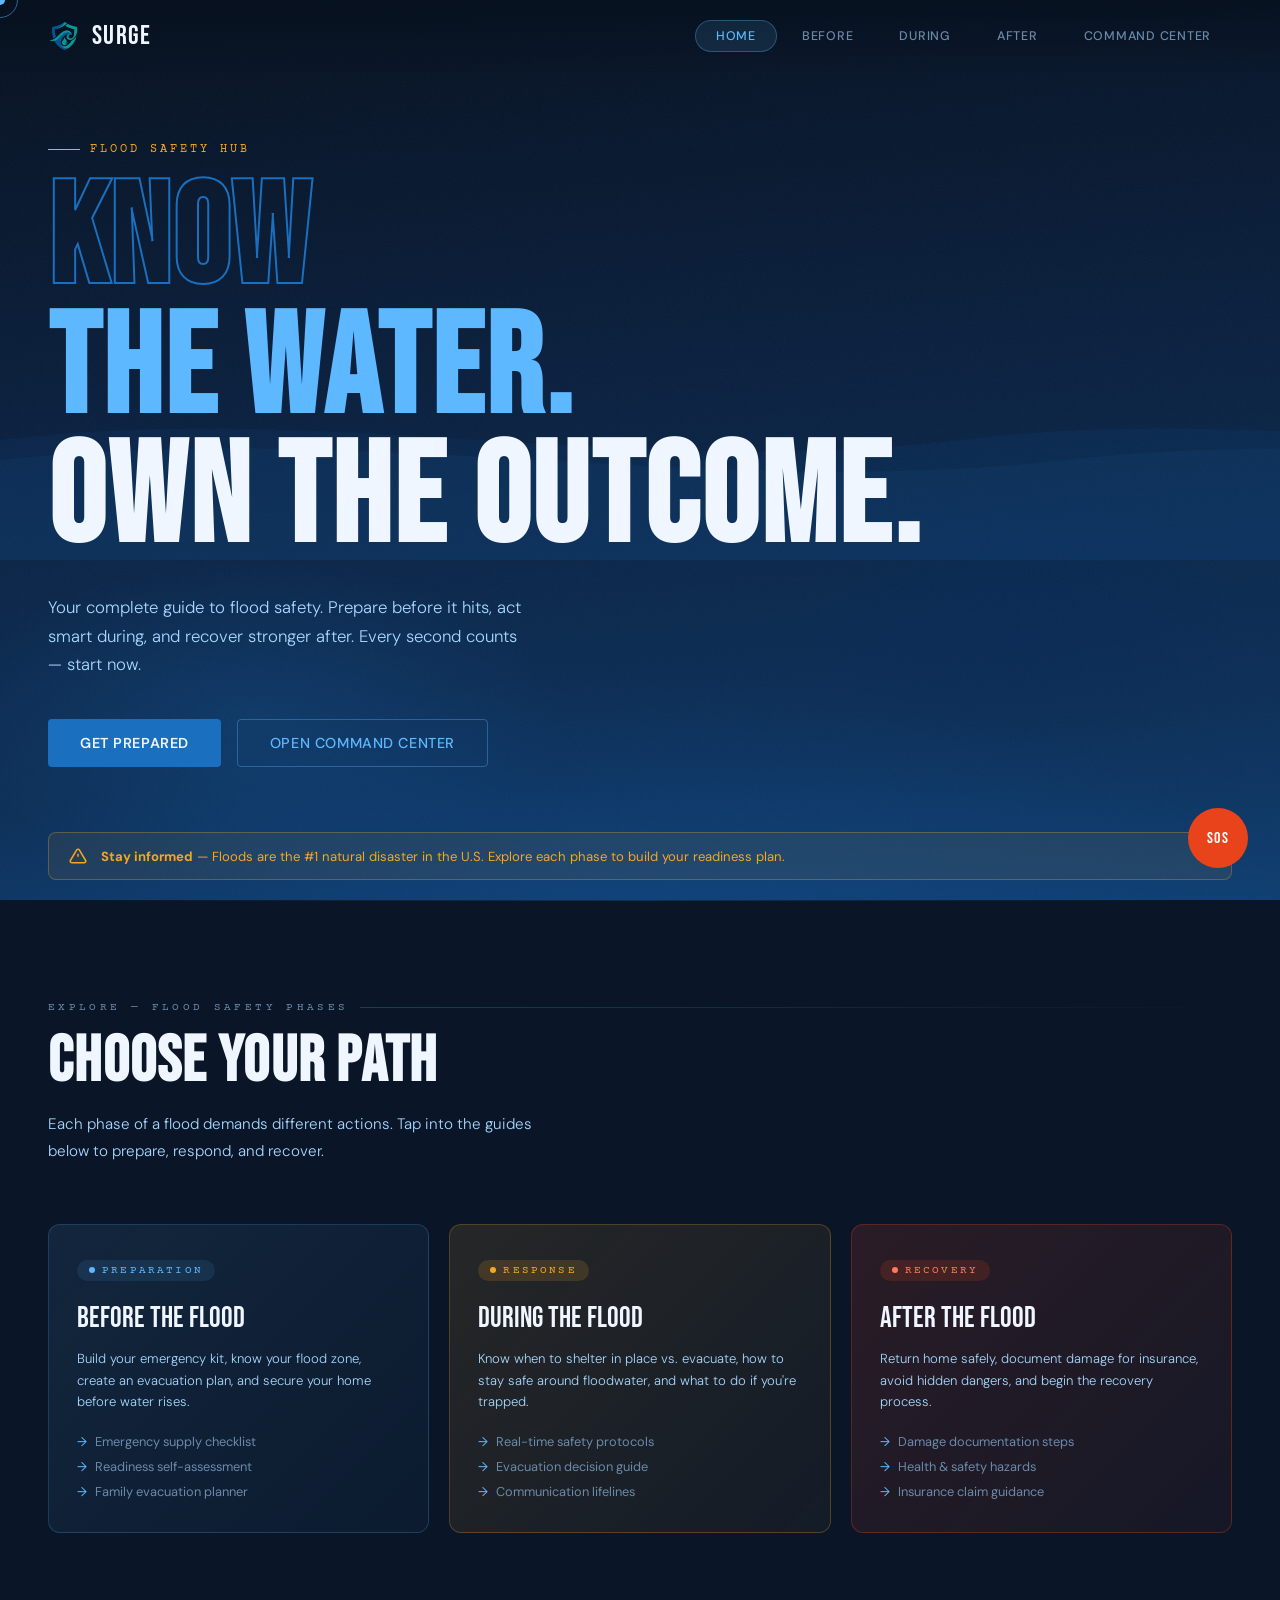
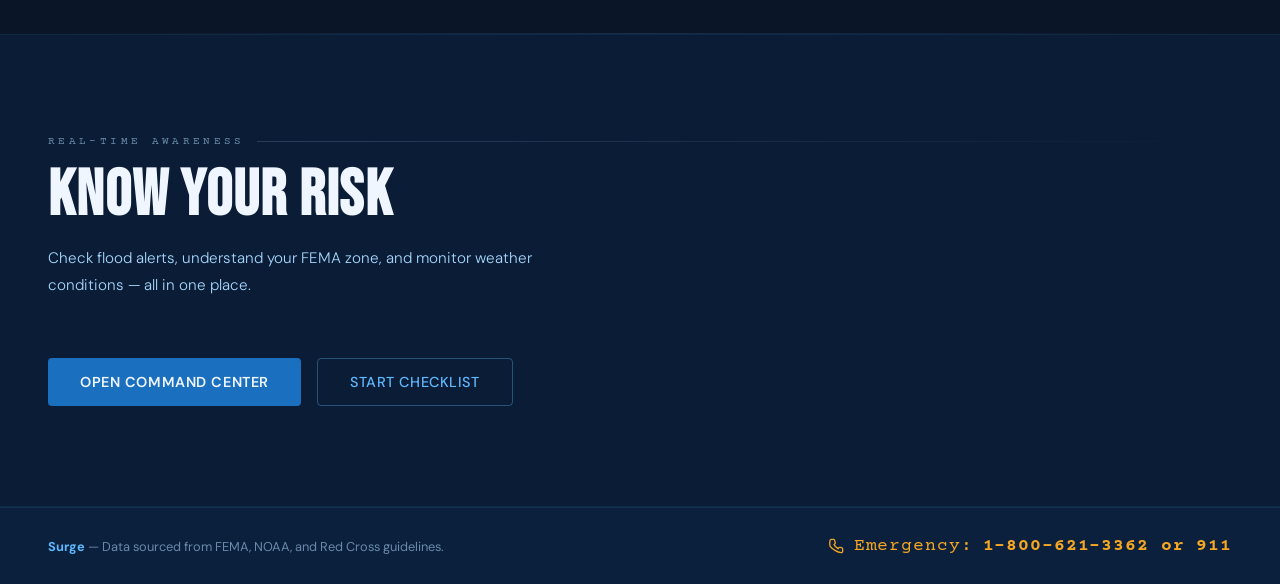
<file: index.html>
<!DOCTYPE html>
<html lang="en">

<head>
    <meta charset="UTF-8" />
    <meta name="viewport" content="width=device-width, initial-scale=1.0" />
    <title>Surge | Professional Flood Safety & Response</title>
    <meta name="description" content="Surge is your all-in-one flood safety command center. Real-time radar, safe route-finding, and forensic damage documentation.">
    <link rel="manifest" href="manifest.json">
    <meta name="theme-color" content="#020c1b">

    <!-- Open Graph / Facebook -->
    <meta property="og:type" content="website">
    <meta property="og:url" content="https://surgeflood.com/">
    <meta property="og:title" content="Surge | Professional Flood Safety & Response">
    <meta property="og:description" content="Emergency response toolkit for survivors. Radar, routing, and forensic claims documentation.">
    <meta property="og:image" content="assets/logo.png">

    <!-- Twitter -->
    <meta property="twitter:card" content="summary_large_image">
    <meta property="twitter:title" content="Surge | Professional Flood Safety & Response">
    <meta property="twitter:description" content="All-in-one flood command center for survival and documentation.">
    
    <link
        href="https://fonts.googleapis.com/css2?family=Bebas+Neue&family=DM+Sans:ital,wght@0,300;0,400;0,500;0,700;1,300&family=Courier+Prime:wght@400;700&display=swap"
        rel="stylesheet" />
    <link rel="stylesheet" href="style.css" />
    <link rel="icon" type="image/png" href="assets/logo.png">
</head>

<body>

    <!-- Custom cursor -->
    <div class="cursor" id="cursor"></div>
    <div class="cursor-ring" id="cursorRing"></div>

    <!-- Scroll progress bar -->
    <div class="scroll-bar" id="scrollBar"></div>

    <!-- Background -->
    <div class="bg-water">
        <!-- Wave SVGs -->
        <div class="wave-lines">
            <svg viewBox="0 0 1440 200" preserveAspectRatio="none" xmlns="http://www.w3.org/2000/svg" height="200">
                <path
                    d="M0,80 C180,40 360,120 540,80 C720,40 900,120 1080,80 C1260,40 1380,100 1440,80 L1440,200 L0,200 Z"
                    fill="rgba(14,77,146,0.12)" />
                <path
                    d="M0,100 C200,60 400,140 600,100 C800,60 1000,140 1200,100 C1320,75 1400,110 1440,100 L1440,200 L0,200 Z"
                    fill="rgba(26,111,191,0.08)" style="animation-delay:-3s" />
            </svg>
        </div>
        <!-- Particles -->
        <div class="particles" id="particles"></div>
    </div>
    <div class="grain"></div>

    <!-- Page -->
    <div class="page">

        <!-- Nav -->
        <nav>
            <div class="nav-logo">
                <a href="index.html">
                    <img src="assets/logo.png" alt="Surge Logo" />
                    Surge
                </a>
            </div>
            <div class="nav-toggle" id="navToggle">
                <span></span>
                <span></span>
                <span></span>
            </div>
            <div class="nav-tabs" id="navTabs">
                <a href="index.html" class="nav-tab active">Home</a>
                <a href="before.html" class="nav-tab">Before</a>
                <a href="during.html" class="nav-tab">During</a>
                <a href="after.html" class="nav-tab">After</a>
                <a href="detect.html" class="nav-tab">Command Center</a>
            </div>
        </nav>

        <!-- Hero -->
        <section class="hero">
            <div class="hero-eyebrow">Flood Safety Hub</div>
            <h1 class="hero-title">
                <span class="outline">Know</span>
                <span class="accent">The Water.</span>
                <span>Own</span>
                <span>The Outcome.</span>
            </h1>
            <p class="hero-subtitle">
                Your complete guide to flood safety. Prepare before it hits, act smart during,
                and recover stronger after. Every second counts — start now.
            </p>
            <div class="hero-cta">
                <a href="before.html" class="btn-primary"
                    style="text-decoration:none; display:inline-flex; align-items:center;">Get Prepared</a>
                <a href="detect.html" class="btn-ghost"
                    style="text-decoration:none; display:inline-flex; align-items:center;">Open Command Center</a>
            </div>

            <div class="alert-ribbon">
                <svg width="18" height="18" viewBox="0 0 24 24" fill="none" stroke="currentColor" stroke-width="2">
                    <path d="M10.29 3.86L1.82 18a2 2 0 001.71 3h16.94a2 2 0 001.71-3L13.71 3.86a2 2 0 00-3.42 0z" />
                    <line x1="12" y1="9" x2="12" y2="13" />
                    <line x1="12" y1="17" x2="12.01" y2="17" />
                </svg>
                <span><strong>Stay informed</strong> — Floods are the #1 natural disaster in the U.S. Explore each
                    phase to build your readiness plan.</span>
            </div>
        </section>

        <div class="divider"></div>

        <!-- Quick Navigation Cards -->
        <section>
            <div class="section-label">Explore — Flood Safety Phases</div>
            <h2 class="section-title reveal">Choose Your Path</h2>
            <p class="section-desc reveal reveal-delay-1">Each phase of a flood demands different actions.
                Tap into the guides below to prepare, respond, and recover.</p>

            <div class="zone-grid">
                <a href="before.html" class="zone-card low reveal" style="text-decoration:none; color:inherit;">
                    <div class="zone-badge">Preparation</div>
                    <div class="zone-title">Before the Flood</div>
                    <div class="zone-desc">Build your emergency kit, know your flood zone, create an evacuation plan,
                        and secure your home before water rises.</div>
                    <ul class="zone-actions">
                        <li>Emergency supply checklist</li>
                        <li>Readiness self-assessment</li>
                        <li>Family evacuation planner</li>
                    </ul>
                </a>
                <a href="during.html" class="zone-card medium reveal reveal-delay-1"
                    style="text-decoration:none; color:inherit;">
                    <div class="zone-badge">Response</div>
                    <div class="zone-title">During the Flood</div>
                    <div class="zone-desc">Know when to shelter in place vs. evacuate, how to stay safe around
                        floodwater, and what to do if you're trapped.</div>
                    <ul class="zone-actions">
                        <li>Real-time safety protocols</li>
                        <li>Evacuation decision guide</li>
                        <li>Communication lifelines</li>
                    </ul>
                </a>
                <a href="after.html" class="zone-card high reveal reveal-delay-2"
                    style="text-decoration:none; color:inherit;">
                    <div class="zone-badge">Recovery</div>
                    <div class="zone-title">After the Flood</div>
                    <div class="zone-desc">Return home safely, document damage for insurance, avoid hidden dangers,
                        and begin the recovery process.</div>
                    <ul class="zone-actions">
                        <li>Damage documentation steps</li>
                        <li>Health & safety hazards</li>
                        <li>Insurance claim guidance</li>
                    </ul>
                </a>
            </div>
        </section>

        <div class="divider"></div>

        <!-- Detect CTA -->
        <section class="meter-section">
            <div class="section-label">Real-Time Awareness</div>
            <h2 class="section-title reveal">Know Your Risk</h2>
            <p class="section-desc reveal reveal-delay-1">Check flood alerts, understand your FEMA zone,
                and monitor weather conditions — all in one place.</p>
            <div class="hero-cta reveal reveal-delay-2" style="animation:none; opacity:1; transform:none;">
                <a href="detect.html" class="btn-primary"
                    style="text-decoration:none; display:inline-flex; align-items:center;">Open Command Center</a>
                <a href="before.html" class="btn-ghost"
                    style="text-decoration:none; display:inline-flex; align-items:center;">Start Checklist</a>
            </div>
        </section>

        <!-- Bottom strip -->
        <div class="strip">
            <div class="strip-text">
                <strong>Surge</strong> — Data sourced from FEMA, NOAA, and Red Cross
                guidelines.
            </div>
            <div class="strip-hotline">
                <svg width="16" height="16" viewBox="0 0 24 24" fill="none" stroke="currentColor" stroke-width="2">
                    <path
                        d="M22 16.92v3a2 2 0 01-2.18 2 19.79 19.79 0 01-8.63-3.07A19.5 19.5 0 013 12.18 19.79 19.79 0 013.07 3.5 2 2 0 015.11 2h3a2 2 0 012 1.72c.127.96.361 1.903.7 2.81a2 2 0 01-.45 2.11L9.09 9.91A16 16 0 0015 15.91l1.27-1.27a2 2 0 012.11-.45c.907.339 1.85.573 2.81.7A2 2 0 0122 16.92z" />
                </svg>
                Emergency: <strong>1-800-621-3362 or 911</strong>
            </div>
        </div>

    </div><!-- /page -->

    <!-- Floating SOS -->
    <button class="sos-btn">SOS</button>

    <script src="script.js"></script>
</body>

</html>
</file>
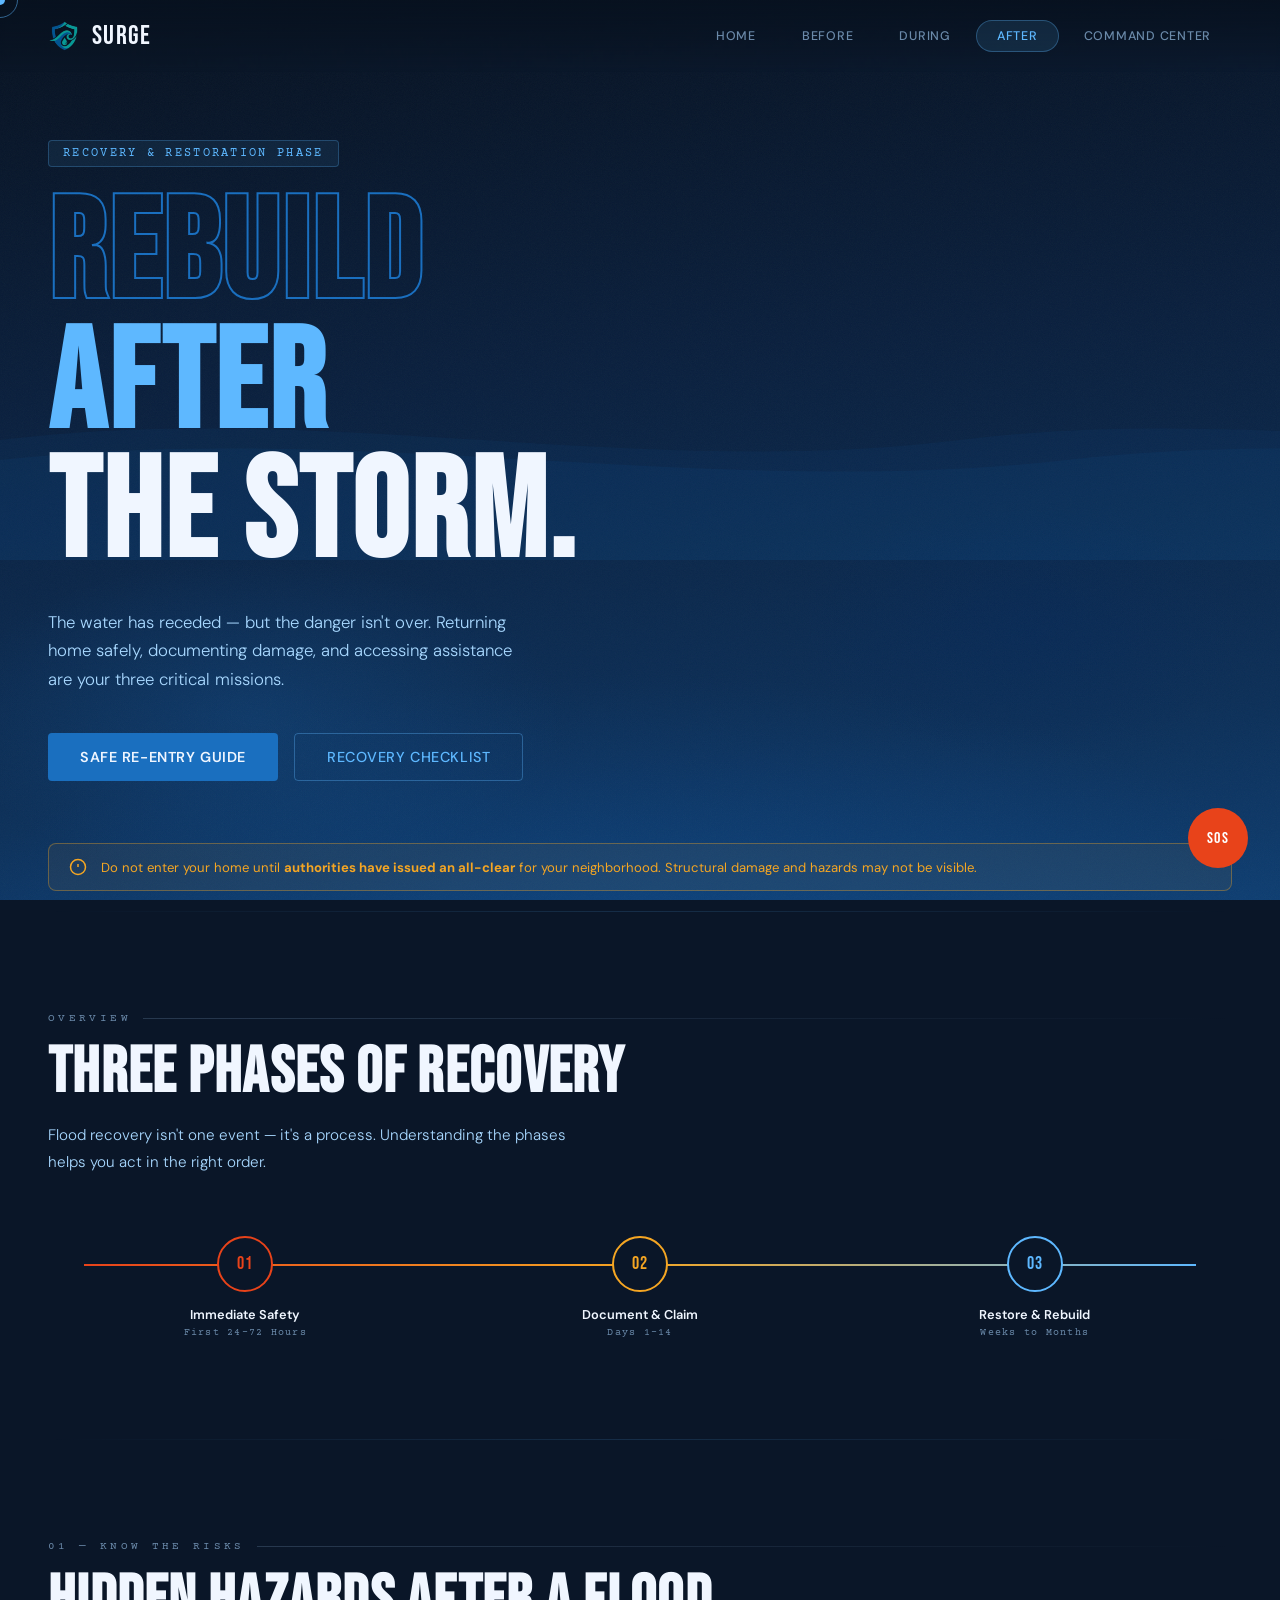
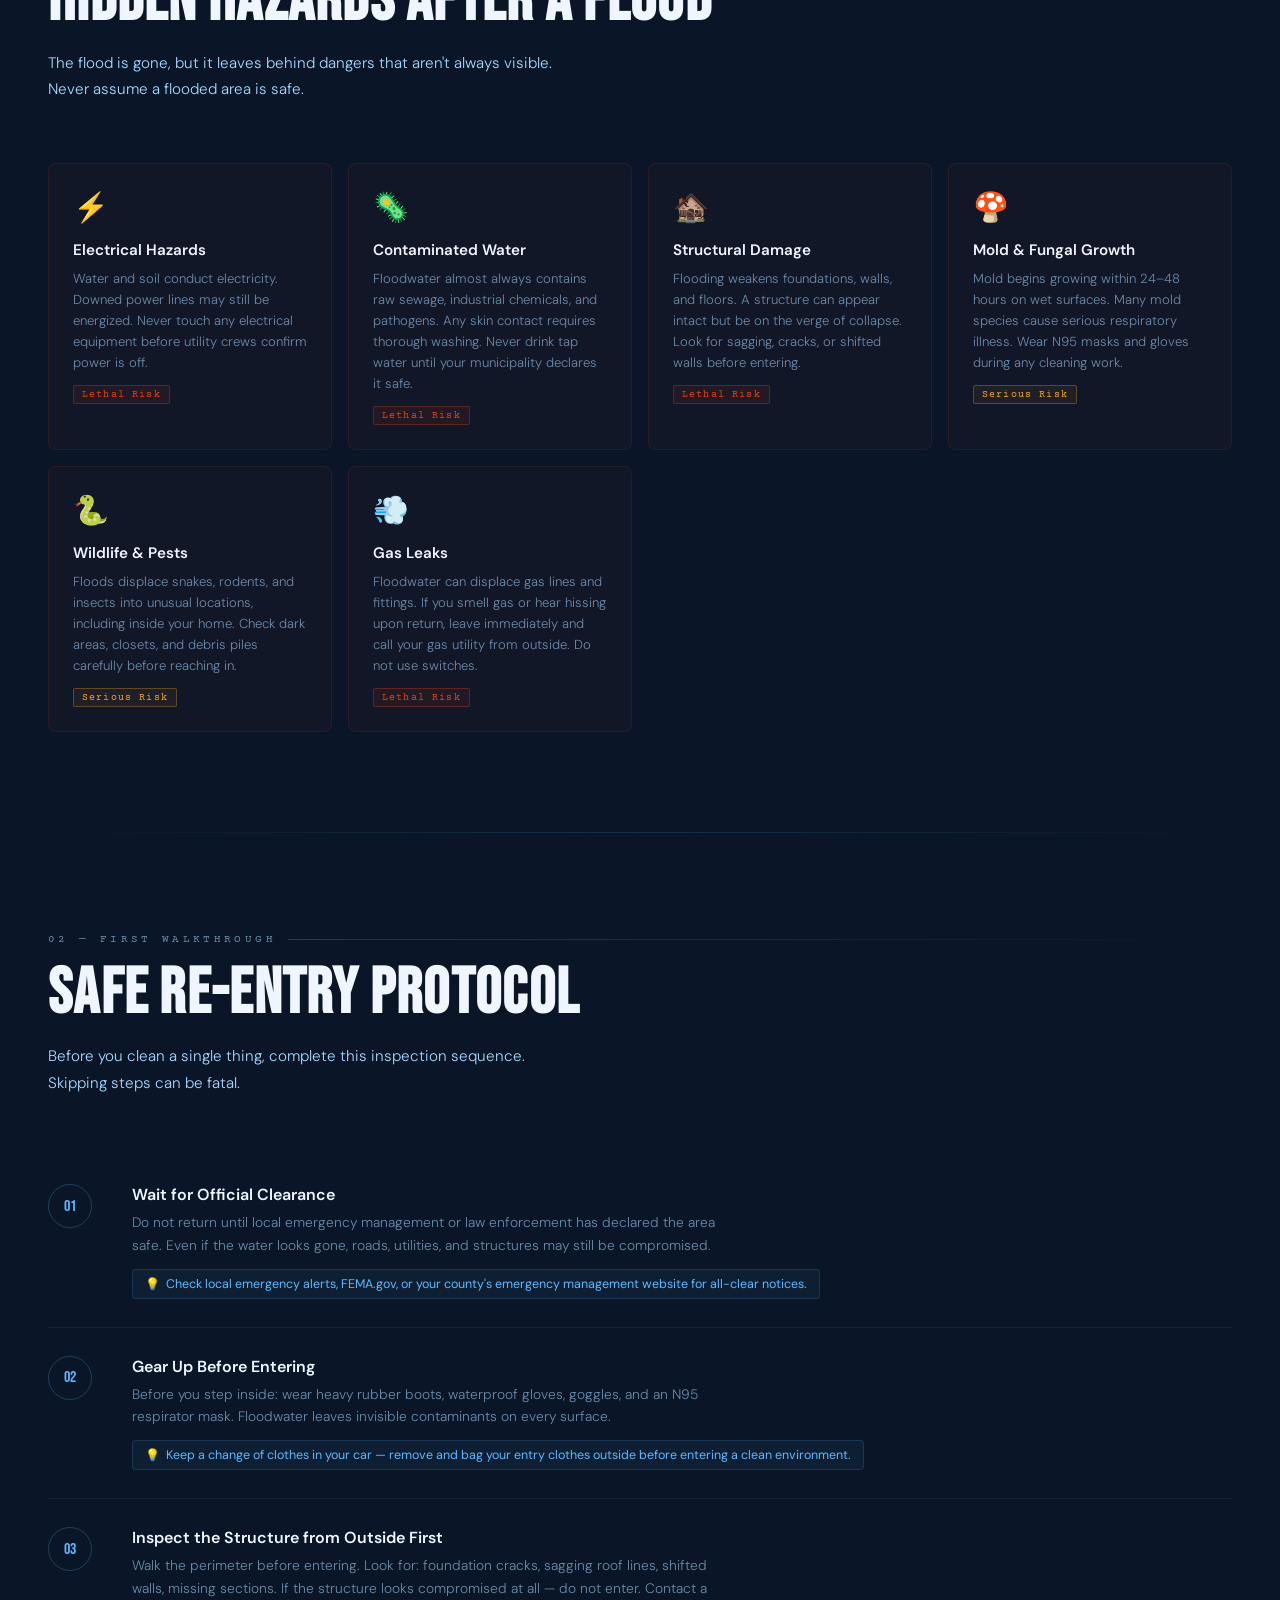
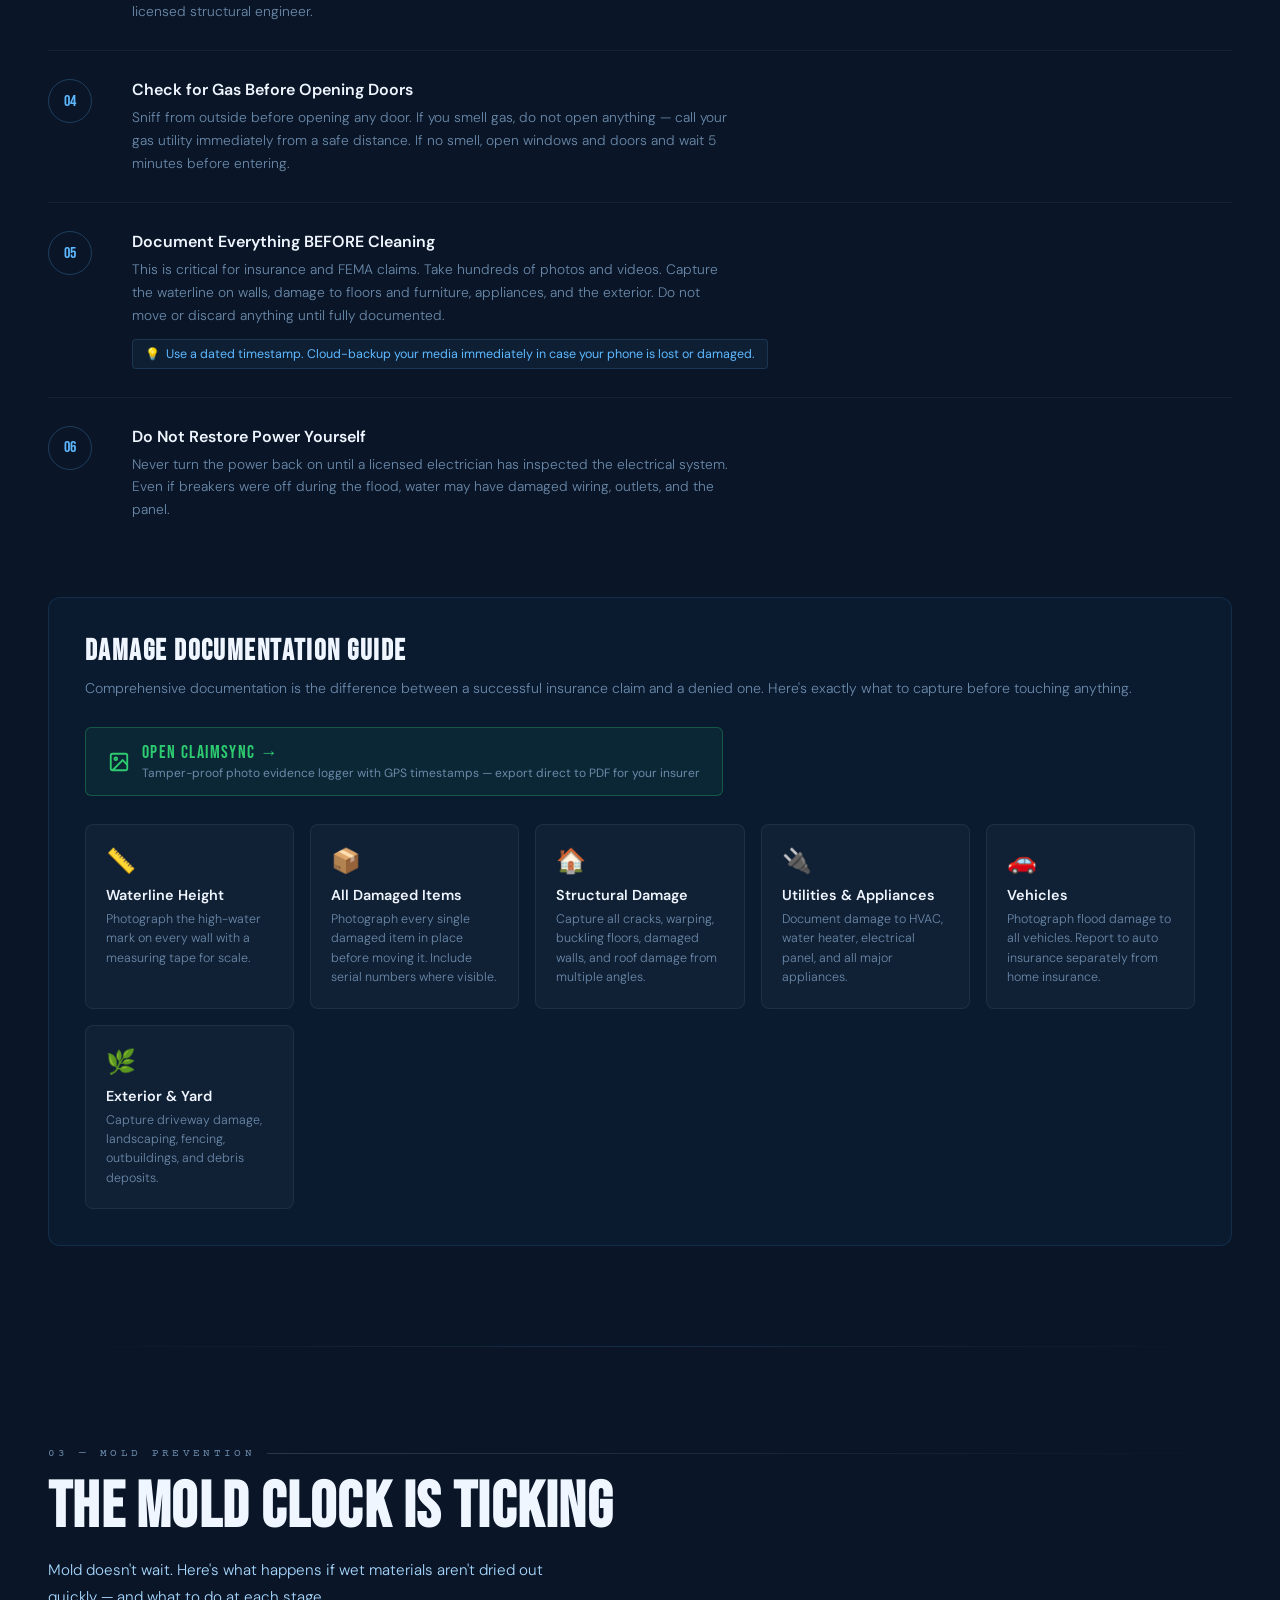
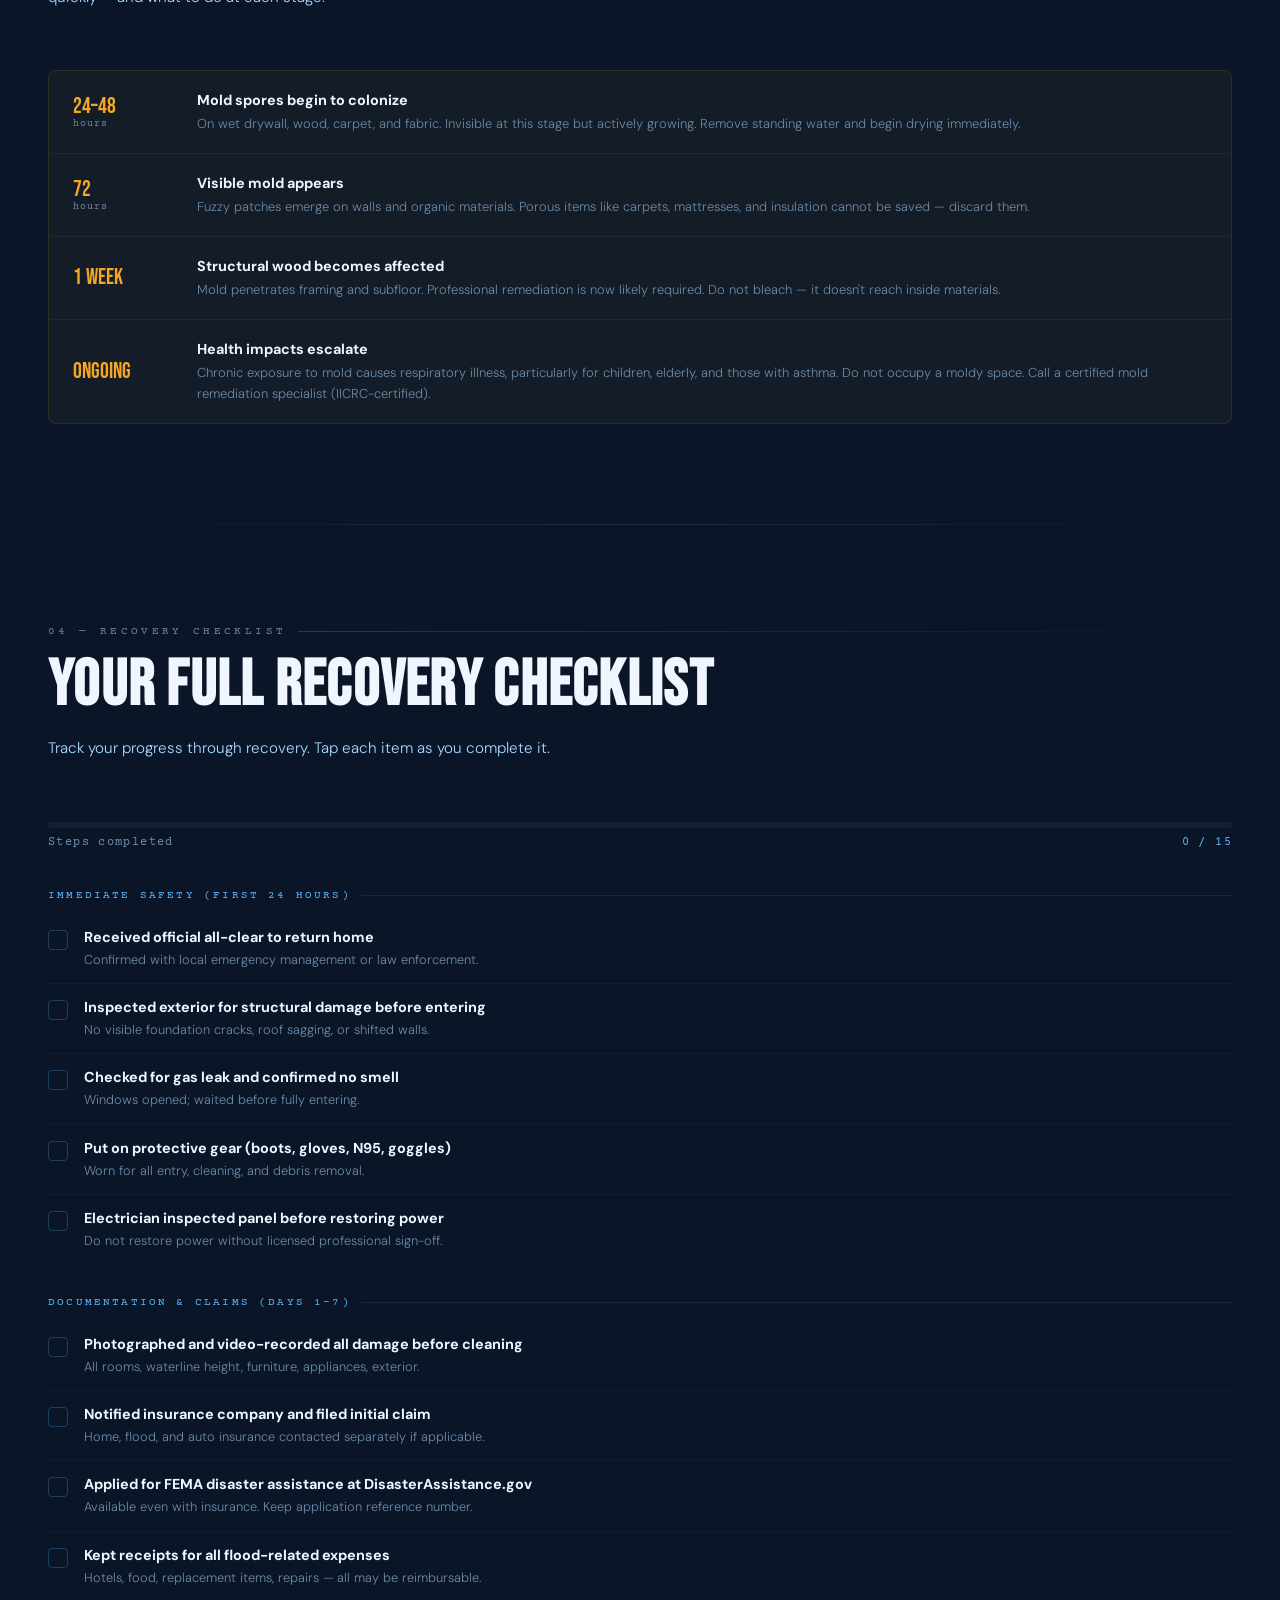
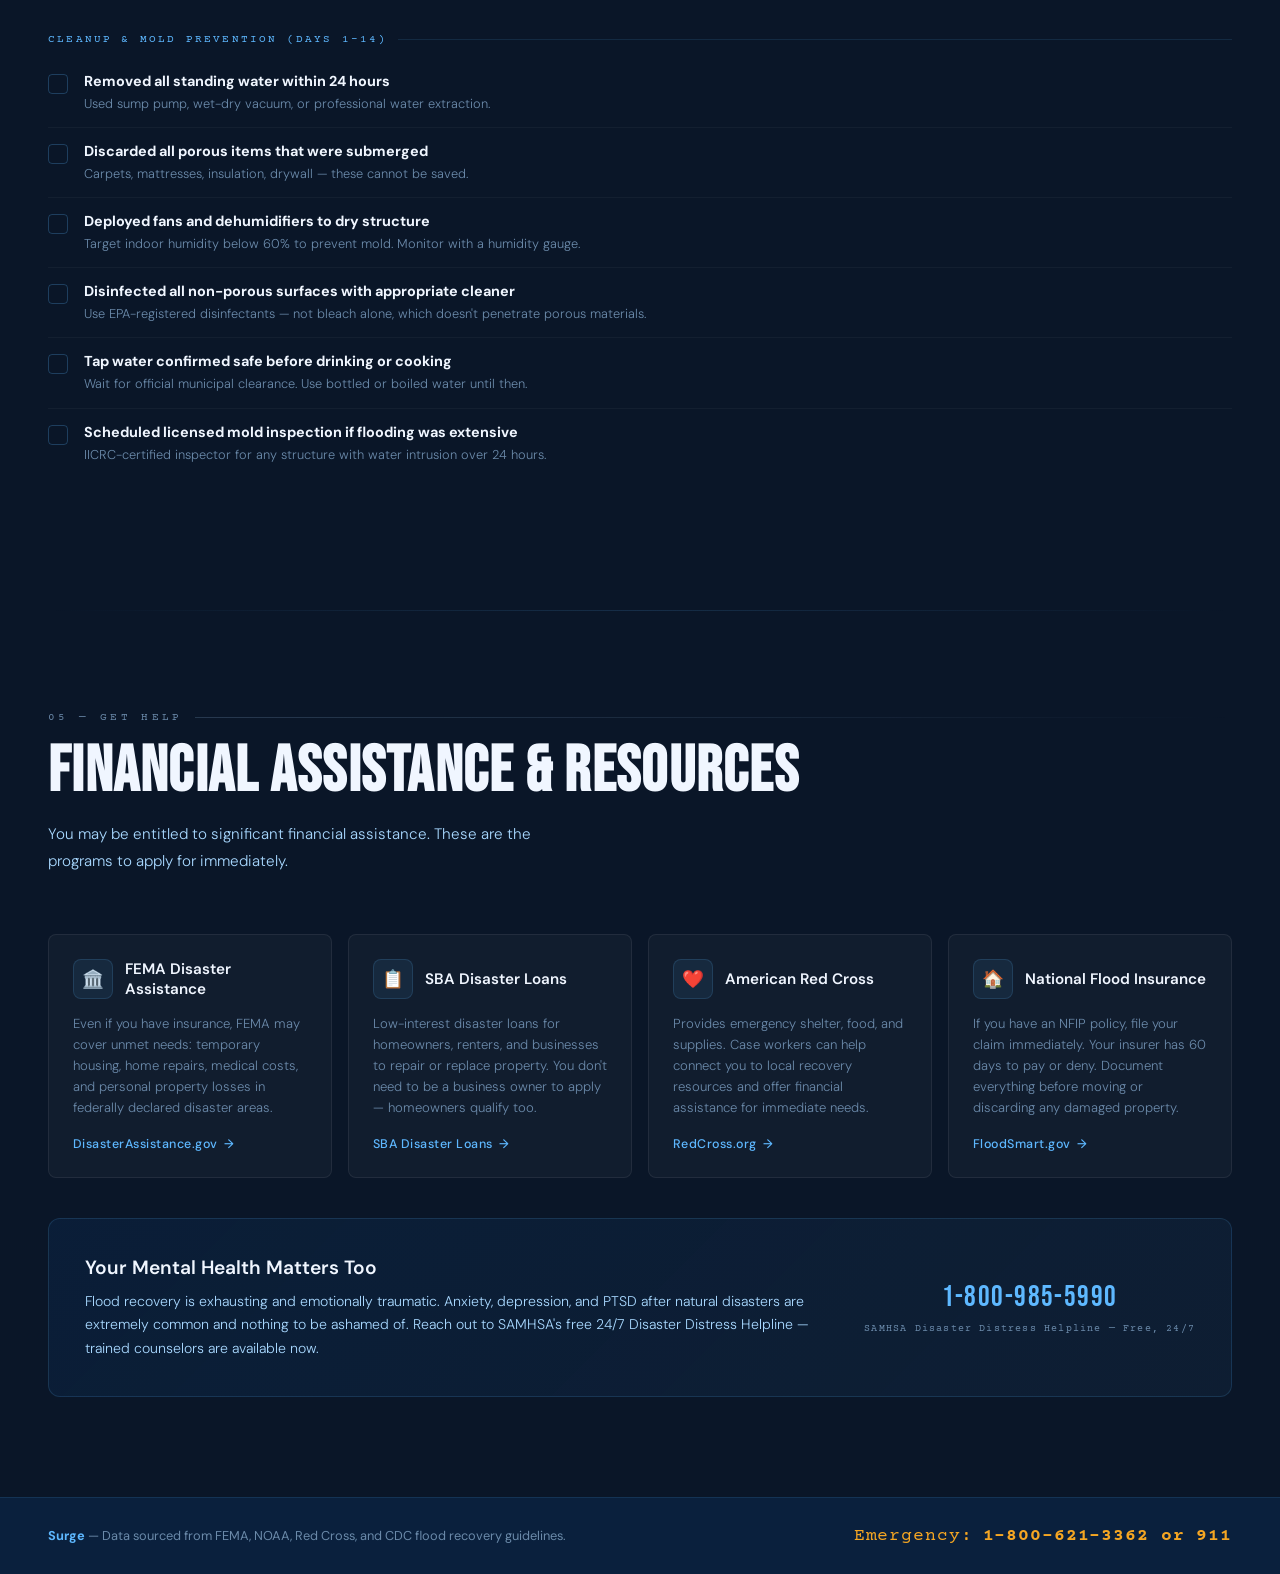
<file: after.html>
<!DOCTYPE html>
<html lang="en">

<head>
    <meta charset="UTF-8" />
    <meta name="viewport" content="width=device-width, initial-scale=1.0" />
    <title>Surge | After a Flood</title>
    <meta name="description"
        content="Recovery, safety, and damage documentation steps for returning home after a flood.">
    <link rel="manifest" href="manifest.json">
    <meta name="theme-color" content="#020c1b">
    <link
        href="https://fonts.googleapis.com/css2?family=Bebas+Neue&family=DM+Sans:ital,wght@0,300;0,400;0,500;0,700;1,300&family=Courier+Prime:wght@400;700&display=swap"
        rel="stylesheet" />
    <link rel="stylesheet" href="style.css" />
    <link rel="icon" type="image/png" href="assets/logo.png">
    <style>
        /* ── AFTER PAGE EXTRAS ── */

        .recovery-badge {
            display: inline-flex;
            align-items: center;
            gap: 8px;
            background: rgba(94, 184, 255, 0.08);
            border: 1px solid rgba(94, 184, 255, 0.25);
            border-radius: 4px;
            padding: 6px 14px;
            font-family: 'Courier Prime', monospace;
            font-size: 0.72rem;
            letter-spacing: 0.2em;
            color: var(--foam);
            text-transform: uppercase;
            margin-bottom: 24px;
            animation: fadeUp 0.6s 0.2s forwards;
            opacity: 0;
        }

        /* PHASE TIMELINE */
        .phase-timeline {
            display: flex;
            gap: 0;
            margin-top: 48px;
            position: relative;
        }

        .phase-timeline::before {
            content: '';
            position: absolute;
            top: 28px;
            left: 36px;
            right: 36px;
            height: 2px;
            background: linear-gradient(to right, var(--danger), var(--warning), var(--foam));
            z-index: 0;
        }

        .phase-step {
            flex: 1;
            display: flex;
            flex-direction: column;
            align-items: center;
            text-align: center;
            position: relative;
            z-index: 1;
            padding: 0 12px;
        }

        .phase-dot {
            width: 56px;
            height: 56px;
            border-radius: 50%;
            display: flex;
            align-items: center;
            justify-content: center;
            font-family: 'Bebas Neue', sans-serif;
            font-size: 1.1rem;
            letter-spacing: 0.05em;
            margin-bottom: 14px;
            border: 2px solid;
            background: var(--navy);
            flex-shrink: 0;
        }

        .phase-step:nth-child(1) .phase-dot {
            color: var(--danger);
            border-color: var(--danger);
        }

        .phase-step:nth-child(2) .phase-dot {
            color: var(--warning);
            border-color: var(--warning);
        }

        .phase-step:nth-child(3) .phase-dot {
            color: var(--foam);
            border-color: var(--foam);
        }

        .phase-title {
            font-size: 0.8rem;
            font-weight: 600;
            color: var(--white);
            margin-bottom: 4px;
        }

        .phase-when {
            font-family: 'Courier Prime', monospace;
            font-size: 0.65rem;
            letter-spacing: 0.12em;
            color: var(--muted);
        }

        /* HAZARD CARDS */
        .hazard-grid {
            display: grid;
            grid-template-columns: repeat(auto-fit, minmax(240px, 1fr));
            gap: 16px;
            margin-top: 40px;
        }

        .hazard-card {
            background: rgba(232, 67, 26, 0.04);
            border: 1px solid rgba(232, 67, 26, 0.12);
            border-radius: 8px;
            padding: 24px;
            transition: border-color 0.2s, background 0.2s;
        }

        .hazard-card:hover {
            background: rgba(232, 67, 26, 0.08);
            border-color: rgba(232, 67, 26, 0.25);
        }

        .hazard-icon {
            font-size: 1.8rem;
            margin-bottom: 14px;
            display: block;
        }

        .hazard-card h4 {
            font-size: 0.95rem;
            font-weight: 600;
            color: var(--white);
            margin-bottom: 8px;
        }

        .hazard-card p {
            font-size: 0.82rem;
            color: var(--muted);
            line-height: 1.6;
            font-weight: 300;
        }

        .hazard-level {
            display: inline-block;
            font-family: 'Courier Prime', monospace;
            font-size: 0.6rem;
            letter-spacing: 0.12em;
            padding: 3px 8px;
            border-radius: 2px;
            margin-top: 12px;
            border: 1px solid rgba(232, 67, 26, 0.3);
            color: var(--danger);
            background: rgba(232, 67, 26, 0.08);
        }

        .hazard-level.warn {
            border-color: rgba(245, 166, 35, 0.3);
            color: var(--warning);
            background: rgba(245, 166, 35, 0.06);
        }

        /* RECOVERY STEPS — step-by-step with icons */
        .recovery-steps {
            display: flex;
            flex-direction: column;
            gap: 0;
            margin-top: 48px;
        }

        .recovery-step {
            display: grid;
            grid-template-columns: 60px 1fr;
            gap: 24px;
            padding: 28px 0;
            border-bottom: 1px solid rgba(255, 255, 255, 0.05);
            align-items: start;
        }

        .recovery-step:last-child {
            border-bottom: none;
        }

        .step-circle {
            width: 44px;
            height: 44px;
            border-radius: 50%;
            border: 1.5px solid rgba(94, 184, 255, 0.25);
            display: flex;
            align-items: center;
            justify-content: center;
            font-family: 'Bebas Neue', sans-serif;
            font-size: 1rem;
            color: var(--foam);
            flex-shrink: 0;
        }

        .step-body h4 {
            font-size: 1rem;
            font-weight: 600;
            color: var(--white);
            margin-bottom: 6px;
        }

        .step-body p {
            font-size: 0.86rem;
            color: var(--muted);
            line-height: 1.65;
            font-weight: 300;
            max-width: 600px;
        }

        .step-tip {
            display: inline-flex;
            align-items: center;
            gap: 6px;
            margin-top: 12px;
            font-size: 0.78rem;
            color: var(--foam);
            background: rgba(94, 184, 255, 0.06);
            border: 1px solid rgba(94, 184, 255, 0.15);
            border-radius: 4px;
            padding: 6px 12px;
        }

        .step-tip::before {
            content: '💡';
            font-size: 0.75rem;
        }

        /* DOCUMENTATION GUIDE */
        .doc-box {
            background: rgba(14, 77, 146, 0.08);
            border: 1px solid rgba(94, 184, 255, 0.12);
            border-radius: 12px;
            padding: 36px;
            margin-top: 48px;
        }

        .doc-box h3 {
            font-family: 'Bebas Neue', sans-serif;
            font-size: 1.8rem;
            letter-spacing: 0.05em;
            color: var(--white);
            margin-bottom: 8px;
        }

        .doc-box>p {
            font-size: 0.88rem;
            color: var(--muted);
            font-weight: 300;
            line-height: 1.6;
            margin-bottom: 28px;
        }

        .doc-grid {
            display: grid;
            grid-template-columns: repeat(auto-fit, minmax(200px, 1fr));
            gap: 16px;
        }

        .doc-item {
            background: rgba(255, 255, 255, 0.03);
            border: 1px solid rgba(255, 255, 255, 0.06);
            border-radius: 8px;
            padding: 20px;
        }

        .doc-item .doc-icon {
            font-size: 1.5rem;
            margin-bottom: 10px;
            display: block;
        }

        .doc-item h5 {
            font-size: 0.9rem;
            font-weight: 600;
            color: var(--white);
            margin-bottom: 6px;
        }

        .doc-item p {
            font-size: 0.78rem;
            color: var(--muted);
            line-height: 1.55;
            font-weight: 300;
        }

        /* MOLD TIMELINE */
        .mold-timeline {
            display: flex;
            flex-direction: column;
            gap: 0;
            margin-top: 40px;
            background: rgba(245, 166, 35, 0.04);
            border: 1px solid rgba(245, 166, 35, 0.12);
            border-radius: 8px;
            overflow: hidden;
        }

        .mold-row {
            display: grid;
            grid-template-columns: 100px 1fr;
            align-items: center;
            gap: 24px;
            padding: 20px 24px;
            border-bottom: 1px solid rgba(245, 166, 35, 0.08);
        }

        .mold-row:last-child {
            border-bottom: none;
        }

        .mold-time {
            font-family: 'Bebas Neue', sans-serif;
            font-size: 1.4rem;
            color: var(--warning);
            line-height: 1;
        }

        .mold-time small {
            display: block;
            font-family: 'Courier Prime', monospace;
            font-size: 0.6rem;
            letter-spacing: 0.1em;
            color: var(--muted);
        }

        .mold-desc strong {
            display: block;
            font-size: 0.9rem;
            color: var(--white);
            margin-bottom: 3px;
        }

        .mold-desc span {
            font-size: 0.81rem;
            color: var(--muted);
            font-weight: 300;
        }

        /* RECOVERY CHECKLIST */
        .recovery-checklist {
            display: flex;
            flex-direction: column;
            gap: 0;
            margin-top: 40px;
        }

        .rc-category {
            margin-bottom: 32px;
        }

        .rc-cat-label {
            font-family: 'Courier Prime', monospace;
            font-size: 0.68rem;
            letter-spacing: 0.2em;
            text-transform: uppercase;
            color: var(--foam);
            margin-bottom: 12px;
            display: flex;
            align-items: center;
            gap: 10px;
        }

        .rc-cat-label::after {
            content: '';
            flex: 1;
            height: 1px;
            background: rgba(94, 184, 255, 0.12);
        }

        .rc-item {
            display: flex;
            align-items: flex-start;
            gap: 16px;
            padding: 14px 0;
            border-bottom: 1px solid rgba(255, 255, 255, 0.04);
            cursor: pointer;
            user-select: none;
            transition: opacity 0.2s;
        }

        .rc-item:last-child {
            border-bottom: none;
        }

        .rc-item.done {
            opacity: 0.45;
        }

        .rc-item.done .rc-check {
            background: var(--tide);
            border-color: var(--tide);
        }

        .rc-item.done .rc-check::after {
            content: '';
            display: block;
            width: 10px;
            height: 6px;
            border-left: 2px solid white;
            border-bottom: 2px solid white;
            transform: rotate(-45deg) translate(1px, -1px);
            margin: auto;
        }

        .rc-check {
            width: 20px;
            height: 20px;
            border: 1.5px solid rgba(94, 184, 255, 0.25);
            border-radius: 4px;
            flex-shrink: 0;
            margin-top: 2px;
            display: flex;
            align-items: center;
            justify-content: center;
            transition: all 0.2s;
        }

        .rc-body strong {
            display: block;
            font-size: 0.9rem;
            color: var(--white);
            margin-bottom: 2px;
        }

        .rc-body span {
            font-size: 0.8rem;
            color: var(--muted);
            font-weight: 300;
            line-height: 1.5;
        }

        /* PROGRESS */
        .recovery-progress-wrap {
            background: rgba(255, 255, 255, 0.04);
            border-radius: 4px;
            height: 6px;
            margin-top: 32px;
            overflow: hidden;
        }

        .recovery-progress-bar {
            height: 100%;
            background: linear-gradient(90deg, var(--tide), var(--foam));
            border-radius: 4px;
            width: 0%;
            transition: width 0.4s ease;
        }

        .recovery-progress-label {
            font-family: 'Courier Prime', monospace;
            font-size: 0.72rem;
            letter-spacing: 0.12em;
            color: var(--muted);
            margin-top: 8px;
            display: flex;
            justify-content: space-between;
        }

        .recovery-progress-label span:last-child {
            color: var(--foam);
        }

        /* FEMA & ASSISTANCE CARDS */
        .assist-cards {
            display: grid;
            grid-template-columns: repeat(auto-fit, minmax(240px, 1fr));
            gap: 16px;
            margin-top: 40px;
        }

        .assist-card {
            background: rgba(255, 255, 255, 0.03);
            border: 1px solid rgba(255, 255, 255, 0.07);
            border-radius: 8px;
            padding: 24px;
            transition: border-color 0.2s;
        }

        .assist-card:hover {
            border-color: rgba(94, 184, 255, 0.2);
        }

        .assist-header {
            display: flex;
            align-items: center;
            gap: 12px;
            margin-bottom: 14px;
        }

        .assist-icon {
            width: 40px;
            height: 40px;
            border-radius: 8px;
            background: rgba(94, 184, 255, 0.08);
            border: 1px solid rgba(94, 184, 255, 0.15);
            display: flex;
            align-items: center;
            justify-content: center;
            font-size: 1.1rem;
            flex-shrink: 0;
        }

        .assist-card h4 {
            font-size: 0.95rem;
            font-weight: 600;
            color: var(--white);
        }

        .assist-card p {
            font-size: 0.82rem;
            color: var(--muted);
            line-height: 1.6;
            font-weight: 300;
            margin-bottom: 14px;
        }

        .assist-link {
            display: inline-flex;
            align-items: center;
            gap: 6px;
            font-size: 0.78rem;
            font-weight: 500;
            color: var(--foam);
            text-decoration: none;
            letter-spacing: 0.04em;
        }

        .assist-link:hover {
            text-decoration: underline;
        }

        .assist-link::after {
            content: '→';
        }

        /* Mental health section */
        .mental-banner {
            background: linear-gradient(135deg, rgba(14, 77, 146, 0.15), rgba(94, 184, 255, 0.05));
            border: 1px solid rgba(94, 184, 255, 0.15);
            border-radius: 12px;
            padding: 36px;
            margin-top: 40px;
            display: grid;
            grid-template-columns: 1fr auto;
            align-items: center;
            gap: 32px;
        }

        .mental-banner h3 {
            font-size: 1.2rem;
            font-weight: 600;
            margin-bottom: 10px;
        }

        .mental-banner p {
            font-size: 0.88rem;
            color: var(--sky);
            line-height: 1.65;
            font-weight: 300;
        }

        .mental-hotline {
            text-align: center;
            flex-shrink: 0;
        }

        .mental-hotline .mh-num {
            font-family: 'Bebas Neue', sans-serif;
            font-size: 1.8rem;
            color: var(--foam);
            letter-spacing: 0.05em;
            display: block;
        }

        .mental-hotline small {
            font-family: 'Courier Prime', monospace;
            font-size: 0.62rem;
            letter-spacing: 0.12em;
            color: var(--muted);
        }

        @media (max-width: 768px) {
            .phase-timeline::before {
                display: none;
            }

            .phase-timeline {
                flex-direction: column;
                gap: 16px;
            }

            .phase-step {
                flex-direction: row;
                align-items: center;
                text-align: left;
                gap: 16px;
            }

            .phase-dot {
                margin-bottom: 0;
            }

            .recovery-step {
                grid-template-columns: 44px 1fr;
            }

            .mental-banner {
                grid-template-columns: 1fr;
                gap: 20px;
            }

            .mental-hotline {
                text-align: left;
            }
        }
    </style>
</head>

<body>
    <div class="cursor" id="cursor"></div>
    <div class="cursor-ring" id="cursorRing"></div>
    <div class="scroll-bar" id="scrollBar"></div>

    <div class="bg-water">
        <div class="wave-lines">
            <svg viewBox="0 0 1440 200" preserveAspectRatio="none" xmlns="http://www.w3.org/2000/svg" height="200">
                <path
                    d="M0,80 C180,40 360,120 540,80 C720,40 900,120 1080,80 C1260,40 1380,100 1440,80 L1440,200 L0,200 Z"
                    fill="rgba(14,77,146,0.1)" />
                <path
                    d="M0,100 C200,60 400,140 600,100 C800,60 1000,140 1200,100 C1320,75 1400,110 1440,100 L1440,200 L0,200 Z"
                    fill="rgba(26,111,191,0.07)" style="animation-delay:-3s" />
            </svg>
        </div>
        <div class="particles" id="particles"></div>
    </div>
    <div class="grain"></div>

    <div class="page">
        <nav>
            <div class="nav-logo">
                <a href="index.html"><img src="assets/logo.png" alt="Surge Logo" /> Surge</a>
            </div>
            <div class="nav-toggle" id="navToggle"><span></span><span></span><span></span></div>
            <div class="nav-tabs" id="navTabs">
                <a href="index.html" class="nav-tab">Home</a>
                <a href="before.html" class="nav-tab">Before</a>
                <a href="during.html" class="nav-tab">During</a>
                <a href="after.html" class="nav-tab active">After</a>
                <a href="detect.html" class="nav-tab">Command Center</a>
            </div>
        </nav>

        <!-- HERO -->
        <section class="hero">
            <div class="recovery-badge">Recovery & Restoration Phase</div>
            <h1 class="hero-title">
                <span class="outline">Rebuild</span>
                <span class="accent">After</span>
                <span>The Storm.</span>
            </h1>
            <p class="hero-subtitle">
                The water has receded — but the danger isn't over. Returning home safely,
                documenting damage, and accessing assistance are your three critical missions.
            </p>
            <div class="hero-cta">
                <button class="btn-primary"
                    onclick="document.getElementById('reentry').scrollIntoView({behavior:'smooth'})">Safe Re-Entry
                    Guide</button>
                <button class="btn-ghost"
                    onclick="document.getElementById('checklist').scrollIntoView({behavior:'smooth'})">Recovery
                    Checklist</button>
            </div>

            <div class="alert-ribbon"
                style="border-color:rgba(245,166,35,0.35); background:rgba(245,166,35,0.06); color:var(--warning)">
                <svg width="18" height="18" viewBox="0 0 24 24" fill="none" stroke="currentColor" stroke-width="2"
                    style="flex-shrink:0">
                    <circle cx="12" cy="12" r="10" />
                    <line x1="12" y1="8" x2="12" y2="12" />
                    <line x1="12" y1="16" x2="12.01" y2="16" />
                </svg>
                <span>Do not enter your home until <strong>authorities have issued an all-clear</strong> for your
                    neighborhood. Structural damage and hazards may not be visible.</span>
            </div>
        </section>

        <div class="divider"></div>

        <!-- RECOVERY PHASES -->
        <section>
            <div class="section-label">Overview</div>
            <h2 class="section-title reveal">Three Phases of Recovery</h2>
            <p class="section-desc reveal reveal-delay-1">Flood recovery isn't one event — it's a process. Understanding
                the phases helps you act in the right order.</p>

            <div class="phase-timeline reveal">
                <div class="phase-step">
                    <div class="phase-dot">01</div>
                    <div class="phase-title">Immediate Safety</div>
                    <div class="phase-when">First 24–72 Hours</div>
                </div>
                <div class="phase-step">
                    <div class="phase-dot">02</div>
                    <div class="phase-title">Document & Claim</div>
                    <div class="phase-when">Days 1–14</div>
                </div>
                <div class="phase-step">
                    <div class="phase-dot">03</div>
                    <div class="phase-title">Restore & Rebuild</div>
                    <div class="phase-when">Weeks to Months</div>
                </div>
            </div>
        </section>

        <div class="divider"></div>

        <!-- HIDDEN HAZARDS -->
        <section>
            <div class="section-label">01 — Know the Risks</div>
            <h2 class="section-title reveal">Hidden Hazards After a Flood</h2>
            <p class="section-desc reveal reveal-delay-1">The flood is gone, but it leaves behind dangers that aren't
                always visible. Never assume a flooded area is safe.</p>

            <div class="hazard-grid">
                <div class="hazard-card reveal">
                    <span class="hazard-icon">⚡</span>
                    <h4>Electrical Hazards</h4>
                    <p>Water and soil conduct electricity. Downed power lines may still be energized. Never touch any
                        electrical equipment before utility crews confirm power is off.</p>
                    <span class="hazard-level">Lethal Risk</span>
                </div>
                <div class="hazard-card reveal reveal-delay-1">
                    <span class="hazard-icon">🦠</span>
                    <h4>Contaminated Water</h4>
                    <p>Floodwater almost always contains raw sewage, industrial chemicals, and pathogens. Any skin
                        contact requires thorough washing. Never drink tap water until your municipality declares it
                        safe.</p>
                    <span class="hazard-level">Lethal Risk</span>
                </div>
                <div class="hazard-card reveal reveal-delay-2">
                    <span class="hazard-icon">🏚️</span>
                    <h4>Structural Damage</h4>
                    <p>Flooding weakens foundations, walls, and floors. A structure can appear intact but be on the
                        verge of collapse. Look for sagging, cracks, or shifted walls before entering.</p>
                    <span class="hazard-level">Lethal Risk</span>
                </div>
                <div class="hazard-card reveal reveal-delay-3">
                    <span class="hazard-icon">🍄</span>
                    <h4>Mold & Fungal Growth</h4>
                    <p>Mold begins growing within 24–48 hours on wet surfaces. Many mold species cause serious
                        respiratory illness. Wear N95 masks and gloves during any cleaning work.</p>
                    <span class="hazard-level warn">Serious Risk</span>
                </div>
                <div class="hazard-card reveal">
                    <span class="hazard-icon">🐍</span>
                    <h4>Wildlife & Pests</h4>
                    <p>Floods displace snakes, rodents, and insects into unusual locations, including inside your home.
                        Check dark areas, closets, and debris piles carefully before reaching in.</p>
                    <span class="hazard-level warn">Serious Risk</span>
                </div>
                <div class="hazard-card reveal reveal-delay-1">
                    <span class="hazard-icon">💨</span>
                    <h4>Gas Leaks</h4>
                    <p>Floodwater can displace gas lines and fittings. If you smell gas or hear hissing upon return,
                        leave immediately and call your gas utility from outside. Do not use switches.</p>
                    <span class="hazard-level">Lethal Risk</span>
                </div>
            </div>
        </section>

        <div class="divider"></div>

        <!-- SAFE RE-ENTRY STEPS -->
        <section id="reentry">
            <div class="section-label">02 — First Walkthrough</div>
            <h2 class="section-title reveal">Safe Re-Entry Protocol</h2>
            <p class="section-desc reveal reveal-delay-1">Before you clean a single thing, complete this inspection
                sequence. Skipping steps can be fatal.</p>

            <div class="recovery-steps">
                <div class="recovery-step reveal">
                    <div class="step-circle">01</div>
                    <div class="step-body">
                        <h4>Wait for Official Clearance</h4>
                        <p>Do not return until local emergency management or law enforcement has declared the area safe.
                            Even if the water looks gone, roads, utilities, and structures may still be compromised.</p>
                        <span class="step-tip">Check local emergency alerts, FEMA.gov, or your county's emergency
                            management website for all-clear notices.</span>
                    </div>
                </div>

                <div class="recovery-step reveal">
                    <div class="step-circle">02</div>
                    <div class="step-body">
                        <h4>Gear Up Before Entering</h4>
                        <p>Before you step inside: wear heavy rubber boots, waterproof gloves, goggles, and an N95
                            respirator mask. Floodwater leaves invisible contaminants on every surface.</p>
                        <span class="step-tip">Keep a change of clothes in your car — remove and bag your entry clothes
                            outside before entering a clean environment.</span>
                    </div>
                </div>

                <div class="recovery-step reveal">
                    <div class="step-circle">03</div>
                    <div class="step-body">
                        <h4>Inspect the Structure from Outside First</h4>
                        <p>Walk the perimeter before entering. Look for: foundation cracks, sagging roof lines, shifted
                            walls, missing sections. If the structure looks compromised at all — do not enter. Contact a
                            licensed structural engineer.</p>
                    </div>
                </div>

                <div class="recovery-step reveal">
                    <div class="step-circle">04</div>
                    <div class="step-body">
                        <h4>Check for Gas Before Opening Doors</h4>
                        <p>Sniff from outside before opening any door. If you smell gas, do not open anything — call
                            your gas utility immediately from a safe distance. If no smell, open windows and doors and
                            wait 5 minutes before entering.</p>
                    </div>
                </div>

                <div class="recovery-step reveal">
                    <div class="step-circle">05</div>
                    <div class="step-body">
                        <h4>Document Everything BEFORE Cleaning</h4>
                        <p>This is critical for insurance and FEMA claims. Take hundreds of photos and videos. Capture
                            the waterline on walls, damage to floors and furniture, appliances, and the exterior. Do not
                            move or discard anything until fully documented.</p>
                        <span class="step-tip">Use a dated timestamp. Cloud-backup your media immediately in case your
                            phone is lost or damaged.</span>
                    </div>
                </div>

                <div class="recovery-step reveal">
                    <div class="step-circle">06</div>
                    <div class="step-body">
                        <h4>Do Not Restore Power Yourself</h4>
                        <p>Never turn the power back on until a licensed electrician has inspected the electrical
                            system. Even if breakers were off during the flood, water may have damaged wiring, outlets,
                            and the panel.</p>
                    </div>
                </div>
            </div>

            <!-- What to Document -->
            <div class="doc-box reveal">
                <h3>Damage Documentation Guide</h3>
                <p>Comprehensive documentation is the difference between a successful insurance claim and a denied one.
                    Here's exactly what to capture before touching anything.</p>

                <a href="claim.html"
                    style="display:inline-flex; align-items:center; gap:12px; margin-bottom:28px; background:rgba(46,204,113,0.08); border:1px solid rgba(46,204,113,0.3); border-radius:6px; padding:14px 22px; text-decoration:none; color:var(--white); transition:background 0.2s, border-color 0.2s;"
                    onmouseover="this.style.background='rgba(46,204,113,0.15)'"
                    onmouseout="this.style.background='rgba(46,204,113,0.08)'">
                    <svg width="22" height="22" viewBox="0 0 24 24" fill="none" stroke="#2ecc71" stroke-width="2"
                        style="flex-shrink:0">
                        <rect x="3" y="3" width="18" height="18" rx="2" />
                        <circle cx="8.5" cy="8.5" r="1.5" />
                        <path d="M21 15l-5-5L5 21" />
                    </svg>
                    <div>
                        <div style="font-family:'Bebas Neue'; font-size:1.1rem; letter-spacing:0.08em; color:#2ecc71;">
                            OPEN CLAIMSYNC →</div>
                        <div style="font-size:0.75rem; color:var(--muted); margin-top:2px;">Tamper-proof photo evidence
                            logger with GPS timestamps — export direct to PDF for your insurer</div>
                    </div>
                </a>
                <div class="doc-grid">
                    <div class="doc-item">
                        <span class="doc-icon">📏</span>
                        <h5>Waterline Height</h5>
                        <p>Photograph the high-water mark on every wall with a measuring tape for scale.</p>
                    </div>
                    <div class="doc-item">
                        <span class="doc-icon">📦</span>
                        <h5>All Damaged Items</h5>
                        <p>Photograph every single damaged item in place before moving it. Include serial numbers where
                            visible.</p>
                    </div>
                    <div class="doc-item">
                        <span class="doc-icon">🏠</span>
                        <h5>Structural Damage</h5>
                        <p>Capture all cracks, warping, buckling floors, damaged walls, and roof damage from multiple
                            angles.</p>
                    </div>
                    <div class="doc-item">
                        <span class="doc-icon">🔌</span>
                        <h5>Utilities & Appliances</h5>
                        <p>Document damage to HVAC, water heater, electrical panel, and all major appliances.</p>
                    </div>
                    <div class="doc-item">
                        <span class="doc-icon">🚗</span>
                        <h5>Vehicles</h5>
                        <p>Photograph flood damage to all vehicles. Report to auto insurance separately from home
                            insurance.</p>
                    </div>
                    <div class="doc-item">
                        <span class="doc-icon">🌿</span>
                        <h5>Exterior & Yard</h5>
                        <p>Capture driveway damage, landscaping, fencing, outbuildings, and debris deposits.</p>
                    </div>
                </div>
            </div>
        </section>

        <div class="divider"></div>

        <!-- MOLD TIMELINE -->
        <section>
            <div class="section-label">03 — Mold Prevention</div>
            <h2 class="section-title reveal">The Mold Clock is Ticking</h2>
            <p class="section-desc reveal reveal-delay-1">Mold doesn't wait. Here's what happens if wet materials aren't
                dried out quickly — and what to do at each stage.</p>

            <div class="mold-timeline reveal">
                <div class="mold-row">
                    <div class="mold-time">24–48<small>hours</small></div>
                    <div class="mold-desc">
                        <strong>Mold spores begin to colonize</strong>
                        <span>On wet drywall, wood, carpet, and fabric. Invisible at this stage but actively growing.
                            Remove standing water and begin drying immediately.</span>
                    </div>
                </div>
                <div class="mold-row">
                    <div class="mold-time">72<small>hours</small></div>
                    <div class="mold-desc">
                        <strong>Visible mold appears</strong>
                        <span>Fuzzy patches emerge on walls and organic materials. Porous items like carpets,
                            mattresses, and insulation cannot be saved — discard them.</span>
                    </div>
                </div>
                <div class="mold-row">
                    <div class="mold-time">1 week<small></small></div>
                    <div class="mold-desc">
                        <strong>Structural wood becomes affected</strong>
                        <span>Mold penetrates framing and subfloor. Professional remediation is now likely required. Do
                            not bleach — it doesn't reach inside materials.</span>
                    </div>
                </div>
                <div class="mold-row">
                    <div class="mold-time">Ongoing<small></small></div>
                    <div class="mold-desc">
                        <strong>Health impacts escalate</strong>
                        <span>Chronic exposure to mold causes respiratory illness, particularly for children, elderly,
                            and those with asthma. Do not occupy a moldy space. Call a certified mold remediation
                            specialist (IICRC-certified).</span>
                    </div>
                </div>
            </div>
        </section>

        <div class="divider"></div>

        <!-- RECOVERY CHECKLIST -->
        <section id="checklist">
            <div class="section-label">04 — Recovery Checklist</div>
            <h2 class="section-title reveal">Your Full Recovery Checklist</h2>
            <p class="section-desc reveal reveal-delay-1">Track your progress through recovery. Tap each item as you
                complete it.</p>

            <div class="recovery-progress-wrap reveal">
                <div class="recovery-progress-bar" id="recoveryProgressBar"></div>
            </div>
            <div class="recovery-progress-label reveal">
                <span>Steps completed</span>
                <span id="recoveryProgressText">0 / 15</span>
            </div>

            <div class="recovery-checklist reveal" id="recoveryChecklist">
                <div class="rc-category">
                    <div class="rc-cat-label">Immediate Safety (First 24 hours)</div>
                    <div class="rc-item" onclick="toggleRC(this)">
                        <div class="rc-check"></div>
                        <div class="rc-body">
                            <strong>Received official all-clear to return home</strong>
                            <span>Confirmed with local emergency management or law enforcement.</span>
                        </div>
                    </div>
                    <div class="rc-item" onclick="toggleRC(this)">
                        <div class="rc-check"></div>
                        <div class="rc-body">
                            <strong>Inspected exterior for structural damage before entering</strong>
                            <span>No visible foundation cracks, roof sagging, or shifted walls.</span>
                        </div>
                    </div>
                    <div class="rc-item" onclick="toggleRC(this)">
                        <div class="rc-check"></div>
                        <div class="rc-body">
                            <strong>Checked for gas leak and confirmed no smell</strong>
                            <span>Windows opened; waited before fully entering.</span>
                        </div>
                    </div>
                    <div class="rc-item" onclick="toggleRC(this)">
                        <div class="rc-check"></div>
                        <div class="rc-body">
                            <strong>Put on protective gear (boots, gloves, N95, goggles)</strong>
                            <span>Worn for all entry, cleaning, and debris removal.</span>
                        </div>
                    </div>
                    <div class="rc-item" onclick="toggleRC(this)">
                        <div class="rc-check"></div>
                        <div class="rc-body">
                            <strong>Electrician inspected panel before restoring power</strong>
                            <span>Do not restore power without licensed professional sign-off.</span>
                        </div>
                    </div>
                </div>

                <div class="rc-category">
                    <div class="rc-cat-label">Documentation & Claims (Days 1–7)</div>
                    <div class="rc-item" onclick="toggleRC(this)">
                        <div class="rc-check"></div>
                        <div class="rc-body">
                            <strong>Photographed and video-recorded all damage before cleaning</strong>
                            <span>All rooms, waterline height, furniture, appliances, exterior.</span>
                        </div>
                    </div>
                    <div class="rc-item" onclick="toggleRC(this)">
                        <div class="rc-check"></div>
                        <div class="rc-body">
                            <strong>Notified insurance company and filed initial claim</strong>
                            <span>Home, flood, and auto insurance contacted separately if applicable.</span>
                        </div>
                    </div>
                    <div class="rc-item" onclick="toggleRC(this)">
                        <div class="rc-check"></div>
                        <div class="rc-body">
                            <strong>Applied for FEMA disaster assistance at DisasterAssistance.gov</strong>
                            <span>Available even with insurance. Keep application reference number.</span>
                        </div>
                    </div>
                    <div class="rc-item" onclick="toggleRC(this)">
                        <div class="rc-check"></div>
                        <div class="rc-body">
                            <strong>Kept receipts for all flood-related expenses</strong>
                            <span>Hotels, food, replacement items, repairs — all may be reimbursable.</span>
                        </div>
                    </div>
                </div>

                <div class="rc-category">
                    <div class="rc-cat-label">Cleanup & Mold Prevention (Days 1–14)</div>
                    <div class="rc-item" onclick="toggleRC(this)">
                        <div class="rc-check"></div>
                        <div class="rc-body">
                            <strong>Removed all standing water within 24 hours</strong>
                            <span>Used sump pump, wet-dry vacuum, or professional water extraction.</span>
                        </div>
                    </div>
                    <div class="rc-item" onclick="toggleRC(this)">
                        <div class="rc-check"></div>
                        <div class="rc-body">
                            <strong>Discarded all porous items that were submerged</strong>
                            <span>Carpets, mattresses, insulation, drywall — these cannot be saved.</span>
                        </div>
                    </div>
                    <div class="rc-item" onclick="toggleRC(this)">
                        <div class="rc-check"></div>
                        <div class="rc-body">
                            <strong>Deployed fans and dehumidifiers to dry structure</strong>
                            <span>Target indoor humidity below 60% to prevent mold. Monitor with a humidity
                                gauge.</span>
                        </div>
                    </div>
                    <div class="rc-item" onclick="toggleRC(this)">
                        <div class="rc-check"></div>
                        <div class="rc-body">
                            <strong>Disinfected all non-porous surfaces with appropriate cleaner</strong>
                            <span>Use EPA-registered disinfectants — not bleach alone, which doesn't penetrate porous
                                materials.</span>
                        </div>
                    </div>
                    <div class="rc-item" onclick="toggleRC(this)">
                        <div class="rc-check"></div>
                        <div class="rc-body">
                            <strong>Tap water confirmed safe before drinking or cooking</strong>
                            <span>Wait for official municipal clearance. Use bottled or boiled water until then.</span>
                        </div>
                    </div>
                    <div class="rc-item" onclick="toggleRC(this)">
                        <div class="rc-check"></div>
                        <div class="rc-body">
                            <strong>Scheduled licensed mold inspection if flooding was extensive</strong>
                            <span>IICRC-certified inspector for any structure with water intrusion over 24 hours.</span>
                        </div>
                    </div>
                </div>
            </div>
        </section>

        <div class="divider"></div>

        <!-- ASSISTANCE & RESOURCES -->
        <section>
            <div class="section-label">05 — Get Help</div>
            <h2 class="section-title reveal">Financial Assistance & Resources</h2>
            <p class="section-desc reveal reveal-delay-1">You may be entitled to significant financial assistance. These
                are the programs to apply for immediately.</p>

            <div class="assist-cards">
                <div class="assist-card reveal">
                    <div class="assist-header">
                        <div class="assist-icon">🏛️</div>
                        <h4>FEMA Disaster Assistance</h4>
                    </div>
                    <p>Even if you have insurance, FEMA may cover unmet needs: temporary housing, home repairs, medical
                        costs, and personal property losses in federally declared disaster areas.</p>
                    <a href="https://www.disasterassistance.gov" class="assist-link"
                        target="_blank">DisasterAssistance.gov</a>
                </div>
                <div class="assist-card reveal reveal-delay-1">
                    <div class="assist-header">
                        <div class="assist-icon">📋</div>
                        <h4>SBA Disaster Loans</h4>
                    </div>
                    <p>Low-interest disaster loans for homeowners, renters, and businesses to repair or replace
                        property. You don't need to be a business owner to apply — homeowners qualify too.</p>
                    <a href="https://www.sba.gov/funding-programs/disaster-assistance" class="assist-link"
                        target="_blank">SBA Disaster Loans</a>
                </div>
                <div class="assist-card reveal reveal-delay-2">
                    <div class="assist-header">
                        <div class="assist-icon">❤️</div>
                        <h4>American Red Cross</h4>
                    </div>
                    <p>Provides emergency shelter, food, and supplies. Case workers can help connect you to local
                        recovery resources and offer financial assistance for immediate needs.</p>
                    <a href="https://www.redcross.org" class="assist-link" target="_blank">RedCross.org</a>
                </div>
                <div class="assist-card reveal reveal-delay-3">
                    <div class="assist-header">
                        <div class="assist-icon">🏠</div>
                        <h4>National Flood Insurance</h4>
                    </div>
                    <p>If you have an NFIP policy, file your claim immediately. Your insurer has 60 days to pay or deny.
                        Document everything before moving or discarding any damaged property.</p>
                    <a href="https://www.floodsmart.gov" class="assist-link" target="_blank">FloodSmart.gov</a>
                </div>
            </div>

            <!-- Mental health -->
            <div class="mental-banner reveal">
                <div>
                    <h3>Your Mental Health Matters Too</h3>
                    <p>Flood recovery is exhausting and emotionally traumatic. Anxiety, depression, and PTSD after
                        natural disasters are extremely common and nothing to be ashamed of. Reach out to SAMHSA's free
                        24/7 Disaster Distress Helpline — trained counselors are available now.</p>
                </div>
                <div class="mental-hotline">
                    <span class="mh-num">1-800-985-5990</span>
                    <small>SAMHSA Disaster Distress Helpline — Free, 24/7</small>
                </div>
            </div>
        </section>

        <footer class="strip">
            <div class="strip-text"><strong>Surge</strong> — Data sourced from FEMA, NOAA, Red Cross, and CDC flood
                recovery guidelines.</div>
            <div class="strip-hotline">Emergency: <strong>1-800-621-3362 or 911</strong></div>
        </footer>
    </div>

    <button class="sos-btn" onclick="openSOSModal()">SOS</button>
    <script src="script.js"></script>
    <script>
        function toggleRC(el) {
            el.classList.toggle('done');
            updateRecoveryProgress();
        }

        function updateRecoveryProgress() {
            const all = document.querySelectorAll('.rc-item');
            const done = document.querySelectorAll('.rc-item.done').length;
            const pct = (done / all.length) * 100;
            document.getElementById('recoveryProgressBar').style.width = pct + '%';
            document.getElementById('recoveryProgressText').textContent = `${done} / ${all.length}`;
        }
    </script>
</body>

</html>
</file>
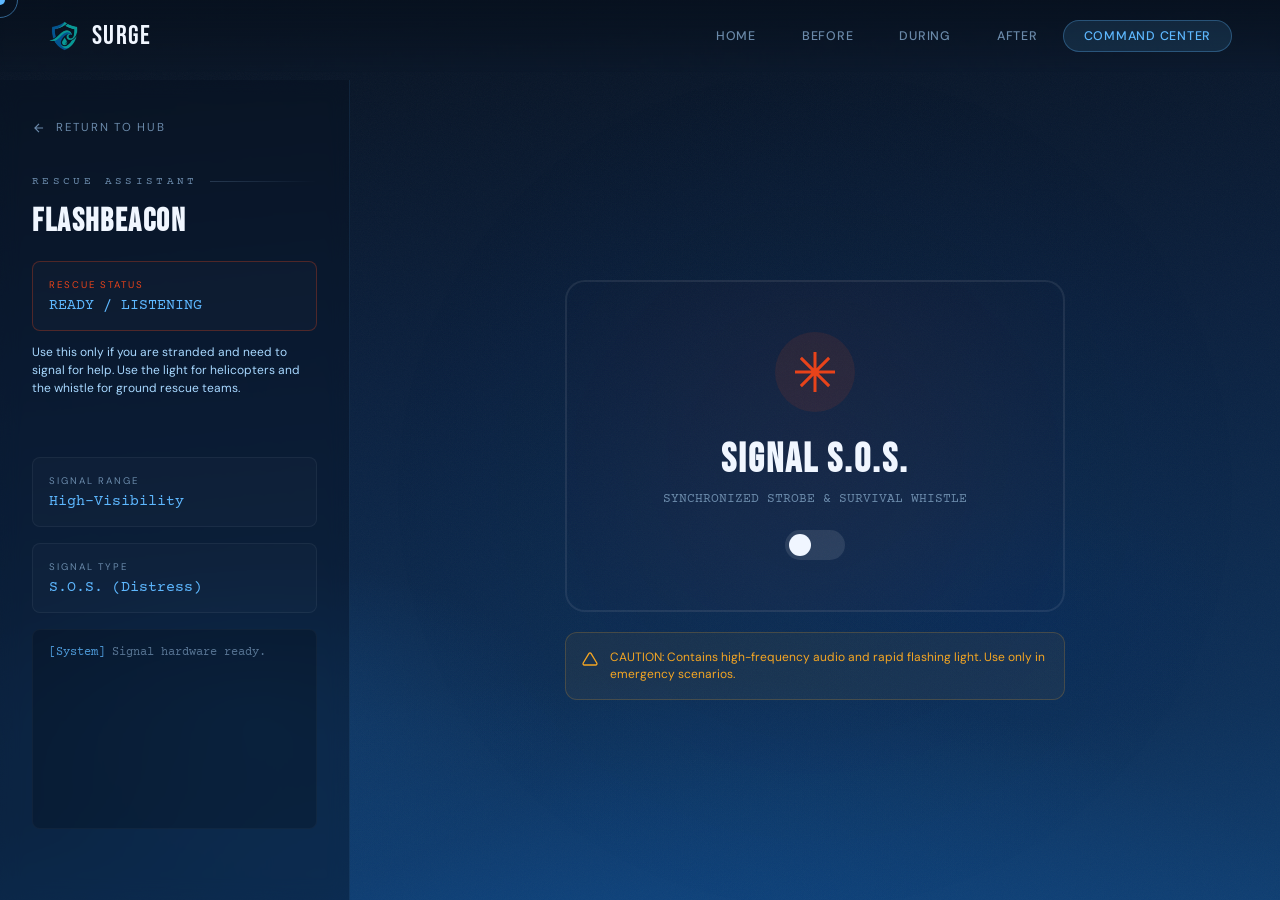
<file: beacon.html>
<!DOCTYPE html>
<html lang="en">

<head>
    <meta charset="UTF-8" />
    <meta name="viewport" content="width=device-width, initial-scale=1.0" />
    <title>Surge | FlashBeacon Emergency Signal</title>
    <link
        href="https://fonts.googleapis.com/css2?family=Bebas+Neue&family=DM+Sans:ital,wght@0,300;0,400;0,500;0,700;1,300&family=Courier+Prime:wght@400;700&display=swap"
        rel="stylesheet" />
    <link rel="stylesheet" href="style.css" />
    <link rel="stylesheet" href="radar-style.css" />
    <link rel="stylesheet" href="beacon-style.css" />
    <link rel="icon" type="image/png" href="assets/logo.png">
</head>

<body>

    <div class="cursor" id="cursor"></div>
    <div class="cursor-ring" id="cursorRing"></div>

    <!-- The Strobe Overlay (Hidden by default) -->
    <div id="strobeOverlay" class="strobe-overlay">
        <button id="stopStrobeBtn" class="stop-strobe-btn">
            <svg width="40" height="40" viewBox="0 0 24 24" fill="none" stroke="currentColor" stroke-width="2.5">
                <path d="M18 6L6 18M6 6l12 12" />
            </svg>
            <span>STOP SIGNAL</span>
        </button>
    </div>

    <div class="bg-water">
        <div class="particles" id="particles"></div>
    </div>
    <div class="grain"></div>

    <div class="page">
        <nav>
            <div class="nav-logo">
                <a href="index.html">
                    <img src="assets/logo.png" alt="Surge Logo" />
                    Surge
                </a>
            </div>
            <div class="nav-toggle" id="navToggle"><span></span><span></span><span></span></div>
            <div class="nav-tabs" id="navTabs">
                <a href="index.html" class="nav-tab">Home</a>
                <a href="before.html" class="nav-tab">Before</a>
                <a href="during.html" class="nav-tab">During</a>
                <a href="after.html" class="nav-tab">After</a>
                <a href="detect.html" class="nav-tab active">Command Center</a>
            </div>
        </nav>

        <div class="radar-app-layout">
            <!-- Sidebar Controls -->
            <aside class="radar-sidebar">
                <a href="detect.html" class="back-link-inline">
                    <svg width="14" height="14" viewBox="0 0 24 24" fill="none" stroke="currentColor" stroke-width="2">
                        <path d="M19 12H5M12 19l-7-7 7-7" />
                    </svg>
                    Return to Hub
                </a>

                <div class="search-console">
                    <div class="section-label">Rescue Assistant</div>
                    <h2 style="font-family:'Bebas Neue'; letter-spacing: 0.05em; font-size: 2rem; margin-bottom: 20px;">
                        FLASHBEACON</h2>

                    <div class="data-card tiny" style="margin-bottom: 12px; border-color: rgba(232, 67, 26, 0.3);">
                        <div class="data-label" style="color:var(--danger)">RESCUE STATUS</div>
                        <div class="data-value" id="beaconStatus">READY / LISTENING</div>
                    </div>
                    
                    <p style="font-size: 0.75rem; color: var(--sky); line-height: 1.5; margin-bottom: 20px;">
                        Use this only if you are stranded and need to signal for help. Use the light for helicopters and the whistle for ground rescue teams.
                    </p>
                </div>

                <div class="active-readouts">
                    <div class="data-card tiny">
                        <div class="data-label">Signal Range</div>
                        <div class="data-value">High-Visibility</div>
                    </div>
                    <div class="data-card tiny">
                        <div class="data-label">Signal Type</div>
                        <div class="data-value">S.O.S. (Distress)</div>
                    </div>
                    <div class="data-card log-panel" id="logPanel">
                        <div class="log-entry"><span style="color:var(--foam)">[System]</span> Signal hardware ready.</div>
                    </div>
                </div>
            </aside>

            <!-- Main Beacon Area -->
            <main class="radar-main beacon-main">
                <div class="beacon-controls">
                    <!-- SOS Toggle -->
                    <div class="beacon-card main-trigger" id="sosToggle">
                        <div class="beacon-icon-glow">
                            <svg width="48" height="48" viewBox="0 0 24 24" fill="none" stroke="currentColor" stroke-width="1.5">
                                <path d="M12 2v20M2 12h20M4.93 4.93l14.14 14.14M4.93 19.07L19.07 4.93" />
                            </svg>
                        </div>
                        <h3>SIGNAL S.O.S.</h3>
                        <p>Synchronized Strobe & Survival Whistle</p>
                        <div class="toggle-track">
                            <div class="toggle-knob"></div>
                        </div>
                    </div>



                    <div class="warning-box">
                        <svg width="16" height="16" viewBox="0 0 24 24" fill="none" stroke="currentColor" stroke-width="2">
                            <path d="M10.29 3.86L1.82 18a2 2 0 001.71 3h16.94a2 2 0 001.71-3L13.71 3.86a2 2 0 00-3.42 0z" />
                        </svg>
                        <span>CAUTION: Contains high-frequency audio and rapid flashing light. Use only in emergency scenarios.</span>
                    </div>
                </div>
            </main>
        </div>
    </div>

    <script src="script.js"></script>
    <script src="beacon.js"></script>

</body>

</html>
</file>
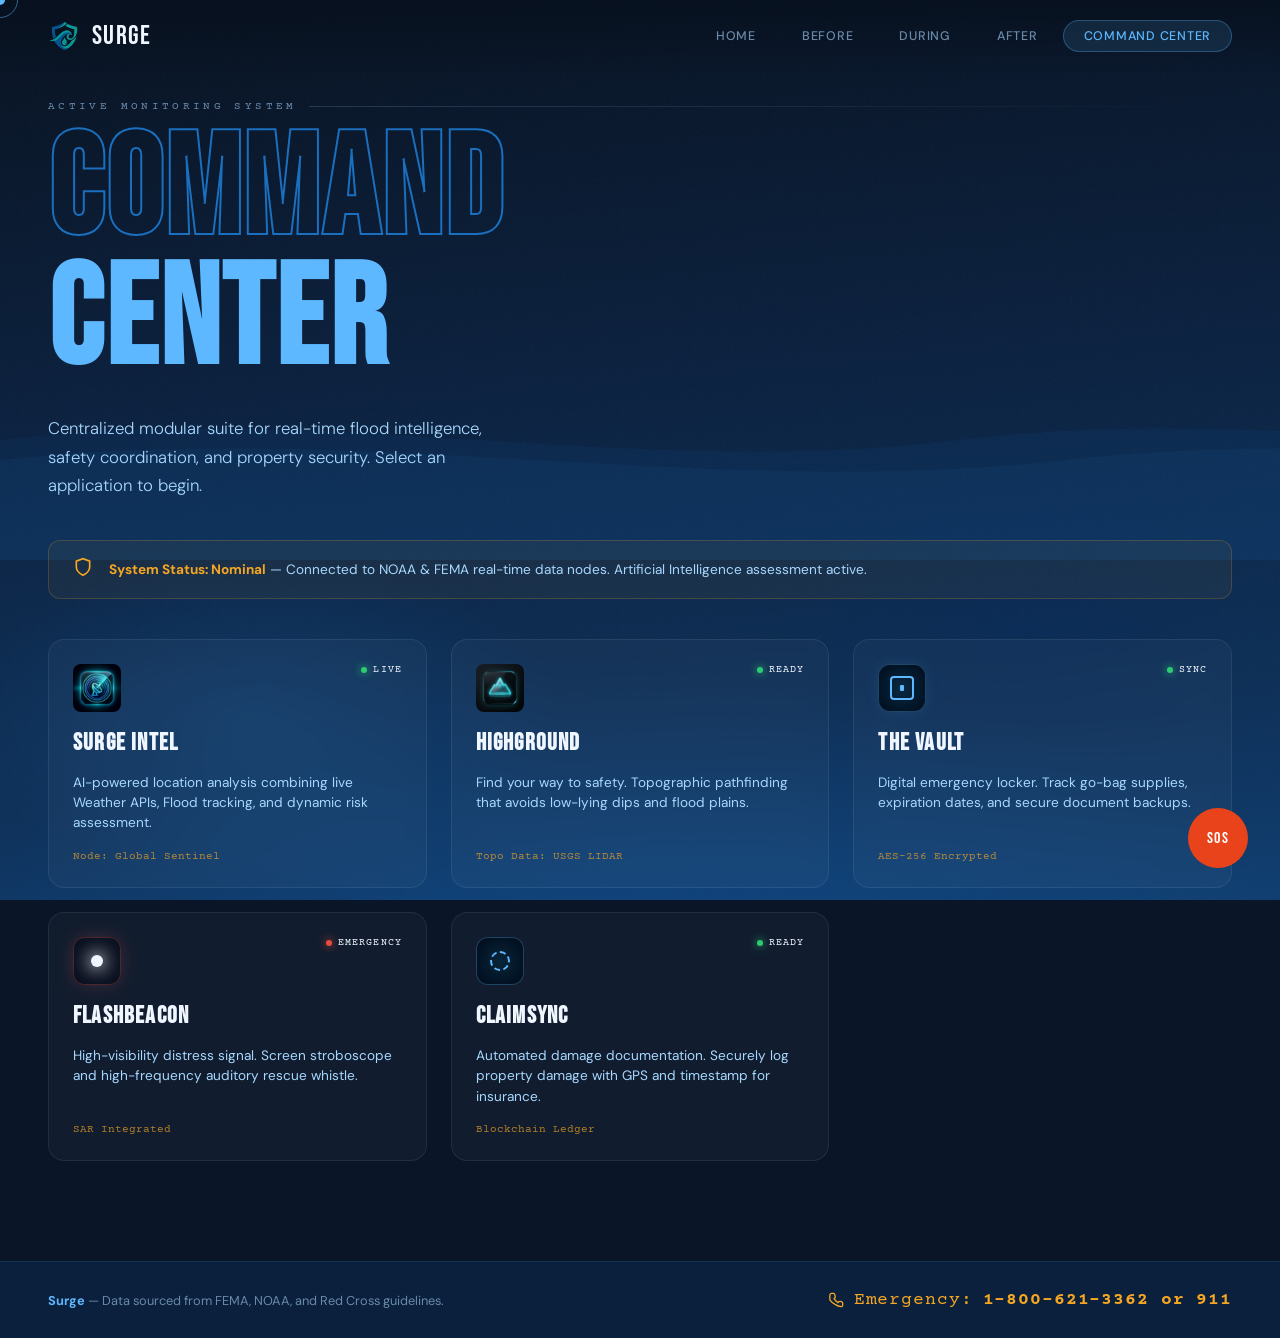
<file: detect.html>
<!DOCTYPE html>
<html lang="en">

<head>
    <meta charset="UTF-8" />
    <meta name="viewport" content="width=device-width, initial-scale=1.0" />
    <title>Surge | Command Center</title>
    <meta name="description" content="All-in-one flood command hub. Forensic documentation, emergency signals, and supply tracking.">
    <link rel="manifest" href="manifest.json">
    <meta name="theme-color" content="#020c1b">

    <!-- Open Graph / Facebook -->
    <meta property="og:type" content="website">
    <meta property="og:title" content="Surge | Command Center">
    <meta property="og:description" content="Access the forensic damage documentation and emergency response hub.">
    <meta property="og:image" content="assets/logo.png">

    <link
        href="https://fonts.googleapis.com/css2?family=Bebas+Neue&family=DM+Sans:ital,wght@0,300;0,400;0,500;0,700;1,300&family=Courier+Prime:wght@400;700&display=swap"
        rel="stylesheet" />
    <link rel="stylesheet" href="style.css" />
    <link rel="icon" type="image/png" href="assets/logo.png">
    <style>
        /* Hub Specific Styles */
        .hub-grid {
            display: grid;
            grid-template-columns: repeat(auto-fit, minmax(280px, 1fr));
            gap: 24px;
            margin-top: 40px;
        }

        .app-tile {
            background: rgba(255, 255, 255, 0.03);
            border: 1px solid rgba(255, 255, 255, 0.08);
            border-radius: 16px;
            padding: 24px;
            position: relative;
            overflow: hidden;
            transition: all 0.4s cubic-bezier(0.165, 0.84, 0.44, 1);
            cursor: pointer;
            backdrop-filter: blur(10px);
            display: flex;
            flex-direction: column;
            gap: 16px;
            text-decoration: none;
            color: inherit;
        }

        .app-tile:hover {
            background: rgba(255, 255, 255, 0.06);
            border-color: var(--foam);
            transform: translateY(-5px);
            box-shadow: 0 10px 30px rgba(0, 0, 0, 0.3), 0 0 20px rgba(94, 184, 255, 0.1);
        }

        .app-tile::before {
            content: '';
            position: absolute;
            top: 0;
            left: 0;
            right: 0;
            height: 2px;
            background: linear-gradient(90deg, transparent, var(--foam), transparent);
            transform: translateX(-100%);
            transition: transform 0.6s;
        }

        .app-tile:hover::before {
            transform: translateX(100%);
        }

        .app-icon {
            width: 48px;
            height: 48px;
            background: rgba(94, 184, 255, 0.1);
            border-radius: 12px;
            display: flex;
            align-items: center;
            justify-content: center;
            color: var(--foam);
            transition: all 0.3s;
        }

        .app-tile:hover .app-icon {
            background: var(--foam);
            color: var(--deep);
            transform: scale(1.1);
        }

        .app-status {
            position: absolute;
            top: 24px;
            right: 24px;
            font-family: 'Courier Prime', monospace;
            font-size: 0.65rem;
            text-transform: uppercase;
            letter-spacing: 0.1em;
            display: flex;
            align-items: center;
            gap: 6px;
        }

        .status-dot {
            width: 6px;
            height: 6px;
            background: #2ecc71;
            border-radius: 50%;
            box-shadow: 0 0 8px #2ecc71;
        }

        .status-dot.pulse {
            animation: pulse 2s infinite;
        }

        @keyframes pulse {
            0% {
                opacity: 1;
                transform: scale(1);
            }

            50% {
                opacity: 0.4;
                transform: scale(0.8);
            }

            100% {
                opacity: 1;
                transform: scale(1);
            }
        }

        @keyframes spin {
            from { transform: rotate(0deg); }
            to { transform: rotate(360deg); }
        }

        .app-title {
            font-family: 'Bebas Neue', sans-serif;
            font-size: 1.5rem;
            letter-spacing: 0.05em;
            color: var(--white);
            margin: 0;
        }

        .app-desc {
            font-size: 0.85rem;
            color: var(--sky);
            line-height: 1.5;
            flex-grow: 1;
        }

        .app-meta {
            font-family: 'Courier Prime', monospace;
            font-size: 0.7rem;
            color: var(--warning);
            opacity: 0.7;
        }

        .hub-header {
            margin-bottom: 40px;
        }

        .system-banner {
            background: rgba(245, 166, 35, 0.05);
            border: 1px solid rgba(245, 166, 35, 0.2);
            border-radius: 12px;
            padding: 16px 24px;
            display: flex;
            align-items: center;
            gap: 16px;
            margin-bottom: 32px;
            animation: fadeIn 1s forwards;
        }

        .banner-icon {
            color: var(--warning);
        }

        .banner-text {
            font-size: 0.85rem;
            color: var(--sky);
        }

        .banner-text strong {
            color: var(--warning);
        }
    </style>
</head>

<body>

    <!-- Custom cursor -->
    <div class="cursor" id="cursor"></div>
    <div class="cursor-ring" id="cursorRing"></div>

    <!-- Scroll progress bar -->
    <div class="scroll-bar" id="scrollBar"></div>

    <!-- Background -->
    <div class="bg-water">
        <div class="wave-lines">
            <svg viewBox="0 0 1440 200" preserveAspectRatio="none" xmlns="http://www.w3.org/2000/svg" height="200">
                <path
                    d="M0,80 C180,40 360,120 540,80 C720,40 900,120 1080,80 C1260,40 1380,100 1440,80 L1440,200 L0,200 Z"
                    fill="rgba(14,77,146,0.12)" />
                <path
                    d="M0,100 C200,60 400,140 600,100 C800,60 1000,140 1200,100 C1320,75 1400,110 1440,100 L1440,200 L0,200 Z"
                    fill="rgba(26,111,191,0.08)" style="animation-delay:-3s" />
            </svg>
        </div>
        <div class="particles" id="particles"></div>
    </div>
    <div class="grain"></div>

    <!-- Page -->
    <div class="page">

        <nav>
            <div class="nav-logo">
                <a href="index.html">
                    <img src="assets/logo.png" alt="Surge Logo" />
                    Surge
                </a>
            </div>
            <div class="nav-toggle" id="navToggle">
                <span></span>
                <span></span>
                <span></span>
            </div>
            <div class="nav-tabs" id="navTabs">
                <a href="index.html" class="nav-tab">Home</a>
                <a href="before.html" class="nav-tab">Before</a>
                <a href="during.html" class="nav-tab">During</a>
                <a href="after.html" class="nav-tab">After</a>
                <a href="detect.html" class="nav-tab active">Command Center</a>
            </div>
        </nav>

        <section class="hub-section">
            <div class="hub-header">
                <div class="section-label">Active Monitoring System</div>
                <h1 class="hero-title">
                    <span class="outline">Command</span>
                    <span class="accent">Center</span>
                </h1>
                <p class="hero-subtitle">
                    Centralized modular suite for real-time flood intelligence, safety coordination, and property
                    security. Select an application to begin.
                </p>
            </div>

            <div class="system-banner">
                <div class="banner-icon">
                    <svg width="20" height="20" viewBox="0 0 24 24" fill="none" stroke="currentColor" stroke-width="2">
                        <path d="M12 22s8-4 8-10V5l-8-3-8 3v7c0 6 8 10 8 10z"></path>
                    </svg>
                </div>
                <div class="banner-text">
                    <strong>System Status: Nominal</strong> — Connected to NOAA & FEMA real-time data nodes. Artificial
                    Intelligence assessment active.
                </div>
            </div>

            <div class="hub-grid">
                <!-- App 1: Surge Intel -->
                <a href="radar.html" class="app-tile reveal">
                    <div class="app-status">
                        <div class="status-dot pulse"></div>
                        Live
                    </div>
                    <div class="app-icon">
                        <img src="assets/radar.png" alt="Intel Icon" style="width: 100%; height: 100%; object-fit: cover; border-radius: 8px;" />
                    </div>
                    <h3 class="app-title">Surge Intel</h3>
                    <p class="app-desc">AI-powered location analysis combining live Weather APIs, Flood tracking, and dynamic risk assessment.</p>
                    <div class="app-meta">Node: Global Sentinel</div>
                </a>

                <!-- App 2: HighGround -->
                <a href="highground.html" class="app-tile reveal reveal-delay-1">
                    <div class="app-status">
                        <div class="status-dot"></div>
                        Ready
                    </div>
                    <div class="app-icon">
                        <img src="assets/highground.png" alt="HighGround Icon" style="width: 100%; height: 100%; object-fit: cover; border-radius: 8px;" />
                    </div>
                    <h3 class="app-title">HighGround</h3>
                    <p class="app-desc">Find your way to safety. Topographic pathfinding that avoids low-lying dips and
                        flood plains.</p>
                    <div class="app-meta">Topo Data: USGS LIDAR</div>
                </a>



                <!-- App 4: The Vault -->
                <a href="vault.html" class="app-tile reveal">
                    <div class="app-status">
                        <div class="status-dot"></div>
                        Sync
                    </div>
                    <div class="app-icon" style="background: radial-gradient(circle at center, rgba(6, 40, 61, 0.8) 0%, rgba(2, 12, 27, 1) 100%); border: 1px solid rgba(94, 184, 255, 0.3); box-shadow: 0 0 15px rgba(94, 184, 255, 0.1);">
                        <!-- The Vault CSS Icon -->
                        <div style="position: relative; width: 24px; height: 24px; border: 2px solid var(--foam); border-radius: 4px; display: flex; align-items: center; justify-content: center;">
                            <div style="width: 4px; height: 6px; background: var(--foam); border-radius: 1px;"></div>
                        </div>
                    </div>
                    <h3 class="app-title">The Vault</h3>
                    <p class="app-desc">Digital emergency locker. Track go-bag supplies, expiration dates, and secure
                        document backups.</p>
                    <div class="app-meta">AES-256 Encrypted</div>
                </a>

                <!-- App 5: FlashBeacon -->
                <a href="beacon.html" class="app-tile reveal reveal-delay-1">
                    <div class="app-status">
                        <div class="status-dot" style="background: #e74c3c; box-shadow: 0 0 8px #e74c3c;"></div>
                        Emergency
                    </div>
                    <div class="app-icon" style="background: radial-gradient(circle at center, rgba(64, 28, 28, 0.4) 0%, rgba(2, 12, 27, 1) 100%); border: 1px solid rgba(231, 76, 60, 0.3); box-shadow: 0 0 20px rgba(231, 76, 60, 0.2);">
                        <!-- FlashBeacon CSS Icon -->
                        <div style="width: 12px; height: 12px; background: var(--white); border-radius: 50%; box-shadow: 0 0 15px var(--white), 0 0 30px var(--foam);"></div>
                    </div>
                    <h3 class="app-title">FlashBeacon</h3>
                    <p class="app-desc">High-visibility distress signal. Screen stroboscope and high-frequency auditory
                        rescue whistle.</p>
                    <div class="app-meta">SAR Integrated</div>
                </a>

                <!-- App 6: ClaimSync -->
                <a href="claim.html" class="app-tile reveal reveal-delay-2">
                    <div class="app-status">
                        <div class="status-dot"></div>
                        Ready
                    </div>
                    <div class="app-icon" style="background: radial-gradient(circle at center, rgba(6, 40, 61, 0.8) 0%, rgba(2, 12, 27, 1) 100%); border: 1px solid rgba(94, 184, 255, 0.3);">
                        <!-- ClaimSync CSS Icon -->
                        <div style="width: 20px; height: 20px; border: 2px dashed var(--foam); border-radius: 50%; animation: spin 4s linear infinite;"></div>
                    </div>
                    <h3 class="app-title">ClaimSync</h3>
                    <p class="app-desc">Automated damage documentation. Securely log property damage with GPS and
                        timestamp for insurance.</p>
                    <div class="app-meta">Blockchain Ledger</div>
                </a>
            </div>
        </section>

        <!-- Bottom strip -->
        <div class="strip">
            <div class="strip-text">
                <strong>Surge</strong> — Data sourced from FEMA, NOAA, and Red Cross
                guidelines.
            </div>
            <div class="strip-hotline">
                <svg width="16" height="16" viewBox="0 0 24 24" fill="none" stroke="currentColor" stroke-width="2">
                    <path
                        d="M22 16.92v3a2 2 0 01-2.18 2 19.79 19.79 0 01-8.63-3.07A19.5 19.5 0 013 12.18 19.79 19.79 0 013.07 3.5 2 2 0 015.11 2h3a2 2 0 012 1.72c.127.96.361 1.903.7 2.81a2 2 0 01-.45 2.11L9.09 9.91A16 16 0 0015 15.91l1.27-1.27a2 2 0 012.11-.45c.907.339 1.85.573 2.81.7A2 2 0 0122 16.92z" />
                </svg>
                Emergency: <strong>1-800-621-3362 or 911</strong>
            </div>
        </div>

    </div><!-- /page -->

    <!-- Floating SOS -->
    <button class="sos-btn">SOS</button>

    <script src="script.js"></script>
</body>

</html>
</file>
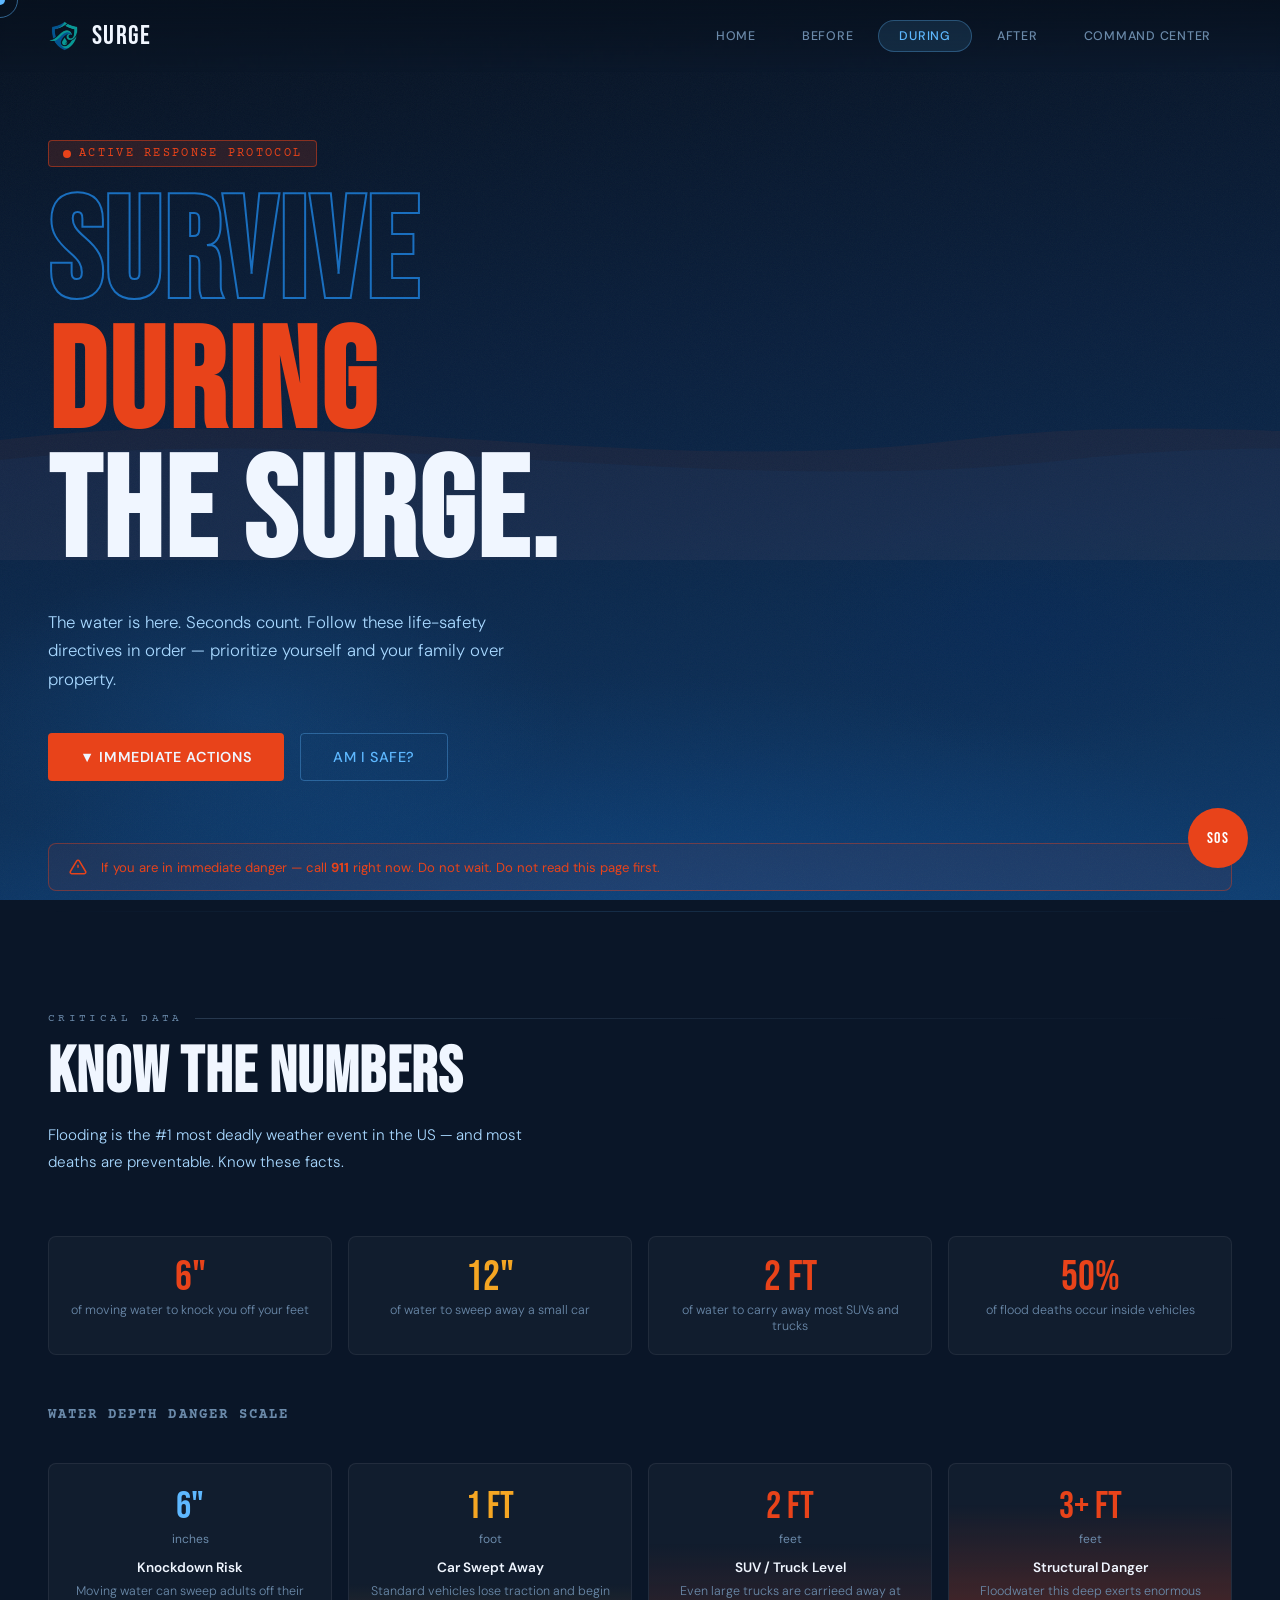
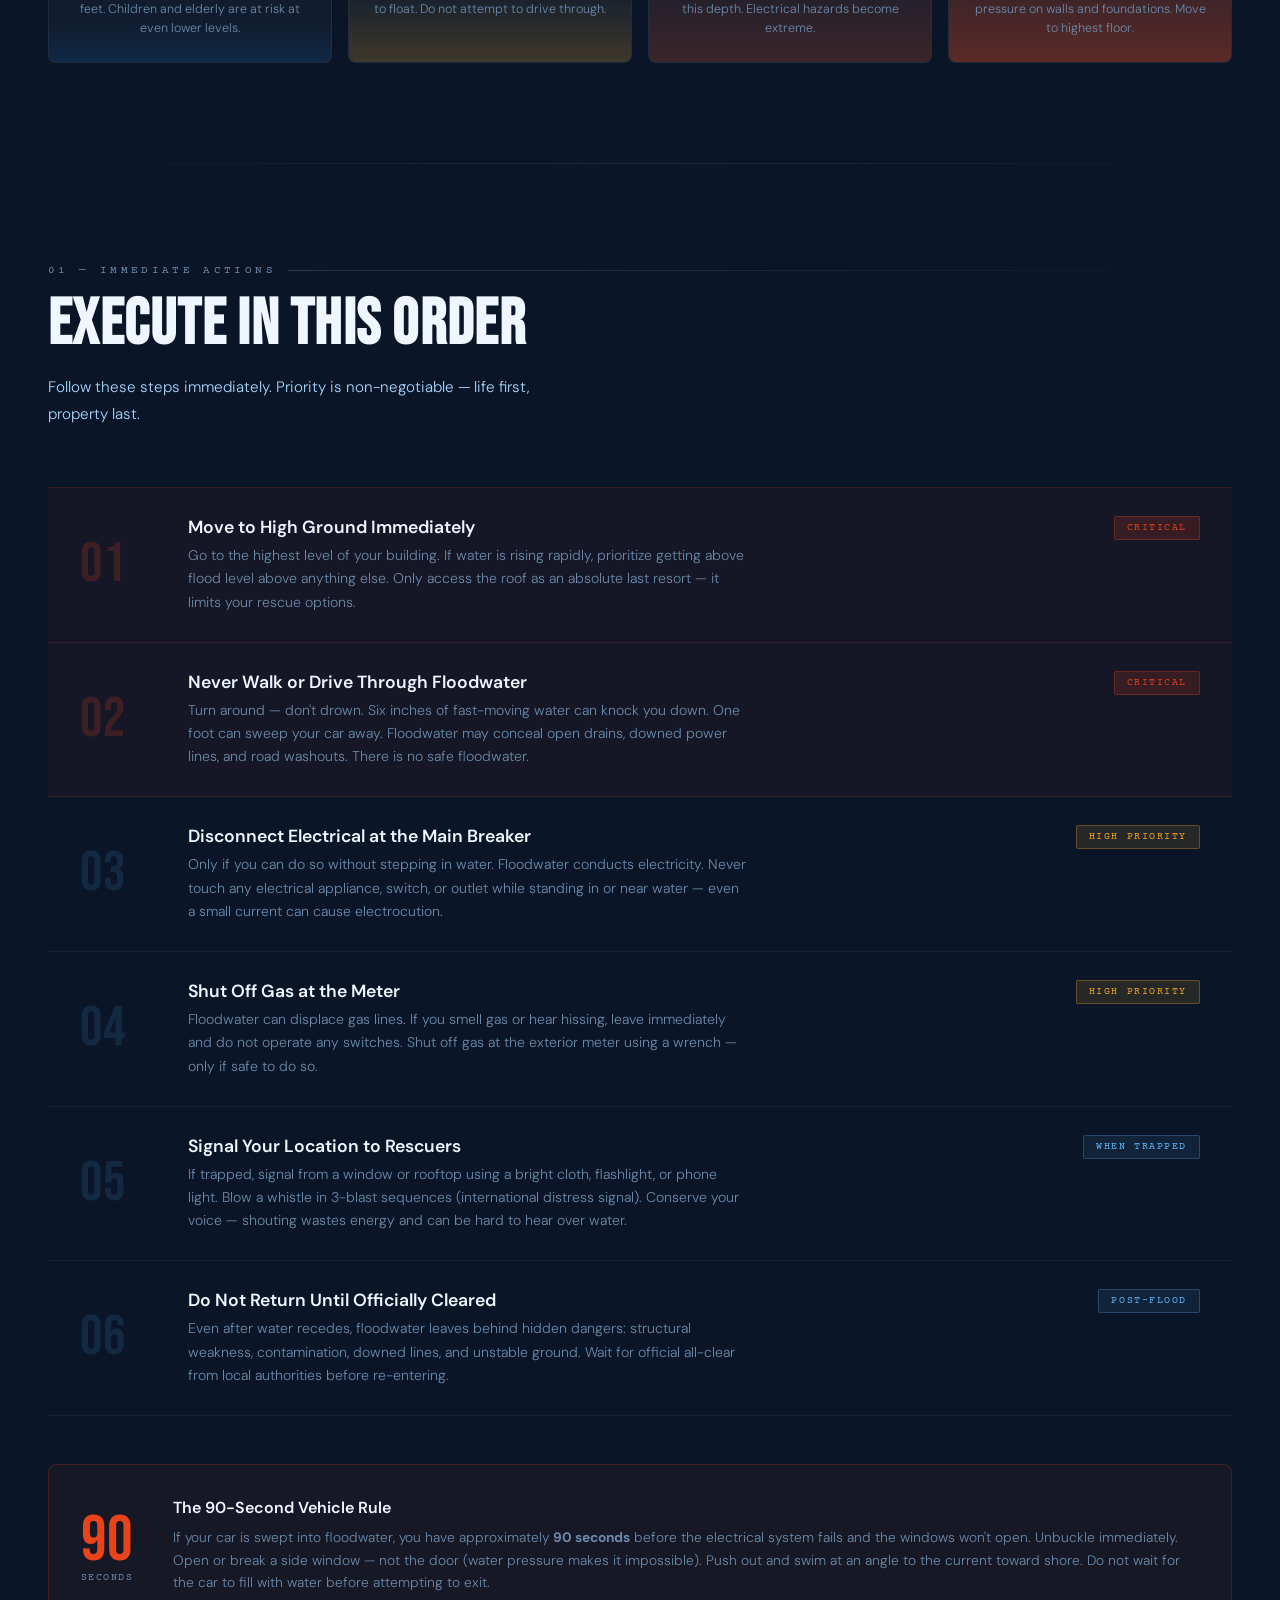
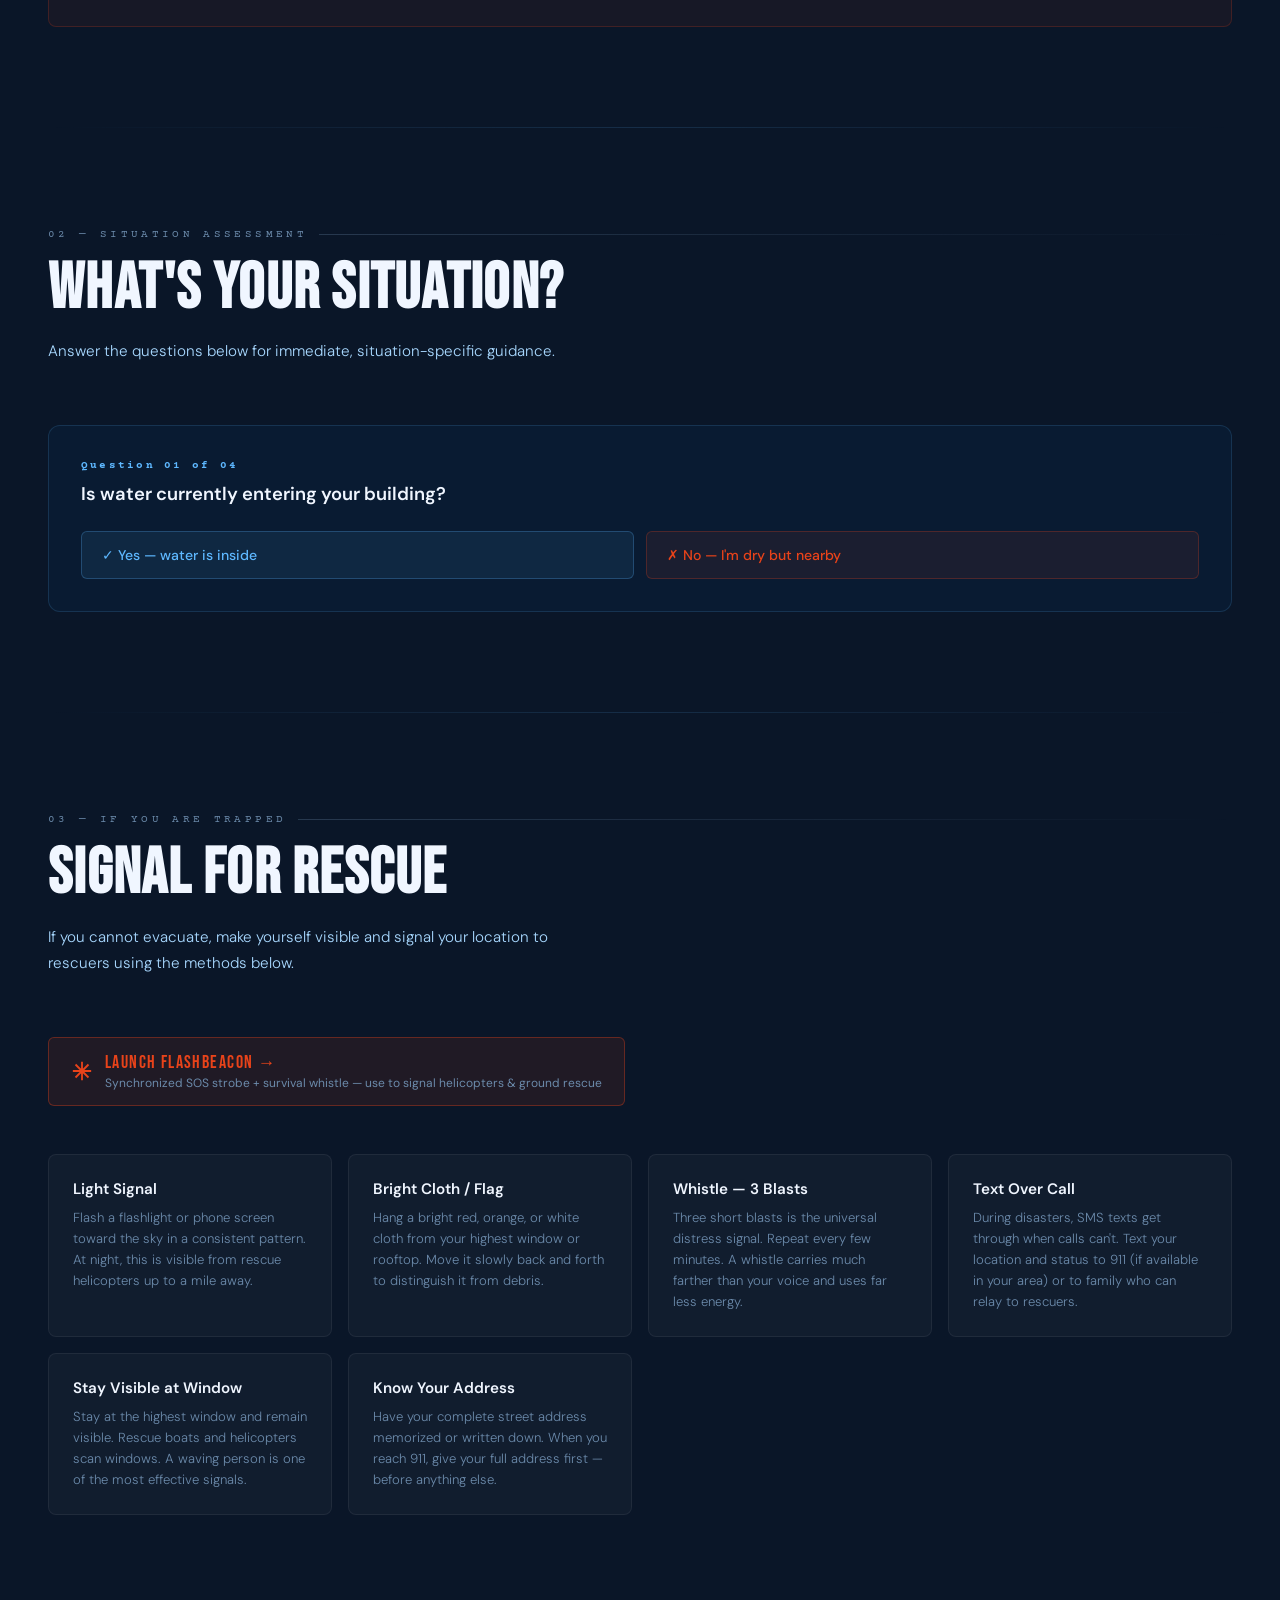
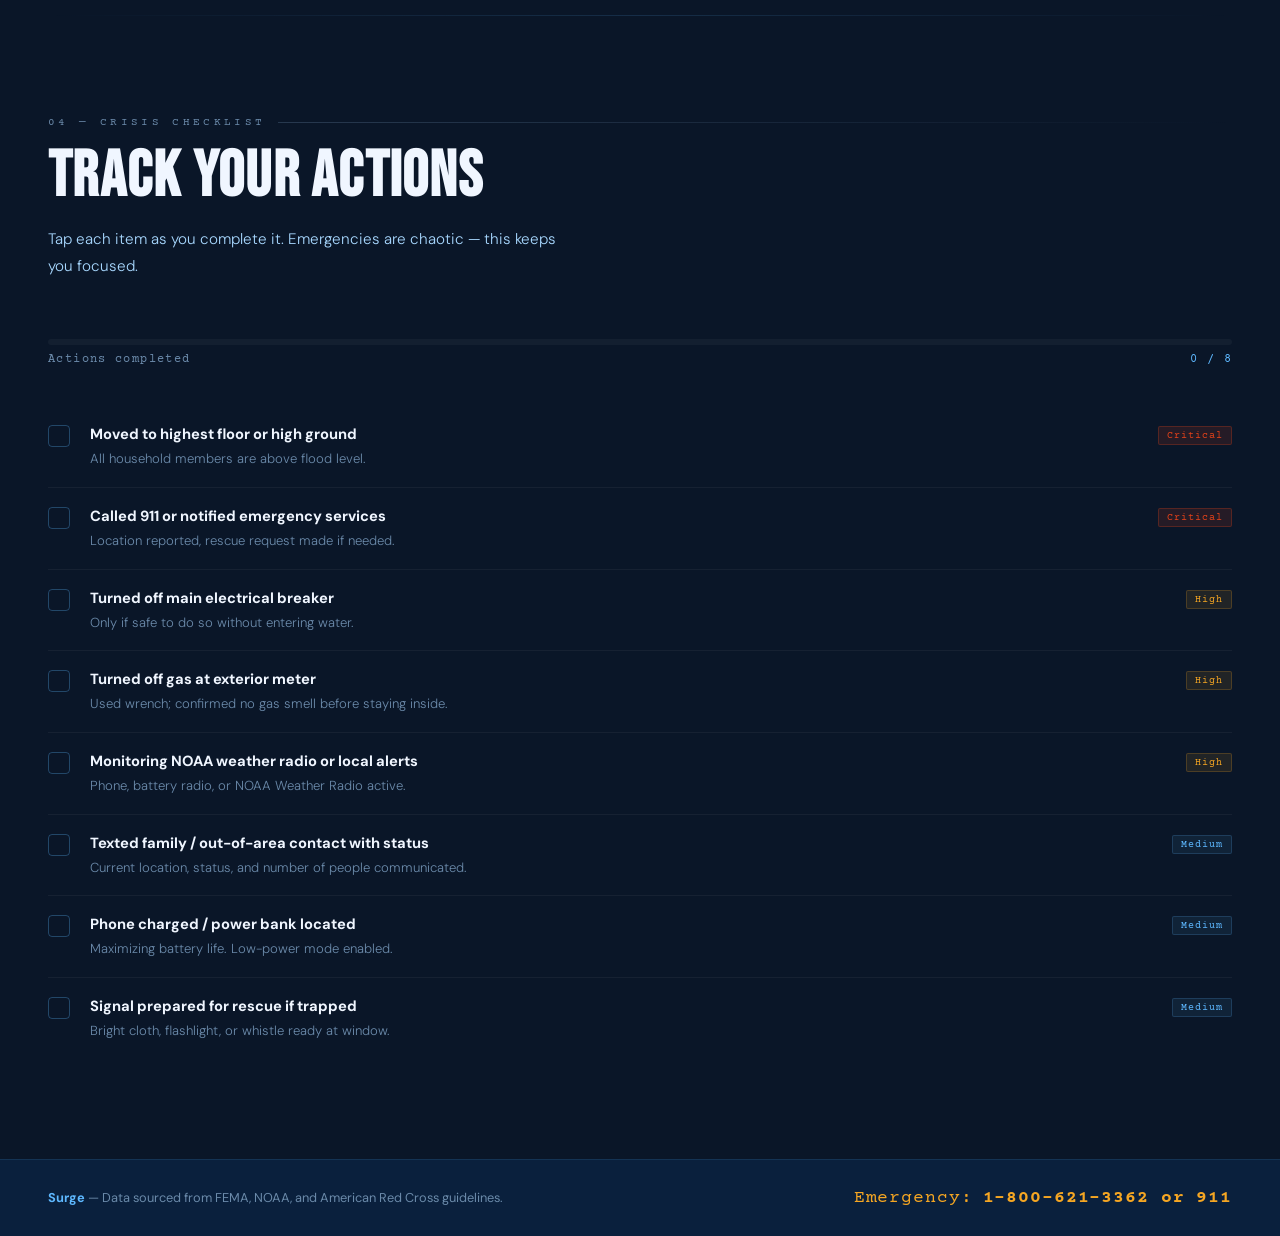
<file: during.html>
<!DOCTYPE html>
<html lang="en">

<head>
    <meta charset="UTF-8" />
    <meta name="viewport" content="width=device-width, initial-scale=1.0" />
    <title>Surge | During a Flood</title>
    <meta name="description"
        content="Immediate life-safety actions for active flooding scenarios. Follow these critical directives now.">
    <link rel="manifest" href="manifest.json">
    <meta name="theme-color" content="#020c1b">
    <link
        href="https://fonts.googleapis.com/css2?family=Bebas+Neue&family=DM+Sans:ital,wght@0,300;0,400;0,500;0,700;1,300&family=Courier+Prime:wght@400;700&display=swap"
        rel="stylesheet" />
    <link rel="stylesheet" href="style.css" />
    <link rel="icon" type="image/png" href="assets/logo.png">
    <style>
        /* ── DURING PAGE EXTRAS ── */

        /* Danger pulse on hero eyebrow */
        .danger-badge {
            display: inline-flex;
            align-items: center;
            gap: 8px;
            background: rgba(232, 67, 26, 0.15);
            border: 1px solid rgba(232, 67, 26, 0.5);
            border-radius: 4px;
            padding: 6px 14px;
            font-family: 'Courier Prime', monospace;
            font-size: 0.72rem;
            letter-spacing: 0.2em;
            color: var(--danger);
            text-transform: uppercase;
            margin-bottom: 24px;
            animation: fadeUp 0.6s 0.2s forwards;
            opacity: 0;
        }

        .danger-badge .dot {
            width: 8px;
            height: 8px;
            background: var(--danger);
            border-radius: 50%;
            animation: livePulse 1.4s ease-in-out infinite;
            flex-shrink: 0;
        }

        @keyframes livePulse {

            0%,
            100% {
                opacity: 1;
                transform: scale(1);
            }

            50% {
                opacity: 0.4;
                transform: scale(0.7);
            }
        }

        /* PRIORITY CARDS — numbered crisis steps */
        .priority-list {
            display: flex;
            flex-direction: column;
            gap: 0;
            margin-top: 48px;
        }

        .priority-item {
            display: grid;
            grid-template-columns: 80px 1fr auto;
            align-items: center;
            gap: 28px;
            padding: 28px 32px;
            border-bottom: 1px solid rgba(94, 184, 255, 0.08);
            position: relative;
            transition: background 0.2s;
        }

        .priority-item:first-child {
            border-top: 1px solid rgba(94, 184, 255, 0.08);
        }

        .priority-item:hover {
            background: rgba(94, 184, 255, 0.04);
        }

        .priority-item.danger-row {
            background: rgba(232, 67, 26, 0.05);
            border-color: rgba(232, 67, 26, 0.15);
        }

        .priority-item.danger-row:hover {
            background: rgba(232, 67, 26, 0.08);
        }

        .priority-num {
            font-family: 'Bebas Neue', sans-serif;
            font-size: 3.5rem;
            line-height: 1;
            color: rgba(94, 184, 255, 0.12);
            letter-spacing: 0.02em;
        }

        .priority-item.danger-row .priority-num {
            color: rgba(232, 67, 26, 0.2);
        }

        .priority-body h3 {
            font-size: 1.1rem;
            font-weight: 600;
            color: var(--white);
            margin-bottom: 6px;
        }

        .priority-body p {
            font-size: 0.88rem;
            color: var(--muted);
            line-height: 1.65;
            font-weight: 300;
            max-width: 560px;
        }

        .priority-tag {
            font-family: 'Courier Prime', monospace;
            font-size: 0.65rem;
            letter-spacing: 0.15em;
            text-transform: uppercase;
            padding: 5px 12px;
            border-radius: 2px;
            white-space: nowrap;
            align-self: flex-start;
        }

        .tag-danger {
            background: rgba(232, 67, 26, 0.15);
            color: var(--danger);
            border: 1px solid rgba(232, 67, 26, 0.3);
        }

        .tag-warning {
            background: rgba(245, 166, 35, 0.12);
            color: var(--warning);
            border: 1px solid rgba(245, 166, 35, 0.3);
        }

        .tag-info {
            background: rgba(94, 184, 255, 0.08);
            color: var(--foam);
            border: 1px solid rgba(94, 184, 255, 0.25);
        }

        /* WATER DEPTH GUIDE */
        .depth-guide {
            display: grid;
            grid-template-columns: repeat(auto-fit, minmax(200px, 1fr));
            gap: 16px;
            margin-top: 40px;
        }

        .depth-card {
            background: rgba(255, 255, 255, 0.03);
            border: 1px solid rgba(255, 255, 255, 0.07);
            border-radius: 8px;
            padding: 24px 20px;
            text-align: center;
            position: relative;
            overflow: hidden;
        }

        .depth-card::before {
            content: '';
            position: absolute;
            bottom: 0;
            left: 0;
            right: 0;
            background: linear-gradient(to top, rgba(14, 77, 146, 0.25), transparent);
            animation: waterRise 0.6s ease forwards;
        }

        .depth-card:nth-child(1)::before {
            height: 20%;
            animation-delay: 0.1s;
        }

        .depth-card:nth-child(2)::before {
            height: 40%;
            animation-delay: 0.2s;
            background: linear-gradient(to top, rgba(245, 166, 35, 0.2), transparent);
        }

        .depth-card:nth-child(3)::before {
            height: 60%;
            animation-delay: 0.3s;
            background: linear-gradient(to top, rgba(232, 67, 26, 0.2), transparent);
        }

        .depth-card:nth-child(4)::before {
            height: 80%;
            animation-delay: 0.4s;
            background: linear-gradient(to top, rgba(232, 67, 26, 0.35), transparent);
        }

        @keyframes waterRise {
            from {
                transform: scaleY(0);
                transform-origin: bottom;
            }

            to {
                transform: scaleY(1);
                transform-origin: bottom;
            }
        }

        .depth-depth {
            font-family: 'Bebas Neue', sans-serif;
            font-size: 2.4rem;
            line-height: 1;
            margin-bottom: 4px;
            position: relative;
            z-index: 1;
        }

        .depth-card:nth-child(1) .depth-depth {
            color: var(--foam);
        }

        .depth-card:nth-child(2) .depth-depth {
            color: var(--warning);
        }

        .depth-card:nth-child(3) .depth-depth {
            color: var(--danger);
        }

        .depth-card:nth-child(4) .depth-depth {
            color: var(--danger);
        }

        .depth-unit {
            font-size: 0.75rem;
            color: var(--muted);
            display: block;
            margin-bottom: 12px;
            position: relative;
            z-index: 1;
        }

        .depth-effect {
            font-size: 0.85rem;
            font-weight: 600;
            color: var(--white);
            margin-bottom: 6px;
            position: relative;
            z-index: 1;
        }

        .depth-desc {
            font-size: 0.78rem;
            color: var(--muted);
            line-height: 1.5;
            font-weight: 300;
            position: relative;
            z-index: 1;
        }

        /* SURVIVAL TIMER */
        .timer-block {
            background: rgba(232, 67, 26, 0.06);
            border: 1px solid rgba(232, 67, 26, 0.2);
            border-radius: 8px;
            padding: 32px;
            margin-top: 48px;
            display: flex;
            align-items: center;
            gap: 40px;
        }

        .timer-icon {
            font-family: 'Bebas Neue', sans-serif;
            font-size: 4rem;
            color: var(--danger);
            line-height: 1;
            flex-shrink: 0;
            text-align: center;
        }

        .timer-icon small {
            display: block;
            font-family: 'Courier Prime', monospace;
            font-size: 0.6rem;
            letter-spacing: 0.15em;
            color: var(--muted);
        }

        .timer-content h3 {
            font-size: 1rem;
            font-weight: 600;
            margin-bottom: 8px;
        }

        .timer-content p {
            font-size: 0.86rem;
            color: var(--muted);
            line-height: 1.65;
            font-weight: 300;
        }

        /* INTERACTIVE DECISION TREE */
        .decision-wrapper {
            margin-top: 48px;
        }

        .decision-card {
            background: rgba(14, 77, 146, 0.1);
            border: 1px solid rgba(94, 184, 255, 0.15);
            border-radius: 12px;
            padding: 32px;
        }

        .decision-q {
            font-size: 1.15rem;
            font-weight: 600;
            color: var(--white);
            margin-bottom: 24px;
            line-height: 1.4;
        }

        .decision-q .q-label {
            font-family: 'Courier Prime', monospace;
            font-size: 0.7rem;
            letter-spacing: 0.2em;
            color: var(--foam);
            display: block;
            margin-bottom: 8px;
        }

        .decision-options {
            display: flex;
            gap: 12px;
            flex-wrap: wrap;
        }

        .decision-btn {
            flex: 1;
            min-width: 140px;
            padding: 14px 20px;
            border-radius: 6px;
            font-family: 'DM Sans', sans-serif;
            font-size: 0.88rem;
            font-weight: 500;
            cursor: pointer;
            transition: all 0.2s;
            text-align: left;
        }

        .decision-btn.yes {
            background: rgba(94, 184, 255, 0.08);
            border: 1px solid rgba(94, 184, 255, 0.25);
            color: var(--foam);
        }

        .decision-btn.yes:hover {
            background: rgba(94, 184, 255, 0.15);
            border-color: var(--foam);
        }

        .decision-btn.no {
            background: rgba(232, 67, 26, 0.08);
            border: 1px solid rgba(232, 67, 26, 0.25);
            color: var(--danger);
        }

        .decision-btn.no:hover {
            background: rgba(232, 67, 26, 0.15);
            border-color: var(--danger);
        }

        .decision-result {
            display: none;
            margin-top: 24px;
            padding: 20px 24px;
            border-radius: 8px;
            font-size: 0.9rem;
            line-height: 1.6;
        }

        .decision-result.safe {
            background: rgba(94, 184, 255, 0.08);
            border: 1px solid rgba(94, 184, 255, 0.2);
            color: var(--sky);
        }

        .decision-result.unsafe {
            background: rgba(232, 67, 26, 0.1);
            border: 1px solid rgba(232, 67, 26, 0.3);
            color: #ff9980;
        }

        .decision-result.warning {
            background: rgba(245, 166, 35, 0.08);
            border: 1px solid rgba(245, 166, 35, 0.25);
            color: var(--warning);
        }

        .decision-result strong {
            display: block;
            font-size: 1rem;
            margin-bottom: 6px;
        }

        .decision-reset {
            margin-top: 12px;
            background: transparent;
            border: 1px solid rgba(255, 255, 255, 0.1);
            color: var(--muted);
            padding: 8px 16px;
            border-radius: 4px;
            font-family: 'DM Sans', sans-serif;
            font-size: 0.78rem;
            cursor: pointer;
            transition: all 0.2s;
        }

        .decision-reset:hover {
            color: var(--white);
            border-color: rgba(255, 255, 255, 0.25);
        }

        /* SIGNAL / RESCUE TACTICS */
        .signal-grid {
            display: grid;
            grid-template-columns: repeat(auto-fit, minmax(230px, 1fr));
            gap: 16px;
            margin-top: 40px;
        }

        .signal-card {
            background: rgba(255, 255, 255, 0.03);
            border: 1px solid rgba(255, 255, 255, 0.06);
            border-radius: 8px;
            padding: 24px;
            transition: border-color 0.2s, background 0.2s;
        }

        .signal-card:hover {
            background: rgba(94, 184, 255, 0.04);
            border-color: rgba(94, 184, 255, 0.15);
        }

        .signal-icon {
            font-size: 2rem;
            margin-bottom: 14px;
            display: block;
        }

        .signal-card h4 {
            font-size: 0.95rem;
            font-weight: 600;
            color: var(--white);
            margin-bottom: 8px;
        }

        .signal-card p {
            font-size: 0.82rem;
            color: var(--muted);
            line-height: 1.6;
            font-weight: 300;
        }

        /* LIVE CHECKLIST */
        .task-list {
            display: flex;
            flex-direction: column;
            gap: 0;
            margin-top: 40px;
        }

        .task-item {
            display: flex;
            align-items: flex-start;
            gap: 20px;
            padding: 18px 0;
            border-bottom: 1px solid rgba(255, 255, 255, 0.05);
            cursor: pointer;
            user-select: none;
            transition: opacity 0.2s;
        }

        .task-item:last-child {
            border-bottom: none;
        }

        .task-item.done {
            opacity: 0.5;
        }

        .task-item.done .task-check {
            background: var(--tide);
            border-color: var(--tide);
        }

        .task-item.done .task-check::after {
            content: '';
            display: block;
            width: 10px;
            height: 6px;
            border-left: 2px solid white;
            border-bottom: 2px solid white;
            transform: rotate(-45deg) translate(1px, -1px);
            margin: auto;
        }

        .task-check {
            width: 22px;
            height: 22px;
            border: 1.5px solid rgba(94, 184, 255, 0.3);
            border-radius: 4px;
            flex-shrink: 0;
            margin-top: 1px;
            display: flex;
            align-items: center;
            justify-content: center;
            transition: all 0.2s;
        }

        .task-body strong {
            display: block;
            font-size: 0.92rem;
            color: var(--white);
            margin-bottom: 3px;
        }

        .task-body span {
            font-size: 0.82rem;
            color: var(--muted);
            font-weight: 300;
            line-height: 1.5;
        }

        .task-badge {
            margin-left: auto;
            flex-shrink: 0;
            font-family: 'Courier Prime', monospace;
            font-size: 0.6rem;
            letter-spacing: 0.1em;
            padding: 3px 8px;
            border-radius: 2px;
            align-self: flex-start;
            margin-top: 2px;
        }

        .task-badge.crit {
            background: rgba(232, 67, 26, 0.12);
            color: var(--danger);
            border: 1px solid rgba(232, 67, 26, 0.25);
        }

        .task-badge.high {
            background: rgba(245, 166, 35, 0.1);
            color: var(--warning);
            border: 1px solid rgba(245, 166, 35, 0.2);
        }

        .task-badge.med {
            background: rgba(94, 184, 255, 0.08);
            color: var(--foam);
            border: 1px solid rgba(94, 184, 255, 0.18);
        }

        /* PROGRESS BAR */
        .task-progress-wrap {
            margin-top: 32px;
            background: rgba(255, 255, 255, 0.04);
            border-radius: 4px;
            height: 6px;
            overflow: hidden;
        }

        .task-progress-bar {
            height: 100%;
            background: linear-gradient(90deg, var(--tide), var(--foam));
            border-radius: 4px;
            width: 0%;
            transition: width 0.4s ease;
        }

        .task-progress-label {
            font-family: 'Courier Prime', monospace;
            font-size: 0.72rem;
            letter-spacing: 0.12em;
            color: var(--muted);
            margin-top: 8px;
            display: flex;
            justify-content: space-between;
        }

        .task-progress-label span:last-child {
            color: var(--foam);
        }

        /* STAT CARDS */
        .stat-row {
            display: grid;
            grid-template-columns: repeat(auto-fit, minmax(160px, 1fr));
            gap: 16px;
            margin-top: 40px;
            margin-bottom: 8px;
        }

        .stat-card {
            background: rgba(255, 255, 255, 0.03);
            border: 1px solid rgba(255, 255, 255, 0.06);
            border-radius: 8px;
            padding: 20px;
            text-align: center;
        }

        .stat-val {
            font-family: 'Bebas Neue', sans-serif;
            font-size: 2.6rem;
            line-height: 1;
            color: var(--foam);
            margin-bottom: 4px;
        }

        .stat-val.red {
            color: var(--danger);
        }

        .stat-val.amber {
            color: var(--warning);
        }

        .stat-label {
            font-size: 0.78rem;
            color: var(--muted);
            font-weight: 300;
        }

        @media (max-width: 768px) {
            .priority-item {
                grid-template-columns: 50px 1fr;
                gap: 16px;
                padding: 20px 16px;
            }

            .priority-tag {
                display: none;
            }

            .timer-block {
                flex-direction: column;
                gap: 20px;
                text-align: center;
            }

            .decision-options {
                flex-direction: column;
            }

            .decision-btn {
                min-width: auto;
            }
        }
    </style>
</head>

<body>
    <div class="cursor" id="cursor"></div>
    <div class="cursor-ring" id="cursorRing"></div>
    <div class="scroll-bar" id="scrollBar"></div>

    <div class="bg-water">
        <div class="wave-lines">
            <svg viewBox="0 0 1440 200" preserveAspectRatio="none" xmlns="http://www.w3.org/2000/svg" height="200">
                <path
                    d="M0,80 C180,40 360,120 540,80 C720,40 900,120 1080,80 C1260,40 1380,100 1440,80 L1440,200 L0,200 Z"
                    fill="rgba(232,67,26,0.06)" />
                <path
                    d="M0,100 C200,60 400,140 600,100 C800,60 1000,140 1200,100 C1320,75 1400,110 1440,100 L1440,200 L0,200 Z"
                    fill="rgba(14,77,146,0.1)" style="animation-delay:-3s" />
            </svg>
        </div>
        <div class="particles" id="particles"></div>
    </div>
    <div class="grain"></div>

    <div class="page">
        <nav>
            <div class="nav-logo">
                <a href="index.html"><img src="assets/logo.png" alt="Surge Logo" /> Surge</a>
            </div>
            <div class="nav-toggle" id="navToggle"><span></span><span></span><span></span></div>
            <div class="nav-tabs" id="navTabs">
                <a href="index.html" class="nav-tab">Home</a>
                <a href="before.html" class="nav-tab">Before</a>
                <a href="during.html" class="nav-tab active">During</a>
                <a href="after.html" class="nav-tab">After</a>
                <a href="detect.html" class="nav-tab">Command Center</a>
            </div>
        </nav>

        <!-- HERO -->
        <section class="hero">
            <div class="danger-badge"><span class="dot"></span> Active Response Protocol</div>
            <h1 class="hero-title">
                <span class="outline">Survive</span>
                <span class="accent" style="color:var(--danger)">During</span>
                <span>The Surge.</span>
            </h1>
            <p class="hero-subtitle">
                The water is here. Seconds count. Follow these life-safety directives in order —
                prioritize yourself and your family over property.
            </p>
            <div class="hero-cta">
                <button class="btn-primary" style="background:var(--danger); border-color:var(--danger)"
                    onclick="document.getElementById('immediate').scrollIntoView({behavior:'smooth'})">
                    ▼ IMMEDIATE ACTIONS
                </button>
                <button class="btn-ghost"
                    onclick="document.getElementById('decision').scrollIntoView({behavior:'smooth'})">Am I
                    Safe?</button>
            </div>

            <div class="alert-ribbon"
                style="border-color:rgba(232,67,26,0.4); background:rgba(232,67,26,0.07); color:var(--danger)">
                <svg width="18" height="18" viewBox="0 0 24 24" fill="none" stroke="currentColor" stroke-width="2"
                    style="flex-shrink:0">
                    <path d="M10.29 3.86L1.82 18a2 2 0 001.71 3h16.94a2 2 0 001.71-3L13.71 3.86a2 2 0 00-3.42 0z" />
                    <line x1="12" y1="9" x2="12" y2="13" />
                    <line x1="12" y1="17" x2="12.01" y2="17" />
                </svg>
                <span>If you are in immediate danger — call <strong>911</strong> right now. Do not wait. Do not read
                    this page first.</span>
            </div>
        </section>

        <div class="divider"></div>

        <!-- DANGER STATS -->
        <section>
            <div class="section-label">Critical Data</div>
            <h2 class="section-title reveal">Know the Numbers</h2>
            <p class="section-desc reveal reveal-delay-1">Flooding is the #1 most deadly weather event in the US — and
                most deaths are preventable. Know these facts.</p>

            <div class="stat-row">
                <div class="stat-card reveal">
                    <div class="stat-val red">6"</div>
                    <div class="stat-label">of moving water to knock you off your feet</div>
                </div>
                <div class="stat-card reveal reveal-delay-1">
                    <div class="stat-val amber">12"</div>
                    <div class="stat-label">of water to sweep away a small car</div>
                </div>
                <div class="stat-card reveal reveal-delay-2">
                    <div class="stat-val red">2 ft</div>
                    <div class="stat-label">of water to carry away most SUVs and trucks</div>
                </div>
                <div class="stat-card reveal reveal-delay-3">
                    <div class="stat-val red">50%</div>
                    <div class="stat-label">of flood deaths occur inside vehicles</div>
                </div>
            </div>

            <!-- Water Depth Guide -->
            <h3
                style="font-size:0.85rem; text-transform:uppercase; letter-spacing:0.15em; color:var(--muted); font-family:'Courier Prime',monospace; margin-top:52px; margin-bottom:4px;">
                Water Depth Danger Scale</h3>
            <div class="depth-guide">
                <div class="depth-card reveal">
                    <div class="depth-depth">6"</div>
                    <span class="depth-unit">inches</span>
                    <div class="depth-effect">Knockdown Risk</div>
                    <div class="depth-desc">Moving water can sweep adults off their feet. Children and elderly are at
                        risk at even lower levels.</div>
                </div>
                <div class="depth-card reveal reveal-delay-1">
                    <div class="depth-depth">1 ft</div>
                    <span class="depth-unit">foot</span>
                    <div class="depth-effect">Car Swept Away</div>
                    <div class="depth-desc">Standard vehicles lose traction and begin to float. Do not attempt to drive
                        through.</div>
                </div>
                <div class="depth-card reveal reveal-delay-2">
                    <div class="depth-depth">2 ft</div>
                    <span class="depth-unit">feet</span>
                    <div class="depth-effect">SUV / Truck Level</div>
                    <div class="depth-desc">Even large trucks are carrieed away at this depth. Electrical hazards become
                        extreme.</div>
                </div>
                <div class="depth-card reveal reveal-delay-3">
                    <div class="depth-depth">3+ ft</div>
                    <span class="depth-unit">feet</span>
                    <div class="depth-effect">Structural Danger</div>
                    <div class="depth-desc">Floodwater this deep exerts enormous pressure on walls and foundations. Move
                        to highest floor.</div>
                </div>
            </div>
        </section>

        <div class="divider"></div>

        <!-- IMMEDIATE ACTIONS -->
        <section id="immediate">
            <div class="section-label">01 — Immediate Actions</div>
            <h2 class="section-title reveal">Execute in This Order</h2>
            <p class="section-desc reveal reveal-delay-1">Follow these steps immediately. Priority is non-negotiable —
                life first, property last.</p>

            <div class="priority-list">
                <div class="priority-item danger-row reveal">
                    <div class="priority-num">01</div>
                    <div class="priority-body">
                        <h3>Move to High Ground Immediately</h3>
                        <p>Go to the highest level of your building. If water is rising rapidly, prioritize getting
                            above flood level above anything else. Only access the roof as an absolute last resort — it
                            limits your rescue options.</p>
                    </div>
                    <span class="priority-tag tag-danger">Critical</span>
                </div>

                <div class="priority-item danger-row reveal">
                    <div class="priority-num">02</div>
                    <div class="priority-body">
                        <h3>Never Walk or Drive Through Floodwater</h3>
                        <p>Turn around — don't drown. Six inches of fast-moving water can knock you down. One foot can
                            sweep your car away. Floodwater may conceal open drains, downed power lines, and road
                            washouts. There is no safe floodwater.</p>
                    </div>
                    <span class="priority-tag tag-danger">Critical</span>
                </div>

                <div class="priority-item reveal">
                    <div class="priority-num">03</div>
                    <div class="priority-body">
                        <h3>Disconnect Electrical at the Main Breaker</h3>
                        <p>Only if you can do so without stepping in water. Floodwater conducts electricity. Never touch
                            any electrical appliance, switch, or outlet while standing in or near water — even a small
                            current can cause electrocution.</p>
                    </div>
                    <span class="priority-tag tag-warning">High Priority</span>
                </div>

                <div class="priority-item reveal">
                    <div class="priority-num">04</div>
                    <div class="priority-body">
                        <h3>Shut Off Gas at the Meter</h3>
                        <p>Floodwater can displace gas lines. If you smell gas or hear hissing, leave immediately and do
                            not operate any switches. Shut off gas at the exterior meter using a wrench — only if safe
                            to do so.</p>
                    </div>
                    <span class="priority-tag tag-warning">High Priority</span>
                </div>

                <div class="priority-item reveal">
                    <div class="priority-num">05</div>
                    <div class="priority-body">
                        <h3>Signal Your Location to Rescuers</h3>
                        <p>If trapped, signal from a window or rooftop using a bright cloth, flashlight, or phone light.
                            Blow a whistle in 3-blast sequences (international distress signal). Conserve your voice —
                            shouting wastes energy and can be hard to hear over water.</p>
                    </div>
                    <span class="priority-tag tag-info">When Trapped</span>
                </div>

                <div class="priority-item reveal">
                    <div class="priority-num">06</div>
                    <div class="priority-body">
                        <h3>Do Not Return Until Officially Cleared</h3>
                        <p>Even after water recedes, floodwater leaves behind hidden dangers: structural weakness,
                            contamination, downed lines, and unstable ground. Wait for official all-clear from local
                            authorities before re-entering.</p>
                    </div>
                    <span class="priority-tag tag-info">Post-Flood</span>
                </div>
            </div>

            <!-- The critical window -->
            <div class="timer-block reveal">
                <div class="timer-icon">
                    90
                    <small>SECONDS</small>
                </div>
                <div class="timer-content">
                    <h3>The 90-Second Vehicle Rule</h3>
                    <p>If your car is swept into floodwater, you have approximately <strong>90 seconds</strong> before
                        the electrical system fails and the windows won't open. Unbuckle immediately. Open or break a
                        side window — not the door (water pressure makes it impossible). Push out and swim at an angle
                        to the current toward shore. Do not wait for the car to fill with water before attempting to
                        exit.</p>
                </div>
            </div>
        </section>

        <div class="divider"></div>

        <!-- DECISION TREE -->
        <section id="decision">
            <div class="section-label">02 — Situation Assessment</div>
            <h2 class="section-title reveal">What's Your Situation?</h2>
            <p class="section-desc reveal reveal-delay-1">Answer the questions below for immediate, situation-specific
                guidance.</p>

            <div class="decision-wrapper reveal">
                <!-- Q1 -->
                <div class="decision-card" id="q1">
                    <div class="decision-q">
                        <span class="q-label">Question 01 of 04</span>
                        Is water currently entering your building?
                    </div>
                    <div class="decision-options">
                        <button class="decision-btn yes" onclick="showQ(2, 'yes', 'q1')">✓ Yes — water is
                            inside</button>
                        <button class="decision-btn no" onclick="showQ(2, 'no', 'q1')">✗ No — I'm dry but
                            nearby</button>
                    </div>
                </div>

                <!-- Q2 -->
                <div class="decision-card" id="q2" style="display:none; margin-top:16px;">
                    <div class="decision-q" id="q2-text">
                        <span class="q-label">Question 02 of 04</span>
                    </div>
                    <div class="decision-options" id="q2-opts"></div>
                    <div class="decision-result" id="q2-result"></div>
                    <button class="decision-reset" onclick="resetDecision()" style="display:none" id="reset-btn">↺ Start
                        Over</button>
                </div>
            </div>
        </section>

        <div class="divider"></div>

        <!-- SIGNAL FOR RESCUE -->
        <section>
            <div class="section-label">03 — If You Are Trapped</div>
            <h2 class="section-title reveal">Signal for Rescue</h2>
            <p class="section-desc reveal reveal-delay-1">If you cannot evacuate, make yourself visible and signal your
                location to rescuers using the methods below.</p>

            <a href="beacon.html" class="reveal"
                style="display:inline-flex; align-items:center; gap:12px; margin-bottom:8px; background:rgba(232,67,26,0.1); border:1px solid rgba(232,67,26,0.35); border-radius:6px; padding:14px 22px; text-decoration:none; color:var(--white); transition:background 0.2s, border-color 0.2s;"
                onmouseover="this.style.background='rgba(232,67,26,0.18)'"
                onmouseout="this.style.background='rgba(232,67,26,0.1)'">
                <svg width="22" height="22" viewBox="0 0 24 24" fill="none" stroke="var(--danger)" stroke-width="2"
                    style="flex-shrink:0">
                    <path d="M12 2v20M2 12h20M4.93 4.93l14.14 14.14M4.93 19.07L19.07 4.93" />
                </svg>
                <div>
                    <div
                        style="font-family:'Bebas Neue'; font-size:1.1rem; letter-spacing:0.08em; color:var(--danger);">
                        LAUNCH FLASHBEACON →</div>
                    <div style="font-size:0.75rem; color:var(--muted); margin-top:2px;">Synchronized SOS strobe +
                        survival whistle — use to signal helicopters &amp; ground rescue</div>
                </div>
            </a>

            <div class="signal-grid">
                <div class="signal-card reveal">
                    <h4>Light Signal</h4>
                    <p>Flash a flashlight or phone screen toward the sky in a consistent pattern. At night, this is
                        visible from rescue helicopters up to a mile away.</p>
                </div>
                <div class="signal-card reveal reveal-delay-1">
                    <h4>Bright Cloth / Flag</h4>
                    <p>Hang a bright red, orange, or white cloth from your highest window or rooftop. Move it slowly
                        back and forth to distinguish it from debris.</p>
                </div>
                <div class="signal-card reveal reveal-delay-2">
                    <h4>Whistle — 3 Blasts</h4>
                    <p>Three short blasts is the universal distress signal. Repeat every few minutes. A whistle carries
                        much farther than your voice and uses far less energy.</p>
                </div>
                <div class="signal-card reveal reveal-delay-3">
                    <h4>Text Over Call</h4>
                    <p>During disasters, SMS texts get through when calls can't. Text your location and status to 911
                        (if available in your area) or to family who can relay to rescuers.</p>
                </div>
                <div class="signal-card reveal">
                    <h4>Stay Visible at Window</h4>
                    <p>Stay at the highest window and remain visible. Rescue boats and helicopters scan windows. A
                        waving person is one of the most effective signals.</p>
                </div>
                <div class="signal-card reveal reveal-delay-1">
                    <h4>Know Your Address</h4>
                    <p>Have your complete street address memorized or written down. When you reach 911, give your full
                        address first — before anything else.</p>
                </div>
            </div>
        </section>

        <div class="divider"></div>

        <!-- CRISIS CHECKLIST -->
        <section>
            <div class="section-label">04 — Crisis Checklist</div>
            <h2 class="section-title reveal">Track Your Actions</h2>
            <p class="section-desc reveal reveal-delay-1">Tap each item as you complete it. Emergencies are chaotic —
                this keeps you focused.</p>

            <div class="task-progress-wrap reveal">
                <div class="task-progress-bar" id="duringProgressBar"></div>
            </div>
            <div class="task-progress-label reveal">
                <span>Actions completed</span>
                <span id="duringProgressText">0 / 8</span>
            </div>

            <div class="task-list reveal">
                <div class="task-item" onclick="toggleTask(this)">
                    <div class="task-check"></div>
                    <div class="task-body">
                        <strong>Moved to highest floor or high ground</strong>
                        <span>All household members are above flood level.</span>
                    </div>
                    <span class="task-badge crit">Critical</span>
                </div>
                <div class="task-item" onclick="toggleTask(this)">
                    <div class="task-check"></div>
                    <div class="task-body">
                        <strong>Called 911 or notified emergency services</strong>
                        <span>Location reported, rescue request made if needed.</span>
                    </div>
                    <span class="task-badge crit">Critical</span>
                </div>
                <div class="task-item" onclick="toggleTask(this)">
                    <div class="task-check"></div>
                    <div class="task-body">
                        <strong>Turned off main electrical breaker</strong>
                        <span>Only if safe to do so without entering water.</span>
                    </div>
                    <span class="task-badge high">High</span>
                </div>
                <div class="task-item" onclick="toggleTask(this)">
                    <div class="task-check"></div>
                    <div class="task-body">
                        <strong>Turned off gas at exterior meter</strong>
                        <span>Used wrench; confirmed no gas smell before staying inside.</span>
                    </div>
                    <span class="task-badge high">High</span>
                </div>
                <div class="task-item" onclick="toggleTask(this)">
                    <div class="task-check"></div>
                    <div class="task-body">
                        <strong>Monitoring NOAA weather radio or local alerts</strong>
                        <span>Phone, battery radio, or NOAA Weather Radio active.</span>
                    </div>
                    <span class="task-badge high">High</span>
                </div>
                <div class="task-item" onclick="toggleTask(this)">
                    <div class="task-check"></div>
                    <div class="task-body">
                        <strong>Texted family / out-of-area contact with status</strong>
                        <span>Current location, status, and number of people communicated.</span>
                    </div>
                    <span class="task-badge med">Medium</span>
                </div>
                <div class="task-item" onclick="toggleTask(this)">
                    <div class="task-check"></div>
                    <div class="task-body">
                        <strong>Phone charged / power bank located</strong>
                        <span>Maximizing battery life. Low-power mode enabled.</span>
                    </div>
                    <span class="task-badge med">Medium</span>
                </div>
                <div class="task-item" onclick="toggleTask(this)">
                    <div class="task-check"></div>
                    <div class="task-body">
                        <strong>Signal prepared for rescue if trapped</strong>
                        <span>Bright cloth, flashlight, or whistle ready at window.</span>
                    </div>
                    <span class="task-badge med">Medium</span>
                </div>
            </div>
        </section>

        <footer class="strip">
            <div class="strip-text"><strong>Surge</strong> — Data sourced from FEMA, NOAA, and American Red Cross
                guidelines.</div>
            <div class="strip-hotline">Emergency: <strong>1-800-621-3362 or 911</strong></div>
        </footer>
    </div>

    <button class="sos-btn" onclick="openSOSModal()">SOS</button>
    <script src="script.js"></script>
    <script>
        // Decision tree logic
        const q2Data = {
            yes: {
                text: 'Is the water still rising inside the building?',
                opts: [
                    {
                        label: '✓ Yes — rising fast',
                        cls: 'no',
                        result: {
                            type: 'unsafe',
                            title: '⚠ Evacuate Upward Immediately',
                            body: 'Move to the highest floor or attic right now. Bring your phone, a flashlight, and something to signal rescuers (bright cloth or whistle). Do not wait — water can rise several feet in minutes. If you must access the roof, bring something to signal aircraft.'
                        }
                    },
                    {
                        label: '— No — it has stabilized',
                        cls: 'yes',
                        result: {
                            type: 'warning',
                            title: 'Stay High & Monitor',
                            body: 'You are in a holding pattern. Remain on the highest level, do not go downstairs until water has fully receded AND official authorities have cleared your area. Monitor NOAA radio or emergency alerts continuously. Signal for help if needed.'
                        }
                    }
                ]
            },
            no: {
                text: 'Are you able to evacuate safely on foot or by vehicle right now?',
                opts: [
                    {
                        label: '✓ Yes — I have a safe route',
                        cls: 'yes',
                        result: {
                            type: 'safe',
                            title: 'Evacuate Now — Before Water Rises',
                            body: 'Leave immediately. Take your emergency kit, medications, and documents. Drive away from the flood — never toward it. Follow official evacuation routes only. Do not drive through any water, even if it looks shallow. Contact family to report your status once safe.'
                        }
                    },
                    {
                        label: '✗ No — routes are blocked',
                        cls: 'no',
                        result: {
                            type: 'warning',
                            title: 'Shelter in Place — Go High',
                            body: 'Do not attempt to cross floodwater on foot. Move to the highest floor of the nearest sturdy building. Call 911 and report your exact location. Signal from windows or rooftop. Conserve your phone battery and stay on the line with emergency services.'
                        }
                    }
                ]
            }
        };

        function showQ(qNum, answer, fromQ) {
            const q2 = document.getElementById('q2');
            const qText = document.getElementById('q2-text');
            const qOpts = document.getElementById('q2-opts');
            const qResult = document.getElementById('q2-result');
            const resetBtn = document.getElementById('reset-btn');

            const data = q2Data[answer];
            qText.innerHTML = `<span class="q-label">Question 02 of 04</span>${data.text}`;
            qOpts.innerHTML = '';
            data.opts.forEach(opt => {
                const btn = document.createElement('button');
                btn.className = `decision-btn ${opt.cls}`;
                btn.textContent = opt.label;
                btn.onclick = () => showResult(opt.result);
                qOpts.appendChild(btn);
            });

            qResult.style.display = 'none';
            resetBtn.style.display = 'none';
            q2.style.display = 'block';

            // Disable Q1 buttons
            document.querySelectorAll('#q1 .decision-btn').forEach(b => b.style.opacity = '0.4');
        }

        function showResult(result) {
            const qResult = document.getElementById('q2-result');
            const resetBtn = document.getElementById('reset-btn');
            const qOpts = document.getElementById('q2-opts');
            qResult.className = `decision-result ${result.type}`;
            qResult.innerHTML = `<strong>${result.title}</strong>${result.body}`;
            qResult.style.display = 'block';
            resetBtn.style.display = 'inline-block';
            qOpts.querySelectorAll('button').forEach(b => b.style.opacity = '0.4');
        }

        function resetDecision() {
            document.getElementById('q2').style.display = 'none';
            document.querySelectorAll('#q1 .decision-btn').forEach(b => b.style.opacity = '1');
        }

        // Task checklist
        function toggleTask(el) {
            el.classList.toggle('done');
            updateDuringProgress();
        }

        function updateDuringProgress() {
            const all = document.querySelectorAll('.task-item');
            const done = document.querySelectorAll('.task-item.done').length;
            const pct = (done / all.length) * 100;
            document.getElementById('duringProgressBar').style.width = pct + '%';
            document.getElementById('duringProgressText').textContent = `${done} / ${all.length}`;
        }
    </script>
</body>

</html>
</file>
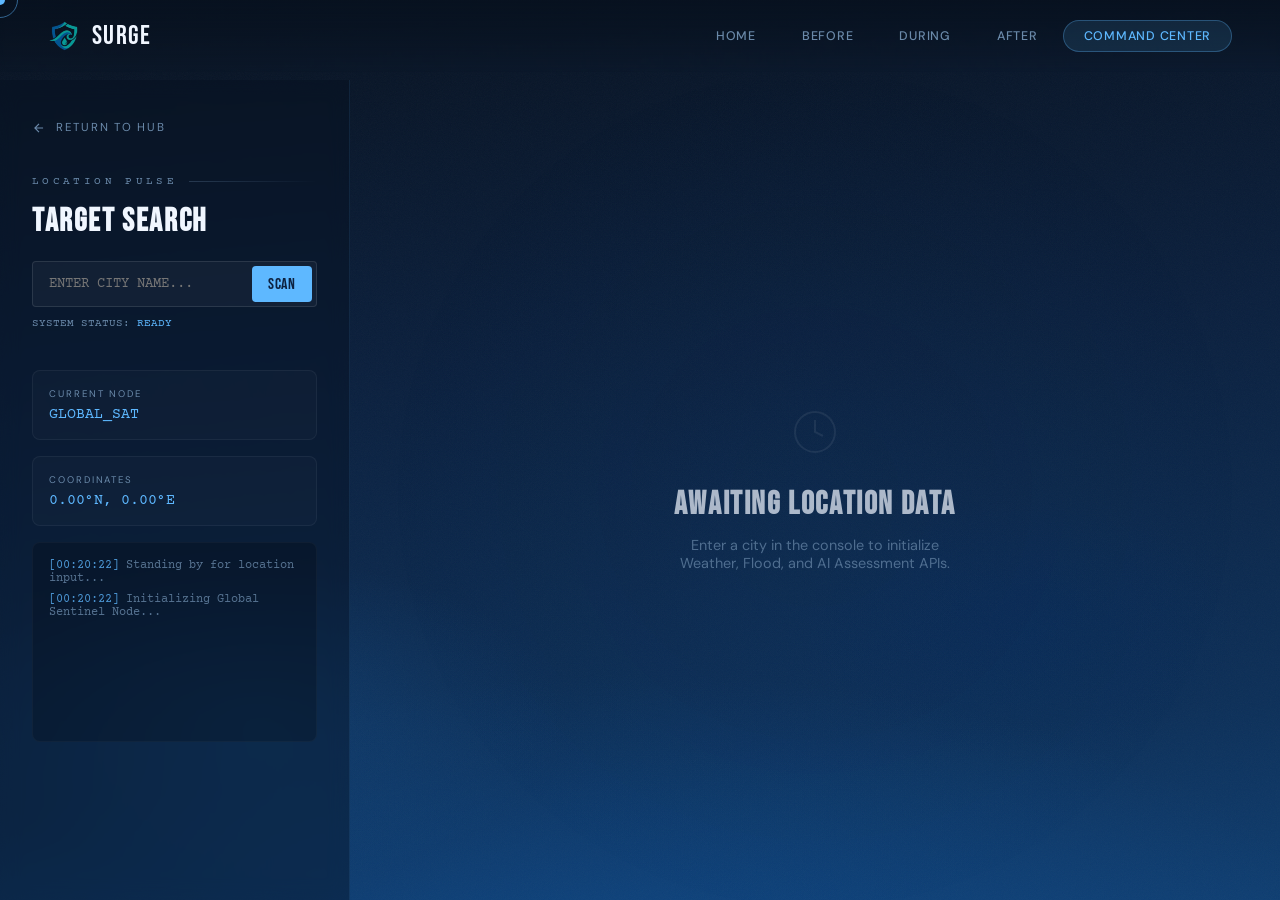
<file: radar.html>
<!DOCTYPE html>
<html lang="en">

<head>
    <meta charset="UTF-8" />
    <meta name="viewport" content="width=device-width, initial-scale=1.0" />
    <title>Surge | Data Scan System</title>
    <link
        href="https://fonts.googleapis.com/css2?family=Bebas+Neue&family=DM+Sans:ital,wght@0,300;0,400;0,500;0,700;1,300&family=Courier+Prime:wght@400;700&display=swap"
        rel="stylesheet" />
    <link rel="stylesheet" href="style.css" />
    <link rel="stylesheet" href="radar-style.css" />
    <link rel="icon" type="image/png" href="assets/logo.png">
</head>

<body>

    <div class="cursor" id="cursor"></div>
    <div class="cursor-ring" id="cursorRing"></div>

    <div class="bg-water">
        <div class="particles" id="particles"></div>
    </div>
    <div class="grain"></div>

    <div class="page">
        <nav>
            <div class="nav-logo">
                <a href="index.html">
                    <img src="assets/logo.png" alt="Surge Logo" />
                    Surge
                </a>
            </div>
            <div class="nav-toggle" id="navToggle"><span></span><span></span><span></span></div>
            <div class="nav-tabs" id="navTabs">
                <a href="index.html" class="nav-tab">Home</a>
                <a href="before.html" class="nav-tab">Before</a>
                <a href="during.html" class="nav-tab">During</a>
                <a href="after.html" class="nav-tab">After</a>
                <a href="detect.html" class="nav-tab active">Command Center</a>
            </div>
        </nav>

        <div class="radar-app-layout">
            <!-- Sidebar Controls -->
            <aside class="radar-sidebar">
                <a href="detect.html" class="back-link-inline">
                    <svg width="14" height="14" viewBox="0 0 24 24" fill="none" stroke="currentColor" stroke-width="2">
                        <path d="M19 12H5M12 19l-7-7 7-7" />
                    </svg>
                    Return to Hub
                </a>

                <div class="search-console">
                    <div class="section-label">Location Pulse</div>
                    <h2 style="font-family:'Bebas Neue'; letter-spacing: 0.05em; font-size: 2rem; margin-bottom: 20px;">
                        Target Search</h2>

                    <div class="search-box">
                        <input type="text" id="citySearch" placeholder="ENTER CITY NAME..." autocomplete="off">
                        <button id="searchBtn">SCAN</button>
                    </div>
                    <p style="font-size: 0.7rem; color: var(--muted); margin-top: 10px; font-family:'Courier Prime';">
                        SYSTEM STATUS: <span id="sysStatus" style="color:var(--foam)">READY</span>
                    </p>
                </div>

                <div class="active-readouts">
                    <div class="data-card tiny">
                        <div class="data-label">Current Node</div>
                        <div class="data-value" id="nodeName">GLOBAL_SAT</div>
                    </div>
                    <div class="data-card tiny">
                        <div class="data-label">Coordinates</div>
                        <div class="data-value" id="nodeCoords">0.00°N, 0.00°E</div>
                    </div>
                    <div class="data-card log-panel" id="logPanel"></div>
                </div>
            </aside>

            <!-- Main Intel Area -->
            <main class="radar-main">
                <div class="intel-dashboard" id="intelDashboard" style="display: none;">
                    <div class="dashboard-header">
                        <h3>SURGE AI INTELLIGENCE</h3>
                        <div class="live-indicator">
                            <div class="status-dot pulse"></div> ACTIVE SYNC
                        </div>
                    </div>

                    <div class="data-grid">
                        <div class="intel-card">
                            <div class="intel-label">Weather System</div>
                            <div class="intel-value" id="intelWeather">--</div>
                            <div class="intel-sub" id="intelRain">-- mm/h</div>
                        </div>
                        <div class="intel-card">
                            <div class="intel-label">Flood Tracking</div>
                            <div class="intel-value" id="intelFloodStatus">--</div>
                            <div class="intel-sub" id="intelDischarge">--</div>
                        </div>
                        <div class="intel-card">
                            <div class="intel-label">Threat Level</div>
                            <div class="intel-value" id="intelRiskScore">--</div>
                            <div class="intel-sub">Out of 10</div>
                        </div>
                    </div>

                    <div class="ai-review-panel">
                        <div class="ai-header">
                            <svg width="18" height="18" viewBox="0 0 24 24" fill="none" stroke="var(--foam)"
                                stroke-width="2">
                                <path
                                    d="M21 16V8a2 2 0 0 0-1-1.73l-7-4a2 2 0 0 0-2 0l-7 4A2 2 0 0 0 3 8v8a2 2 0 0 0 1 1.73l7 4a2 2 0 0 0 2 0l7-4A2 2 0 0 0 21 16z">
                                </path>
                                <polyline points="3.27 6.96 12 12.01 20.73 6.96"></polyline>
                                <line x1="12" y1="22.08" x2="12" y2="12"></line>
                            </svg>
                            <span>GROK AI ASSESSMENT</span>
                        </div>
                        <div class="ai-content" id="aiReviewText">Awaiting location input to commence AI heuristic
                            analysis...</div>
                    </div>
                </div>

                <div class="idle-state" id="idleState">
                    <div class="idle-icon">
                        <svg width="48" height="48" viewBox="0 0 24 24" fill="none" stroke="currentColor"
                            stroke-width="1">
                            <circle cx="12" cy="12" r="10" />
                            <path d="M12 6v6l4 2" />
                        </svg>
                    </div>
                    <h2>AWAITING LOCATION DATA</h2>
                    <p>Enter a city in the console to initialize Weather, Flood, and AI Assessment APIs.</p>
                </div>
            </main>
        </div>
    </div>

    <!-- Custom Target Disambiguation Modal -->
    <div class="custom-modal" id="targetModal" style="display: none;">
        <div class="modal-content">
            <h3>TARGET DISAMBIGUATION</h3>
            <p>Multiple nodes match the specified query. Select intended location:</p>
            <div class="modal-options" id="modalOptions">
                <!-- Buttons injected dynamically -->
            </div>
            <button class="modal-cancel" id="modalCancel">ABORT SCAN</button>
        </div>
    </div>

    <script src="script.js"></script>
    <script src="radar-script.js"></script>

</body>

</html>
</file>
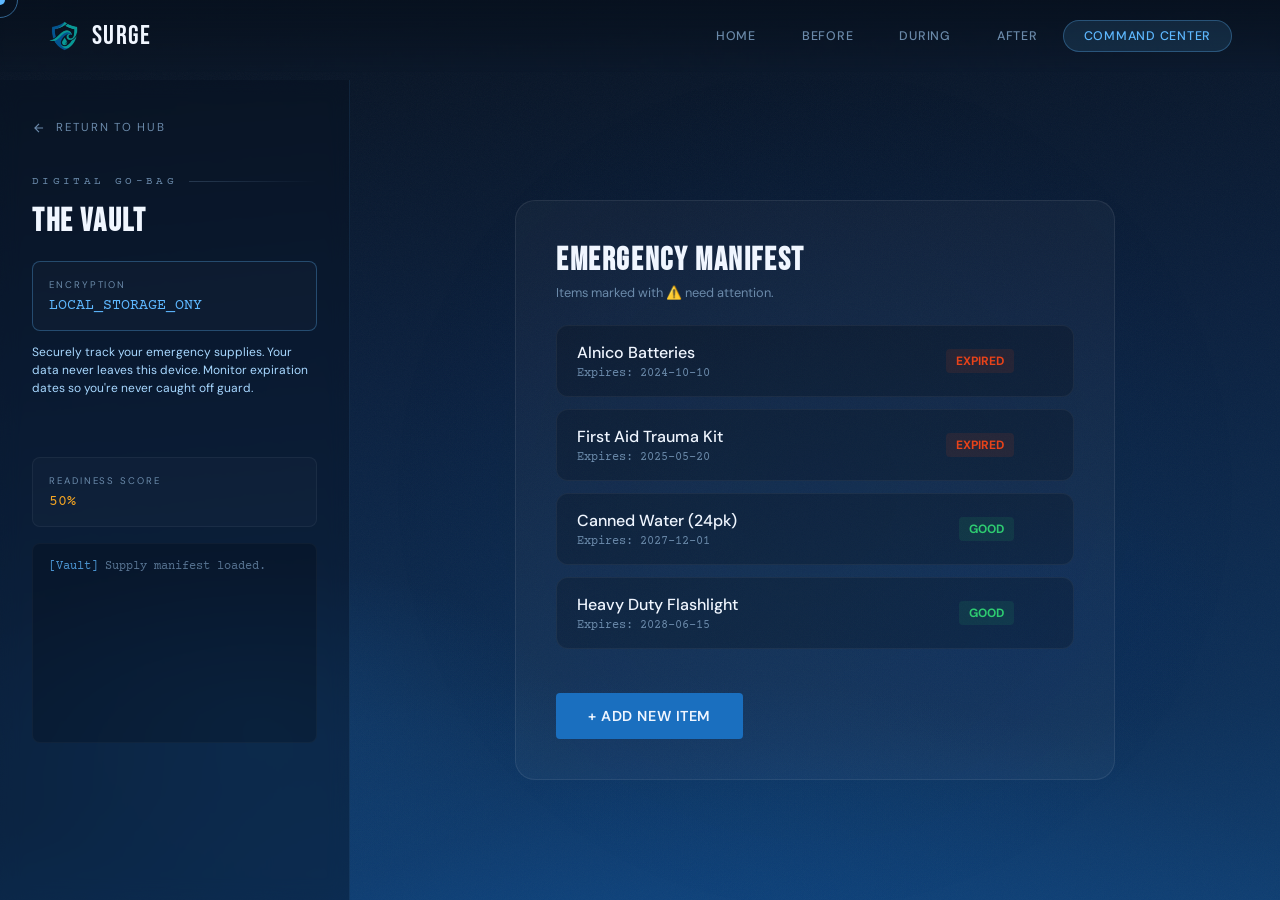
<file: vault.html>
<!DOCTYPE html>
<html lang="en">

<head>
    <meta charset="UTF-8" />
    <meta name="viewport" content="width=device-width, initial-scale=1.0" />
    <title>Surge | The Vault - Supply Tracker</title>
    <link
        href="https://fonts.googleapis.com/css2?family=Bebas+Neue&family=DM+Sans:ital,wght@0,300;0,400;0,500;0,700;1,300&family=Courier+Prime:wght@400;700&display=swap"
        rel="stylesheet" />
    <link rel="stylesheet" href="style.css" />
    <link rel="stylesheet" href="radar-style.css" />
    <link rel="stylesheet" href="vault-style.css" />
    <link rel="icon" type="image/png" href="assets/logo.png">
</head>

<body>

    <div class="cursor" id="cursor"></div>
    <div class="cursor-ring" id="cursorRing"></div>

    <div class="bg-water">
        <div class="particles" id="particles"></div>
    </div>
    <div class="grain"></div>

    <div class="page">
        <nav>
            <div class="nav-logo">
                <a href="index.html">
                    <img src="assets/logo.png" alt="Surge Logo" />
                    Surge
                </a>
            </div>
            <div class="nav-toggle" id="navToggle"><span></span><span></span><span></span></div>
            <div class="nav-tabs" id="navTabs">
                <a href="index.html" class="nav-tab">Home</a>
                <a href="before.html" class="nav-tab">Before</a>
                <a href="during.html" class="nav-tab">During</a>
                <a href="after.html" class="nav-tab">After</a>
                <a href="detect.html" class="nav-tab active">Command Center</a>
            </div>
        </nav>

        <div class="radar-app-layout">
            <aside class="radar-sidebar">
                <a href="detect.html" class="back-link-inline">
                    <svg width="14" height="14" viewBox="0 0 24 24" fill="none" stroke="currentColor" stroke-width="2">
                        <path d="M19 12H5M12 19l-7-7 7-7" />
                    </svg>
                    Return to Hub
                </a>

                <div class="search-console">
                    <div class="section-label">Digital Go-Bag</div>
                    <h2 style="font-family:'Bebas Neue'; letter-spacing: 0.05em; font-size: 2rem; margin-bottom: 20px;">
                        THE VAULT</h2>

                    <div class="data-card tiny" style="margin-bottom: 12px; border-color: rgba(94, 184, 255, 0.3);">
                        <div class="data-label">ENCRYPTION</div>
                        <div class="data-value">LOCAL_STORAGE_ONY</div>
                    </div>
                    
                    <p style="font-size: 0.75rem; color: var(--sky); line-height: 1.5; margin-bottom: 20px;">
                        Securely track your emergency supplies. Your data never leaves this device. Monitor expiration dates so you're never caught off guard.
                    </p>
                </div>

                <div class="active-readouts">
                    <div class="data-card tiny">
                        <div class="data-label">Readiness Score</div>
                        <div class="data-value" id="readinessScore">0%</div>
                    </div>
                    <div class="data-card log-panel" id="logPanel">
                        <div class="log-entry"><span style="color:var(--foam)">[Vault]</span> Supply manifest loaded.</div>
                    </div>
                </div>
            </aside>

            <main class="radar-main vault-main">
                <div class="vault-container">
                    <div class="vault-header">
                        <h3>EMERGENCY MANIFEST</h3>
                        <p>Items marked with ⚠️ need attention.</p>
                    </div>

                    <div class="supply-list" id="supplyList">
                        <!-- Items injected by JS -->
                    </div>

                    <div class="vault-actions">
                        <button class="btn-primary" id="addItemBtn">+ ADD NEW ITEM</button>
                    </div>
                </div>
            </main>
        </div>
    </div>

    <!-- Simple Add Item Modal -->
    <div class="custom-modal" id="itemModal" style="display: none;">
        <div class="modal-content">
            <h3>LOG NEW SUPPLY</h3>
            <div class="form-group">
                <label>ITEM NAME</label>
                <input type="text" id="itemName" placeholder="e.g. Canned Water, Batteries">
            </div>
            <div class="form-group">
                <label>EXPIRATION DATE</label>
                <input type="date" id="itemExp">
            </div>
            <div class="modal-actions">
                <button class="modal-cancel" id="closeModal">CANCEL</button>
                <button class="btn-primary" id="saveItem">SAVE TO VAULT</button>
            </div>
        </div>
    </div>

    <script src="script.js"></script>
    <script src="vault.js"></script>

</body>

</html>
</file>
<file: style.css>
:root {
    --navy: #0a1628;
    --deep: #0d2240;
    --water: #0e4d92;
    --tide: #1a6fbf;
    --foam: #5eb8ff;
    --sky: #a8d8ff;
    --white: #f0f6ff;
    --warning: #f5a623;
    --danger: #e8431a;
    --muted: #6b8aaa;
}

*,
*::before,
*::after {
    box-sizing: border-box;
    margin: 0;
    padding: 0;
}

html {
    scroll-behavior: smooth;
}

body {
    background: var(--navy);
    color: var(--white);
    font-family: 'DM Sans', sans-serif;
    overflow-x: hidden;
    cursor: none;
}

/* ── CUSTOM CURSOR ── */
.cursor {
    width: 10px;
    height: 10px;
    background: var(--foam);
    border-radius: 50%;
    position: fixed;
    top: 0;
    left: 0;
    pointer-events: none;
    z-index: 100000;
    transform: translate(-50%, -50%);
    transition: transform 0.1s, width 0.2s, height 0.2s, background 0.2s;
}

.cursor-ring {
    width: 36px;
    height: 36px;
    border: 1.5px solid var(--foam);
    border-radius: 50%;
    position: fixed;
    top: 0;
    left: 0;
    pointer-events: none;
    z-index: 99999;
    transform: translate(-50%, -50%);
    transition: transform 0.18s ease, width 0.2s, height 0.2s, opacity 0.2s;
    opacity: 0.5;
}

/* ── WATER BACKGROUND ── */
.bg-water {
    position: fixed;
    inset: 0;
    z-index: 0;
    background: linear-gradient(175deg, #07111f 0%, #0a1f3d 40%, #0c2f58 80%, #0e3d70 100%);
    overflow: hidden;
}

.bg-water::before {
    content: '';
    position: absolute;
    inset: 0;
    background:
        radial-gradient(ellipse 80% 50% at 50% 110%, rgba(14, 77, 146, 0.55) 0%, transparent 70%),
        radial-gradient(ellipse 40% 30% at 20% 80%, rgba(26, 111, 191, 0.2) 0%, transparent 60%),
        radial-gradient(ellipse 30% 25% at 80% 70%, rgba(5, 40, 90, 0.4) 0%, transparent 60%);
}

/* Animated wave lines */
.wave-lines {
    position: absolute;
    bottom: 0;
    left: 0;
    right: 0;
    height: 60%;
    overflow: hidden;
}

.wave-lines svg {
    width: 200%;
    animation: waveScroll 12s linear infinite;
}

.wave-lines svg:nth-child(2) {
    animation-delay: -6s;
    opacity: 0.4;
    position: absolute;
    bottom: 0;
}

@keyframes waveScroll {
    0% {
        transform: translateX(0);
    }

    100% {
        transform: translateX(-50%);
    }
}

/* Floating particles */
.particles {
    position: absolute;
    inset: 0;
}

.particle {
    position: absolute;
    width: 2px;
    height: 2px;
    background: var(--foam);
    border-radius: 50%;
    opacity: 0;
    animation: floatUp var(--dur, 8s) ease-in var(--delay, 0s) infinite;
}

@keyframes floatUp {
    0% {
        opacity: 0;
        transform: translateY(0) translateX(0);
    }

    10% {
        opacity: 0.6;
    }

    90% {
        opacity: 0.2;
    }

    100% {
        opacity: 0;
        transform: translateY(-60vh) translateX(var(--drift, 20px));
    }
}

/* Grain overlay */
.grain {
    position: fixed;
    inset: 0;
    z-index: 1;
    pointer-events: none;
    opacity: 0.04;
    background-image: url("data:image/svg+xml,%3Csvg viewBox='0 0 256 256' xmlns='http://www.w3.org/2000/svg'%3E%3Cfilter id='noise'%3E%3CfeTurbulence type='fractalNoise' baseFrequency='0.9' numOctaves='4' stitchTiles='stitch'/%3E%3C/filter%3E%3Crect width='100%25' height='100%25' filter='url(%23noise)'/%3E%3C/svg%3E");
    background-size: 200px 200px;
}

/* ── LAYOUT ── */
.page {
    position: relative;
    z-index: 2;
    min-height: 100vh;
}

/* ── NAV ── */
nav {
    position: fixed;
    top: 0;
    left: 0;
    right: 0;
    z-index: 100;
    display: flex;
    align-items: center;
    justify-content: space-between;
    padding: 20px 48px;
    background: linear-gradient(to bottom, rgba(7, 17, 31, 0.9), transparent);
    backdrop-filter: blur(2px);
}

.nav-logo a {
    text-decoration: none;
    color: inherit;
    display: flex;
    align-items: center;
    gap: 12px;
    font-family: 'Bebas Neue', sans-serif;
    font-size: 1.7rem;
    letter-spacing: 0.05em;
    color: var(--white);
    transition: opacity 0.2s;
}

.nav-logo a:hover {
    opacity: 0.8;
}

.nav-logo img {
    height: 32px;
    width: auto;
    display: block;
}

.nav-tabs {
    display: flex;
    gap: 4px;
}

.nav-tab {
    padding: 7px 20px;
    border-radius: 40px;
    font-size: 0.78rem;
    font-weight: 500;
    letter-spacing: 0.06em;
    text-transform: uppercase;
    color: var(--muted);
    text-decoration: none;
    transition: all 0.2s;
    border: 1px solid transparent;
}

.nav-tab:hover {
    color: var(--white);
    border-color: rgba(94, 184, 255, 0.2);
}

.nav-tab.active {
    background: rgba(94, 184, 255, 0.12);
    color: var(--foam);
    border-color: rgba(94, 184, 255, 0.3);
}

/* ── HERO ── */
.hero {
    min-height: 100vh;
    display: flex;
    flex-direction: column;
    justify-content: center;
    align-items: flex-start;
    padding: 140px 48px 130px;
    position: relative;
}

.hero-eyebrow {
    font-family: 'Courier Prime', monospace;
    font-size: 0.75rem;
    letter-spacing: 0.25em;
    color: var(--warning);
    text-transform: uppercase;
    margin-bottom: 20px;
    display: flex;
    align-items: center;
    gap: 10px;
    opacity: 0;
    animation: fadeUp 0.6s 0.2s forwards;
}

.hero-eyebrow::before {
    content: '';
    display: block;
    width: 32px;
    height: 1px;
    background: var(--warning);
}

.hero-title {
    font-family: 'Bebas Neue', sans-serif;
    font-size: clamp(4rem, 11vw, 9.5rem);
    line-height: 0.92;
    letter-spacing: 0.02em;
    color: var(--white);
    opacity: 0;
    animation: fadeUp 0.7s 0.35s forwards;
}

.hero-title .accent {
    color: var(--foam);
    display: block;
}

.hero-title .outline {
    -webkit-text-stroke: 2px var(--tide);
    color: transparent;
}

.hero-subtitle {
    margin-top: 28px;
    max-width: 480px;
    font-size: 1.05rem;
    line-height: 1.7;
    font-weight: 300;
    color: var(--sky);
    opacity: 0;
    animation: fadeUp 0.7s 0.5s forwards;
}

.hero-cta {
    margin-top: 40px;
    display: flex;
    gap: 16px;
    flex-wrap: wrap;
    opacity: 0;
    animation: fadeUp 0.7s 0.65s forwards;
}

.btn-primary {
    padding: 14px 32px;
    background: var(--tide);
    color: var(--white);
    border: none;
    border-radius: 4px;
    font-family: 'DM Sans', sans-serif;
    font-size: 0.9rem;
    font-weight: 600;
    letter-spacing: 0.04em;
    text-transform: uppercase;
    cursor: none;
    transition: background 0.2s, transform 0.15s;
    position: relative;
    overflow: hidden;
}

.btn-primary::after {
    content: '';
    position: absolute;
    inset: 0;
    background: linear-gradient(90deg, transparent 0%, rgba(255, 255, 255, 0.12) 50%, transparent 100%);
    transform: translateX(-100%);
    transition: transform 0.4s;
}

.btn-primary:hover {
    background: var(--water);
    transform: translateY(-2px);
}

.btn-primary:hover::after {
    transform: translateX(100%);
}

.btn-ghost {
    padding: 14px 32px;
    background: transparent;
    color: var(--foam);
    border: 1px solid rgba(94, 184, 255, 0.35);
    border-radius: 4px;
    font-family: 'DM Sans', sans-serif;
    font-size: 0.9rem;
    font-weight: 500;
    letter-spacing: 0.04em;
    text-transform: uppercase;
    cursor: none;
    transition: all 0.2s;
}

.btn-ghost:hover {
    background: rgba(94, 184, 255, 0.08);
    border-color: var(--foam);
}

/* Alert ribbon */
.alert-ribbon {
    position: absolute;
    bottom: 20px;
    left: 48px;
    right: 48px;
    background: rgba(245, 166, 35, 0.08);
    border: 1px solid rgba(245, 166, 35, 0.3);
    border-radius: 8px;
    padding: 14px 20px;
    display: flex;
    align-items: center;
    gap: 14px;
    font-size: 0.82rem;
    color: var(--warning);
    opacity: 0;
    animation: fadeUp 0.7s 0.8s forwards;
}

.alert-ribbon svg {
    flex-shrink: 0;
}

/* ── SECTION COMMON ── */
section {
    padding: 100px 48px;
    position: relative;
}

.section-label {
    font-family: 'Courier Prime', monospace;
    font-size: 0.7rem;
    letter-spacing: 0.3em;
    text-transform: uppercase;
    color: var(--muted);
    margin-bottom: 14px;
    display: flex;
    align-items: center;
    gap: 12px;
}

.section-label::after {
    content: '';
    flex: 1;
    height: 1px;
    background: linear-gradient(to right, rgba(107, 138, 170, 0.3), transparent);
}

.section-title {
    font-family: 'Bebas Neue', sans-serif;
    font-size: clamp(2.2rem, 5vw, 4rem);
    line-height: 1.05;
    letter-spacing: 0.02em;
    margin-bottom: 16px;
}

.section-desc {
    font-size: 0.95rem;
    font-weight: 300;
    line-height: 1.75;
    color: var(--sky);
    max-width: 520px;
    margin-bottom: 60px;
}

/* ── READINESS METER ── */
.meter-section {
    background: rgba(13, 34, 64, 0.6);
    border-top: 1px solid rgba(94, 184, 255, 0.08);
    border-bottom: 1px solid rgba(94, 184, 255, 0.08);
}

.meter-grid {
    display: grid;
    grid-template-columns: 1fr 1fr;
    gap: 80px;
    align-items: center;
}

.meter-visual {
    position: relative;
    display: flex;
    align-items: center;
    justify-content: center;
}

.meter-ring {
    width: 260px;
    height: 260px;
    position: relative;
}

.meter-ring svg {
    width: 100%;
    height: 100%;
    transform: rotate(-90deg);
}

.meter-ring .track {
    fill: none;
    stroke: rgba(94, 184, 255, 0.08);
    stroke-width: 12;
}

.meter-ring .fill {
    fill: none;
    stroke: url(#meterGrad);
    stroke-width: 12;
    stroke-linecap: round;
    stroke-dasharray: 691;
    stroke-dashoffset: 691;
    animation: fillMeter 1.8s 0.5s cubic-bezier(0.4, 0, 0.2, 1) forwards;
}

@keyframes fillMeter {
    to {
        stroke-dashoffset: 242;
    }

    /* ~65% */
}

.meter-center {
    position: absolute;
    inset: 0;
    display: flex;
    flex-direction: column;
    align-items: center;
    justify-content: center;
}

.meter-pct {
    font-family: 'Bebas Neue', sans-serif;
    font-size: 3.5rem;
    color: var(--foam);
    line-height: 1;
}

.meter-label {
    font-size: 0.72rem;
    letter-spacing: 0.15em;
    color: var(--muted);
    text-transform: uppercase;
}

/* Checklist */
.check-list {
    list-style: none;
    display: flex;
    flex-direction: column;
    gap: 16px;
}

.check-item {
    display: flex;
    align-items: flex-start;
    gap: 16px;
    padding: 18px 20px;
    background: rgba(255, 255, 255, 0.03);
    border: 1px solid rgba(255, 255, 255, 0.06);
    border-radius: 8px;
    transition: background 0.2s, border-color 0.2s, transform 0.2s;
    cursor: none;
}

.check-item:hover {
    background: rgba(94, 184, 255, 0.05);
    border-color: rgba(94, 184, 255, 0.2);
    transform: translateX(4px);
}

.check-item.done {
    border-color: rgba(94, 184, 255, 0.25);
}

.check-box {
    width: 22px;
    height: 22px;
    flex-shrink: 0;
    margin-top: 1px;
    border-radius: 4px;
    border: 1.5px solid var(--muted);
    display: flex;
    align-items: center;
    justify-content: center;
    transition: all 0.2s;
}

.check-item.done .check-box {
    background: var(--tide);
    border-color: var(--tide);
}

.check-item.done .check-box::after {
    content: '';
    width: 12px;
    height: 7px;
    border-left: 2px solid white;
    border-bottom: 2px solid white;
    transform: rotate(-45deg) translate(1px, -1px);
    display: block;
}

.check-text strong {
    display: block;
    font-size: 0.9rem;
    font-weight: 600;
    margin-bottom: 3px;
}

.check-text span {
    font-size: 0.8rem;
    color: var(--muted);
    font-weight: 300;
}

/* ── SUPPLY KIT ── */
.kit-grid {
    display: grid;
    grid-template-columns: repeat(auto-fill, minmax(200px, 1fr));
    gap: 16px;
}

.kit-card {
    background: rgba(255, 255, 255, 0.03);
    border: 1px solid rgba(255, 255, 255, 0.07);
    border-radius: 10px;
    padding: 24px 20px;
    transition: all 0.25s;
    cursor: none;
    position: relative;
    overflow: hidden;
}

.kit-card::before {
    content: '';
    position: absolute;
    top: 0;
    left: 0;
    right: 0;
    height: 3px;
    background: linear-gradient(90deg, var(--water), var(--foam));
    transform: scaleX(0);
    transform-origin: left;
    transition: transform 0.3s;
}

.kit-card:hover {
    background: rgba(94, 184, 255, 0.06);
    border-color: rgba(94, 184, 255, 0.2);
    transform: translateY(-4px);
}

.kit-card:hover::before {
    transform: scaleX(1);
}

.kit-icon {
    font-size: 2rem;
    margin-bottom: 14px;
    display: block;
}

.kit-name {
    font-weight: 600;
    font-size: 0.92rem;
    margin-bottom: 5px;
}

.kit-detail {
    font-size: 0.78rem;
    color: var(--muted);
    font-weight: 300;
    line-height: 1.5;
}

.kit-qty {
    position: absolute;
    top: 16px;
    right: 16px;
    font-family: 'Courier Prime', monospace;
    font-size: 0.7rem;
    color: var(--foam);
    background: rgba(94, 184, 255, 0.1);
    padding: 2px 8px;
    border-radius: 20px;
}

/* ── RISK ZONES ── */
.zone-section {}

.zone-grid {
    display: grid;
    grid-template-columns: repeat(3, 1fr);
    gap: 20px;
}

.zone-card {
    border-radius: 12px;
    padding: 32px 28px;
    position: relative;
    overflow: hidden;
    cursor: none;
    transition: transform 0.2s;
}

.zone-card:hover {
    transform: translateY(-5px);
}

.zone-card.high {
    background: linear-gradient(135deg, rgba(232, 67, 26, 0.15), rgba(232, 67, 26, 0.05));
    border: 1px solid rgba(232, 67, 26, 0.3);
}

.zone-card.medium {
    background: linear-gradient(135deg, rgba(245, 166, 35, 0.12), rgba(245, 166, 35, 0.04));
    border: 1px solid rgba(245, 166, 35, 0.25);
}

.zone-card.low {
    background: linear-gradient(135deg, rgba(94, 184, 255, 0.1), rgba(94, 184, 255, 0.03));
    border: 1px solid rgba(94, 184, 255, 0.2);
}

.zone-badge {
    display: inline-flex;
    align-items: center;
    gap: 7px;
    font-family: 'Courier Prime', monospace;
    font-size: 0.68rem;
    letter-spacing: 0.2em;
    text-transform: uppercase;
    padding: 4px 12px;
    border-radius: 20px;
    margin-bottom: 20px;
}

.zone-card.high .zone-badge {
    background: rgba(232, 67, 26, 0.15);
    color: #ff7a5c;
}

.zone-card.medium .zone-badge {
    background: rgba(245, 166, 35, 0.15);
    color: var(--warning);
}

.zone-card.low .zone-badge {
    background: rgba(94, 184, 255, 0.1);
    color: var(--foam);
}

.zone-badge::before {
    content: '';
    width: 6px;
    height: 6px;
    border-radius: 50%;
    animation: blink 1.8s infinite;
}

.zone-card.high .zone-badge::before {
    background: #ff7a5c;
}

.zone-card.medium .zone-badge::before {
    background: var(--warning);
}

.zone-card.low .zone-badge::before {
    background: var(--foam);
}

@keyframes blink {

    0%,
    100% {
        opacity: 1;
    }

    50% {
        opacity: 0.2;
    }
}

.zone-title {
    font-family: 'Bebas Neue', sans-serif;
    font-size: 1.8rem;
    margin-bottom: 12px;
}

.zone-desc {
    font-size: 0.82rem;
    color: var(--sky);
    line-height: 1.65;
    font-weight: 300;
    margin-bottom: 20px;
}

.zone-actions {
    list-style: none;
    display: flex;
    flex-direction: column;
    gap: 8px;
}

.zone-actions li {
    font-size: 0.8rem;
    color: var(--muted);
    display: flex;
    align-items: flex-start;
    gap: 8px;
}

.zone-actions li::before {
    content: '→';
    color: var(--foam);
    flex-shrink: 0;
}

/* ── EMERGENCY PLAN BUILDER ── */
.plan-section {
    background: rgba(7, 17, 31, 0.5);
}

.plan-grid {
    display: grid;
    grid-template-columns: 1fr 1fr;
    gap: 60px;
    align-items: start;
}

.plan-steps {
    display: flex;
    flex-direction: column;
    gap: 0;
}

.plan-step {
    display: flex;
    gap: 20px;
    padding: 28px 0;
    border-bottom: 1px solid rgba(255, 255, 255, 0.06);
    transition: all 0.2s;
}

.plan-step:first-child {
    padding-top: 0;
}

.plan-step:hover .step-num {
    background: var(--tide);
    color: white;
}

.step-num {
    width: 40px;
    height: 40px;
    flex-shrink: 0;
    border-radius: 8px;
    border: 1.5px solid rgba(94, 184, 255, 0.3);
    display: flex;
    align-items: center;
    justify-content: center;
    font-family: 'Courier Prime', monospace;
    font-size: 0.85rem;
    color: var(--foam);
    transition: all 0.2s;
}

.step-content strong {
    display: block;
    font-size: 0.95rem;
    margin-bottom: 5px;
}

.step-content p {
    font-size: 0.82rem;
    color: var(--muted);
    font-weight: 300;
    line-height: 1.6;
}

/* Form */
.plan-form {
    display: flex;
    flex-direction: column;
    gap: 20px;
}

.form-group {
    display: flex;
    flex-direction: column;
    gap: 8px;
}

.form-label {
    font-size: 0.75rem;
    letter-spacing: 0.12em;
    text-transform: uppercase;
    color: var(--muted);
    font-weight: 500;
}

.form-input,
.form-select {
    background: rgba(255, 255, 255, 0.04);
    border: 1px solid rgba(255, 255, 255, 0.1);
    border-radius: 6px;
    color: var(--white);
    font-family: 'DM Sans', sans-serif;
    font-size: 0.9rem;
    padding: 12px 16px;
    outline: none;
    transition: border-color 0.2s, background 0.2s;
    cursor: none;
}

.form-input:focus,
.form-select:focus {
    border-color: var(--foam);
    background: rgba(94, 184, 255, 0.05);
}

.form-input::placeholder {
    color: rgba(107, 138, 170, 0.5);
}

.form-select option {
    background: var(--deep);
}

.form-row {
    display: grid;
    grid-template-columns: 1fr 1fr;
    gap: 16px;
}

.form-note {
    font-size: 0.78rem;
    color: var(--muted);
    font-style: italic;
    margin-top: -8px;
}

/* ── BOTTOM STRIP ── */
.strip {
    background: rgba(14, 77, 146, 0.2);
    border-top: 1px solid rgba(94, 184, 255, 0.12);
    padding: 28px 48px;
    display: flex;
    align-items: center;
    justify-content: space-between;
}

.strip-text {
    font-size: 0.8rem;
    color: var(--muted);
}

.strip-text strong {
    color: var(--foam);
}

.strip-hotline {
    font-family: 'Courier Prime', monospace;
    font-size: 1.1rem;
    color: var(--warning);
    letter-spacing: 0.05em;
    display: flex;
    align-items: center;
    gap: 10px;
}

/* Scroll progress */
.scroll-bar {
    position: fixed;
    top: 0;
    left: 0;
    height: 3px;
    background: linear-gradient(to right, var(--water), var(--foam));
    z-index: 200;
    width: 0%;
    transition: width 0.1s;
}

/* Floating SOS */
.sos-btn {
    position: fixed;
    bottom: 32px;
    right: 32px;
    z-index: 100;
    width: 60px;
    height: 60px;
    border-radius: 50%;
    background: var(--danger);
    border: none;
    color: white;
    font-family: 'Bebas Neue', sans-serif;
    font-size: 1rem;
    letter-spacing: 0.1em;
    cursor: none;
    box-shadow: 0 0 0 0 rgba(232, 67, 26, 0.5);
    animation: sosPulse 2.5s ease-out infinite;
    transition: transform 0.15s;
}

.sos-btn:hover {
    transform: scale(1.1);
}

@keyframes sosPulse {
    0% {
        box-shadow: 0 0 0 0 rgba(232, 67, 26, 0.5);
    }

    70% {
        box-shadow: 0 0 0 20px rgba(232, 67, 26, 0);
    }

    100% {
        box-shadow: 0 0 0 0 rgba(232, 67, 26, 0);
    }
}

/* Animations */
@keyframes fadeUp {
    from {
        opacity: 0;
        transform: translateY(20px);
    }

    to {
        opacity: 1;
        transform: translateY(0);
    }
}

.reveal {
    opacity: 0;
    transform: translateY(24px);
    transition: opacity 0.6s ease, transform 0.6s ease;
}

.reveal.visible {
    opacity: 1;
    transform: none;
}

.reveal-delay-1 {
    transition-delay: 0.1s;
}

.reveal-delay-2 {
    transition-delay: 0.2s;
}

.reveal-delay-3 {
    transition-delay: 0.3s;
}

.reveal-delay-4 {
    transition-delay: 0.4s;
}

/* Divider */
.divider {
    height: 1px;
    background: linear-gradient(to right, transparent, rgba(94, 184, 255, 0.15), transparent);
    margin: 0 48px;
}

/* Responsive */
.nav-toggle {
    display: none;
    flex-direction: column;
    gap: 5px;
    cursor: pointer;
    z-index: 101;
}

.nav-toggle span {
    display: block;
    width: 25px;
    height: 2px;
    background: var(--foam);
    transition: all 0.3s ease;
}

/* Hamburger to X animation */
.nav-toggle.open span:nth-child(1) { transform: translateY(7px) rotate(45deg); }
.nav-toggle.open span:nth-child(2) { opacity: 0; }
.nav-toggle.open span:nth-child(3) { transform: translateY(-7px) rotate(-45deg); }

@media (max-width: 900px) {
    .nav-toggle {
        display: flex;
    }

    .nav-tabs {
        position: fixed;
        top: 0;
        right: -100%;
        width: 100%;
        height: 100vh;
        background: rgba(10, 22, 40, 0.98);
        backdrop-filter: blur(15px);
        flex-direction: column;
        align-items: center;
        justify-content: center;
        gap: 30px;
        transition: right 0.4s cubic-bezier(0.165, 0.84, 0.44, 1);
        z-index: 100;
        padding: 40px;
    }

    .nav-tabs.open {
        right: 0;
    }

    .nav-tab {
        font-size: 1.2rem;
        width: 100%;
        text-align: center;
        padding: 15px;
    }

    nav {
        padding: 16px 24px;
    }

    .hero,
    section {
        padding-left: 24px;
        padding-right: 24px;
    }

    /* Responsive Grid */
    @media (max-width: 1100px) {
        .hub-grid {
            grid-template-columns: repeat(2, 1fr);
        }
    }

    @media (max-width: 700px) {
        .hub-grid {
            grid-template-columns: 1fr;
            gap: 20px;
        }
        
        .hub-header h1 {
            font-size: 3rem;
        }

        .app-tile {
            padding: 24px;
        }
    }

    .meter-grid,
    .plan-grid {
        grid-template-columns: 1fr;
        gap: 40px;
    }

    .zone-grid {
        grid-template-columns: 1fr;
    }

    .strip {
        flex-direction: column;
        gap: 16px;
        text-align: center;
    }
}

/* --- Emergency SOS Modal --- */
.sos-modal-overlay {
    position: fixed;
    top: 0;
    left: 0;
    width: 100%;
    height: 100%;
    background: rgba(0, 0, 0, 0.85);
    backdrop-filter: blur(8px);
    z-index: 9999;
    display: none;
    align-items: center;
    justify-content: center;
    opacity: 0;
    transition: opacity 0.3s ease;
}

.sos-modal-overlay.active {
    display: flex;
    opacity: 1;
}

.sos-modal {
    background: #1a0a0a;
    border: 2px solid #ff4d4d;
    border-radius: 16px;
    padding: 40px;
    max-width: 450px;
    width: 90%;
    text-align: center;
    box-shadow: 0 0 50px rgba(255, 77, 77, 0.3);
    transform: scale(0.9);
    transition: transform 0.3s cubic-bezier(0.175, 0.885, 0.32, 1.275);
}

.sos-modal-overlay.active .sos-modal {
    transform: scale(1);
}

.sos-header {
    color: #ff4d4d;
    font-family: 'Bebas Neue', sans-serif;
    font-size: 3rem;
    line-height: 1.1;
    margin-bottom: 5px;
    letter-spacing: 2px;
}

.sos-sub {
    font-family: 'Courier Prime', monospace;
    color: var(--white);
    font-size: 0.9rem;
    margin-bottom: 30px;
    opacity: 0.8;
}

.sos-call-btn {
    display: block;
    width: 100%;
    background: #ff4d4d;
    color: white !important;
    text-decoration: none;
    padding: 20px;
    border-radius: 12px;
    font-weight: bold;
    font-size: 1.2rem;
    margin-bottom: 15px;
    transition: all 0.2s;
    box-shadow: 0 4px 15px rgba(255, 77, 77, 0.4);
}

.sos-call-btn:hover {
    background: #ff3333;
    transform: translateY(-2px);
}

.sos-dismiss {
    background: transparent;
    border: 1px solid rgba(255,255,255,0.2);
    color: var(--muted);
    padding: 10px 20px;
    border-radius: 8px;
    cursor: pointer;
    font-family: 'DM Sans', sans-serif;
    transition: all 0.2s;
}

.sos-dismiss:hover {
    background: rgba(255,255,255,0.05);
    color: var(--white);
}
</file>
<file: radar-style.css>
/* SURGE RADAR MODULE — Specialized Styles */

.radar-app-layout {
    display: grid;
    grid-template-columns: 350px 1fr;
    min-height: 100vh;
    padding-top: 80px;
    position: relative;
    z-index: 5;
}

@media (max-width: 900px) {
    .radar-app-layout {
        grid-template-columns: 1fr;
        flex-direction: column;
        padding-top: 80px; /* Space for fixed nav */
    }

    .radar-sidebar {
        width: 100%;
        height: auto;
        min-height: auto;
        border-right: none;
        border-bottom: 1px solid rgba(255, 255, 255, 0.1);
        padding: 20px;
    }

    .radar-main {
        padding: 20px;
        min-height: 500px;
    }

    .active-readouts {
        display: grid;
        grid-template-columns: 1fr 1fr;
        gap: 10px;
    }

    .log-panel {
        grid-column: span 2;
        max-height: 120px;
    }
}

@media (max-width: 600px) {
    .radar-header h1 {
        font-size: 1.5rem;
    }

    .viewport-container {
        height: 350px;
    }
}

/* Sidebar */
.radar-sidebar {
    background: rgba(7, 17, 31, 0.4);
    border-right: 1px solid rgba(94, 184, 255, 0.1);
    padding: 40px 32px;
    backdrop-filter: blur(10px);
    display: flex;
    flex-direction: column;
    gap: 40px;
}

.back-link-inline {
    display: flex;
    align-items: center;
    gap: 10px;
    font-size: 0.72rem;
    color: var(--muted);
    text-transform: uppercase;
    letter-spacing: 0.15em;
    text-decoration: none;
    transition: color 0.2s;
}

.back-link-inline:hover {
    color: var(--foam);
}

/* Search Console */
.search-box {
    display: flex;
    background: rgba(255, 255, 255, 0.04);
    border: 1px solid rgba(255, 255, 255, 0.1);
    border-radius: 4px;
    padding: 4px;
    margin-top: 20px;
}

.search-box input {
    background: transparent;
    border: none;
    color: var(--white);
    padding: 10px 12px;
    font-family: 'Courier Prime', monospace;
    font-size: 0.85rem;
    flex: 1;
    outline: none;
}

.search-box button {
    background: var(--foam);
    color: var(--deep);
    border: none;
    border-radius: 4px;
    padding: 0 16px;
    font-family: 'Bebas Neue', sans-serif;
    font-size: 1rem;
    letter-spacing: 0.05em;
    cursor: pointer;
    transition: background 0.2s;
}

.search-box button:hover {
    background: var(--white);
}

/* Data Cards */
.active-readouts {
    display: flex;
    flex-direction: column;
    gap: 16px;
}

.data-card.tiny {
    background: rgba(255, 255, 255, 0.02);
    border-radius: 8px;
    padding: 16px;
    border: 1px solid rgba(255, 255, 255, 0.05);
}

.data-label {
    font-size: 0.6rem;
    color: var(--muted);
    text-transform: uppercase;
    letter-spacing: 0.2em;
    margin-bottom: 6px;
}

.data-value {
    font-family: 'Courier Prime', monospace;
    font-size: 0.95rem;
    color: var(--foam);
}

/* Log Panel */
.log-panel {
    background: rgba(0, 0, 0, 0.2);
    border-radius: 8px;
    height: 200px;
    padding: 16px;
    font-family: 'Courier Prime', monospace;
    font-size: 0.75rem;
    overflow-y: hidden;
    display: flex;
    flex-direction: column;
    gap: 8px;
    border: 1px solid rgba(255, 255, 255, 0.03);
}

.log-entry {
    color: var(--muted);
    opacity: 0.8;
}

/* Intel Dashboard Setup */
.radar-main {
    display: flex;
    align-items: center;
    justify-content: center;
    padding: 40px;
    background: radial-gradient(circle at center, rgba(14, 77, 146, 0.05) 0%, transparent 70%);
}

.intel-dashboard {
    width: 100%;
    max-width: 800px;
    background: rgba(7, 17, 31, 0.6);
    border: 1px solid rgba(94, 184, 255, 0.15);
    border-radius: 12px;
    padding: 32px;
    backdrop-filter: blur(12px);
    display: flex;
    flex-direction: column;
    gap: 24px;
    box-shadow: 0 10px 40px rgba(0, 0, 0, 0.5);
    animation: fadeIn 0.5s ease-out;
}

@keyframes fadeIn {
    from {
        opacity: 0;
        transform: translateY(10px);
    }

    to {
        opacity: 1;
        transform: translateY(0);
    }
}

.dashboard-header {
    display: flex;
    justify-content: space-between;
    align-items: center;
    border-bottom: 1px solid rgba(255, 255, 255, 0.05);
    padding-bottom: 16px;
}

.dashboard-header h3 {
    font-family: 'Bebas Neue', sans-serif;
    font-size: 1.8rem;
    letter-spacing: 0.1em;
    color: var(--white);
    margin: 0;
}

.live-indicator {
    font-family: 'Courier Prime', monospace;
    font-size: 0.75rem;
    color: #2ecc71;
    display: flex;
    align-items: center;
    gap: 8px;
    letter-spacing: 0.1em;
}

.data-grid {
    display: grid;
    grid-template-columns: 1fr 1fr 1fr;
    gap: 20px;
}

@media (max-width: 600px) {
    .data-grid {
        grid-template-columns: 1fr;
    }
}

.intel-card {
    background: rgba(255, 255, 255, 0.02);
    border: 1px solid rgba(255, 255, 255, 0.05);
    border-radius: 8px;
    padding: 24px;
    position: relative;
    overflow: hidden;
    transition: all 0.3s ease;
}

.intel-card:hover {
    background: rgba(255, 255, 255, 0.04);
    border-color: rgba(94, 184, 255, 0.2);
}

.intel-icon {
    font-size: 2rem;
    margin-bottom: 12px;
    opacity: 0.8;
}

.intel-label {
    font-size: 0.7rem;
    color: var(--muted);
    text-transform: uppercase;
    letter-spacing: 0.15em;
    margin-bottom: 8px;
}

.intel-value {
    font-family: 'Bebas Neue', sans-serif;
    font-size: 2.2rem;
    color: var(--foam);
    line-height: 1;
    margin-bottom: 4px;
}

.intel-value.warning {
    color: var(--warning);
}

.intel-value.danger {
    color: var(--danger);
}

.intel-sub {
    font-family: 'Courier Prime', monospace;
    font-size: 0.8rem;
    color: var(--sky);
}

/* AI Review Panel */
.ai-review-panel {
    background: rgba(0, 0, 0, 0.3);
    border: 1px solid rgba(255, 255, 255, 0.06);
    border-radius: 8px;
    padding: 24px;
    margin-top: 8px;
}

.ai-header {
    display: flex;
    align-items: center;
    gap: 10px;
    font-family: 'Courier Prime', monospace;
    font-size: 0.8rem;
    color: var(--foam);
    margin-bottom: 16px;
    text-transform: uppercase;
    letter-spacing: 0.1em;
}

.ai-content {
    font-family: 'DM Sans', sans-serif;
    font-size: 0.95rem;
    line-height: 1.6;
    color: rgba(255, 255, 255, 0.85);
    white-space: pre-wrap;
}

/* The blinking typing cursor */
.typing-cursor::after {
    content: '▋';
    animation: blink 1s step-start infinite;
    color: var(--foam);
    margin-left: 4px;
}

@keyframes blink {
    50% {
        opacity: 0;
    }
}

/* Idle State */
.idle-state {
    display: flex;
    flex-direction: column;
    align-items: center;
    justify-content: center;
    text-align: center;
    color: var(--muted);
    opacity: 0.7;
    animation: pulseIdle 4s infinite;
}

@keyframes pulseIdle {

    0%,
    100% {
        opacity: 0.5;
    }

    50% {
        opacity: 0.8;
    }
}

.idle-icon {
    color: rgba(255, 255, 255, 0.1);
    margin-bottom: 24px;
}

.idle-state h2 {
    font-family: 'Bebas Neue', sans-serif;
    font-size: 2rem;
    letter-spacing: 0.05em;
    color: var(--white);
    margin: 0 0 12px 0;
}

.idle-state p {
    font-size: 0.9rem;
    max-width: 300px;
}

/* Custom Disambiguation Modal */
.custom-modal {
    position: fixed;
    top: 0; left: 0; width: 100vw; height: 100vh;
    background: rgba(0, 0, 0, 0.7);
    backdrop-filter: blur(8px);
    display: flex;
    justify-content: center;
    align-items: center;
    z-index: 100;
}

.modal-content {
    background: rgba(7, 17, 31, 0.95);
    border: 1px solid rgba(94, 184, 255, 0.3);
    border-radius: 12px;
    padding: 32px;
    max-width: 450px;
    width: 90%;
    color: var(--white);
    font-family: 'DM Sans', sans-serif;
    box-shadow: 0 10px 40px rgba(0,0,0,0.8);
    animation: fadeIn 0.3s ease-out;
}

.modal-content h3 {
    font-family: 'Bebas Neue', sans-serif;
    color: var(--foam);
    font-size: 1.8rem;
    letter-spacing: 0.1em;
    margin: 0 0 12px 0;
}

.modal-content p {
    font-size: 0.85rem;
    color: var(--muted);
    margin-bottom: 24px;
}

.modal-options {
    display: flex;
    flex-direction: column;
    gap: 12px;
    margin-bottom: 24px;
}

.modal-option-btn {
    background: rgba(255, 255, 255, 0.05);
    border: 1px solid rgba(255, 255, 255, 0.1);
    color: var(--foam);
    padding: 12px 16px;
    border-radius: 6px;
    text-align: left;
    cursor: pointer;
    transition: all 0.2s;
    font-family: 'Courier Prime', monospace;
    font-size: 0.85rem;
}

.modal-option-btn:hover {
    background: rgba(94, 184, 255, 0.15);
    border-color: rgba(94, 184, 255, 0.4);
    transform: translateX(5px);
}

.modal-cancel {
    background: transparent;
    border: 1px solid var(--danger);
    color: var(--danger);
    width: 100%;
    padding: 12px;
    border-radius: 6px;
    cursor: pointer;
    font-family: 'Bebas Neue', sans-serif;
    font-size: 1.1rem;
    letter-spacing: 0.05em;
    transition: background 0.2s;
}

.modal-cancel:hover {
    background: var(--danger);
    color: var(--white);
}
</file>
<file: beacon-style.css>
.beacon-main {
    display: flex;
    align-items: center;
    justify-content: center;
    padding: 40px;
}

.beacon-controls {
    max-width: 500px;
    width: 100%;
    display: flex;
    flex-direction: column;
    gap: 20px;
}

.beacon-card {
    background: rgba(255, 255, 255, 0.03);
    border: 1px solid rgba(255, 255, 255, 0.08);
    border-radius: 20px;
    padding: 30px;
    text-align: center;
    transition: all 0.3s cubic-bezier(0.4, 0, 0.2, 1);
    cursor: pointer;
    position: relative;
    overflow: hidden;
}

.beacon-card:hover {
    background: rgba(255, 255, 255, 0.06);
    border-color: rgba(94, 184, 255, 0.2);
    transform: translateY(-4px);
}

.main-trigger {
    padding: 50px 30px;
    border-width: 2px;
    background: radial-gradient(circle at center, rgba(232, 67, 26, 0.05) 0%, transparent 100%);
}

.main-trigger.active {
    border-color: var(--danger);
    background: rgba(232, 67, 26, 0.15);
    box-shadow: 0 0 50px rgba(232, 67, 26, 0.2);
}

.beacon-icon-glow {
    width: 80px;
    height: 80px;
    background: rgba(232, 67, 26, 0.1);
    border-radius: 50%;
    display: flex;
    align-items: center;
    justify-content: center;
    margin: 0 auto 24px;
    color: var(--danger);
    transition: all 0.3s;
}

.main-trigger.active .beacon-icon-glow {
    background: var(--danger);
    color: var(--white);
    box-shadow: 0 0 30px var(--danger);
    animation: beaconPulse 1s infinite;
}

@keyframes beaconPulse {
    0% {
        transform: scale(1);
        opacity: 1;
    }

    50% {
        transform: scale(1.15);
        opacity: 0.8;
    }

    100% {
        transform: scale(1);
        opacity: 1;
    }
}

.main-trigger h3 {
    font-family: 'Bebas Neue', sans-serif;
    font-size: 2.5rem;
    letter-spacing: 0.05em;
    margin-bottom: 8px;
}

.main-trigger p {
    font-family: 'Courier Prime', monospace;
    font-size: 0.8rem;
    color: var(--muted);
    text-transform: uppercase;
    margin-bottom: 24px;
}

.toggle-track {
    width: 60px;
    height: 30px;
    background: rgba(255, 255, 255, 0.1);
    border-radius: 20px;
    margin: 0 auto;
    position: relative;
    transition: background 0.3s;
}

.main-trigger.active .toggle-track {
    background: var(--danger);
}

.toggle-knob {
    width: 22px;
    height: 22px;
    background: var(--white);
    border-radius: 50%;
    position: absolute;
    top: 4px;
    left: 4px;
    transition: transform 0.3s cubic-bezier(0.68, -0.55, 0.265, 1.55);
}

.main-trigger.active .toggle-knob {
    transform: translateX(30px);
}

.control-grid {
    display: grid;
    grid-template-columns: 1fr 1fr;
    gap: 20px;
}

.sub-trigger {
    padding: 24px;
}

.sub-trigger.active {
    border-color: var(--foam);
    background: rgba(94, 184, 255, 0.1);
}

.sub-icon {
    font-size: 1.5rem;
    margin-bottom: 12px;
}

.sub-trigger h4 {
    font-family: 'Bebas Neue', sans-serif;
    font-size: 1.2rem;
    margin-bottom: 4px;
}

.sub-trigger p {
    font-size: 0.7rem;
    color: var(--muted);
}

.warning-box {
    background: rgba(245, 166, 35, 0.05);
    border: 1px solid rgba(245, 166, 35, 0.2);
    border-radius: 12px;
    padding: 16px;
    display: flex;
    gap: 12px;
    align-items: flex-start;
    color: var(--warning);
    font-size: 0.75rem;
    line-height: 1.4;
}

.warning-box svg {
    flex-shrink: 0;
    margin-top: 2px;
}

.strobe-overlay {
    position: fixed;
    inset: 0;
    z-index: 10000;
    display: none;
    /* Hidden by default */
    background: #fff;
    cursor: default;
    pointer-events: auto;
    align-items: center;
    justify-content: center;
}

.strobe-overlay.active {
    display: flex;
    /* Shown only when active */
}

.stop-strobe-btn {
    background: rgba(0, 0, 0, 0.8);
    border: 3px solid #fff;
    color: #fff;
    padding: 20px 40px;
    border-radius: 50px;
    font-family: 'Bebas Neue', sans-serif;
    font-size: 1.5rem;
    display: flex;
    flex-direction: column;
    align-items: center;
    gap: 10px;
    cursor: pointer;
    box-shadow: 0 0 30px rgba(0, 0, 0, 0.5);
    z-index: 10001;
    transition: transform 0.2s;
}

.stop-strobe-btn:hover {
    transform: scale(1.05);
    background: #000;
}

.strobe-overlay.flash-red {
    background: #ff0000;
}

.strobe-overlay.flash-white {
    background: #ffffff;
}
</file>
<file: vault-style.css>
.vault-main {
    padding: 30px;
    display: flex;
    justify-content: center;
}

.vault-container {
    max-width: 600px;
    width: 100%;
    background: rgba(255, 255, 255, 0.03);
    border: 1px solid rgba(255, 255, 255, 0.08);
    border-radius: 20px;
    padding: 40px;
    display: flex;
    flex-direction: column;
    gap: 24px;
}

.vault-header h3 {
    font-family: 'Bebas Neue', sans-serif;
    font-size: 2rem;
    letter-spacing: 0.05em;
    color: var(--white);
    margin-bottom: 4px;
}

.vault-header p {
    font-size: 0.8rem;
    color: var(--muted);
}

.supply-list {
    display: flex;
    flex-direction: column;
    gap: 12px;
}

.supply-item {
    background: rgba(0, 0, 0, 0.2);
    border: 1px solid rgba(255, 255, 255, 0.05);
    border-radius: 12px;
    padding: 16px 20px;
    display: flex;
    align-items: center;
    justify-content: space-between;
    transition: all 0.3s;
}

.supply-item:hover {
    border-color: var(--foam);
    background: rgba(255, 255, 255, 0.05);
}

.item-info {
    display: flex;
    flex-direction: column;
    gap: 4px;
}

.item-name {
    font-weight: 500;
    color: var(--white);
    font-size: 1rem;
}

.item-date {
    font-family: 'Courier Prime', monospace;
    font-size: 0.75rem;
    color: var(--muted);
}

.item-status {
    font-size: 0.75rem;
    font-weight: bold;
    text-transform: uppercase;
    padding: 4px 10px;
    border-radius: 4px;
}

.status-ok {
    color: #2ecc71;
    background: rgba(46, 204, 113, 0.1);
}

.status-expiring {
    color: var(--warning);
    background: rgba(245, 166, 35, 0.1);
}

.status-expired {
    color: var(--danger);
    background: rgba(232, 67, 26, 0.1);
}

.vault-actions {
    margin-top: 20px;
}

/* Modal styling refinement */
.form-group {
    margin: 20px 0;
    text-align: left;
}

.form-group label {
    display: block;
    font-size: 0.7rem;
    color: var(--foam);
    margin-bottom: 8px;
    font-family: 'Courier Prime', monospace;
}

.form-group input {
    width: 100%;
    background: rgba(0, 0, 0, 0.3);
    border: 1px solid rgba(255, 255, 255, 0.1);
    border-radius: 4px;
    padding: 12px;
    color: white;
    font-family: 'DM Sans', sans-serif;
}

.modal-actions {
    display: flex;
    gap: 10px;
    margin-top: 30px;
}

.delete-btn {
    opacity: 0;
    cursor: pointer;
    color: var(--danger);
    padding: 5px;
    transition: opacity 0.3s;
}

.supply-item:hover .delete-btn {
    opacity: 0.6;
}

.delete-btn:hover {
    opacity: 1 !important;
}
</file>
